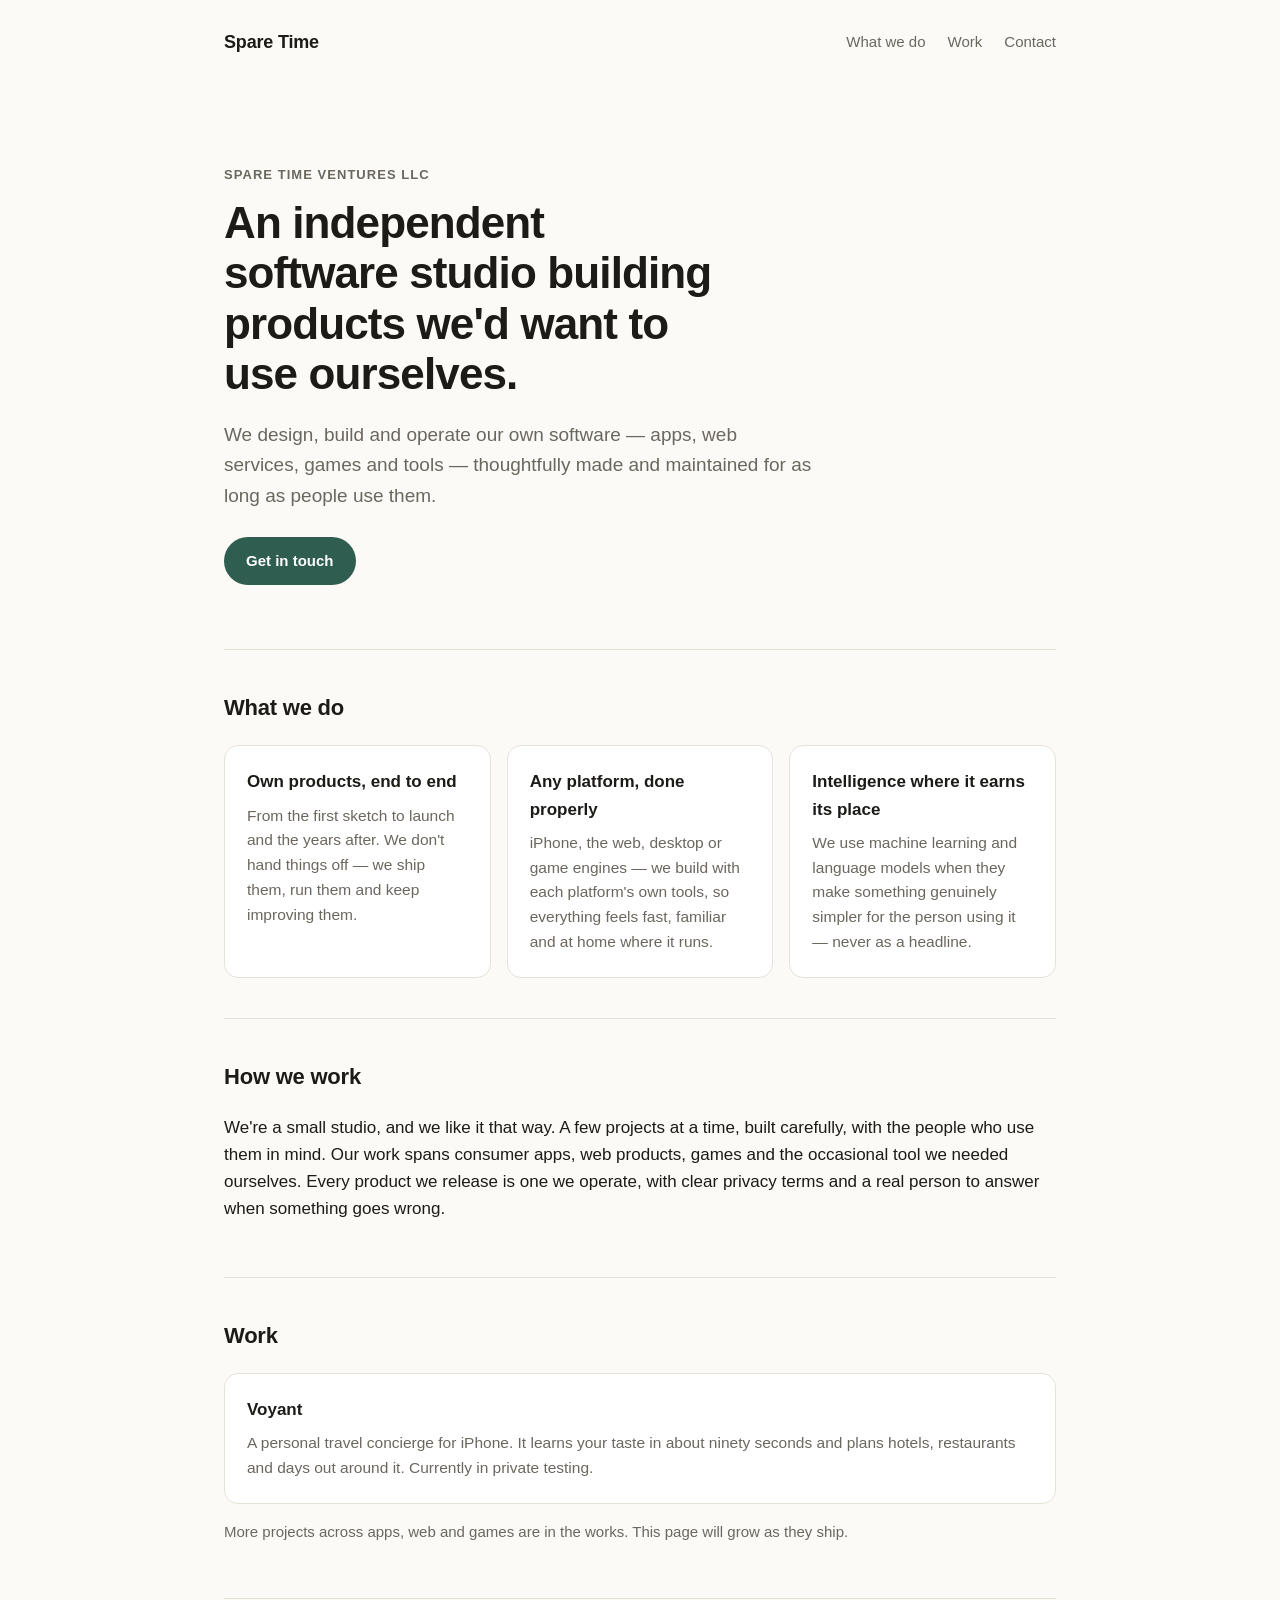
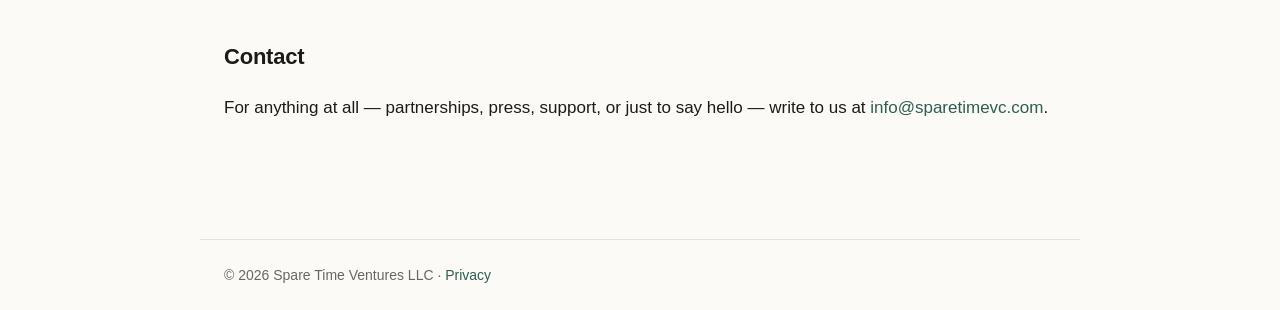
<file: index.html>
<!doctype html>
<html lang="en">
<head>
  <meta charset="utf-8">
  <meta name="viewport" content="width=device-width, initial-scale=1">
  <title>Spare Time — an independent software studio</title>
  <meta name="description" content="Spare Time Ventures LLC is an independent software studio. We design, build and operate our own products — apps, web services, games and tools — made with care.">
  <link rel="icon" href="favicon.svg" type="image/svg+xml">
  <link rel="canonical" href="https://sparetimevc.com/">
  <meta property="og:title" content="Spare Time — an independent software studio">
  <meta property="og:description" content="We design, build and operate our own products — apps, web services, games and tools — made with care.">
  <meta property="og:url" content="https://sparetimevc.com/">
  <meta property="og:type" content="website">
  <link rel="stylesheet" href="style.css">
</head>
<body>
  <header class="top">
    <a class="wordmark" href="./">Spare Time</a>
    <nav>
      <a href="#what">What we do</a>
      <a href="#work">Work</a>
      <a href="#contact">Contact</a>
    </nav>
  </header>

  <main>
    <section class="hero">
      <p class="eyebrow">Spare Time Ventures LLC</p>
      <h1>An independent software studio building products we'd want to use ourselves.</h1>
      <p class="lede">We design, build and operate our own software — apps, web services, games and tools — thoughtfully made and maintained for as long as people use them.</p>
      <a class="button" href="#contact">Get in touch</a>
    </section>

    <section id="what">
      <h2>What we do</h2>
      <div class="grid">
        <article>
          <h3>Own products, end to end</h3>
          <p>From the first sketch to launch and the years after. We don't hand things off — we ship them, run them and keep improving them.</p>
        </article>
        <article>
          <h3>Any platform, done properly</h3>
          <p>iPhone, the web, desktop or game engines — we build with each platform's own tools, so everything feels fast, familiar and at home where it runs.</p>
        </article>
        <article>
          <h3>Intelligence where it earns its place</h3>
          <p>We use machine learning and language models when they make something genuinely simpler for the person using it — never as a headline.</p>
        </article>
      </div>
    </section>

    <section id="how">
      <h2>How we work</h2>
      <p>We're a small studio, and we like it that way. A few projects at a time, built carefully, with the people who use them in mind. Our work spans consumer apps, web products, games and the occasional tool we needed ourselves. Every product we release is one we operate, with clear privacy terms and a real person to answer when something goes wrong.</p>
    </section>

    <section id="work">
      <h2>Work</h2>
      <article class="project">
        <h3>Voyant</h3>
        <p>A personal travel concierge for iPhone. It learns your taste in about ninety seconds and plans hotels, restaurants and days out around it. Currently in private testing.</p>
      </article>
      <p class="muted">More projects across apps, web and games are in the works. This page will grow as they ship.</p>
    </section>

    <section id="contact">
      <h2>Contact</h2>
      <p>For anything at all — partnerships, press, support, or just to say hello — write to us at <a href="mailto:info@sparetimevc.com">info@sparetimevc.com</a>.</p>
    </section>
  </main>

  <footer>
    <p>© 2026 Spare Time Ventures LLC · <a href="privacy.html">Privacy</a></p>
  </footer>
</body>
</html>
</file>
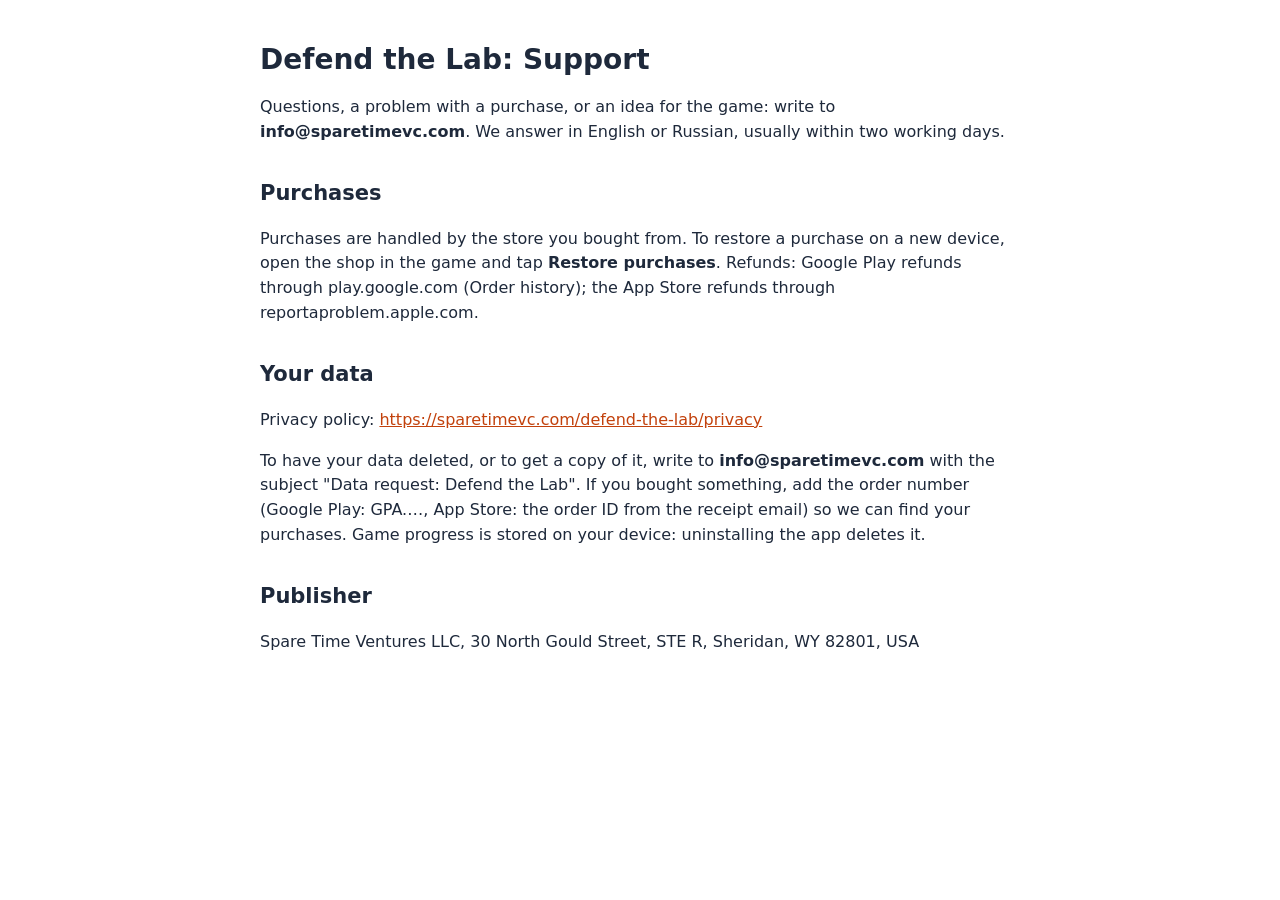
<file: defend-the-lab/index.html>
<!doctype html>
<html lang="en">
<head>
<meta charset="utf-8">
<meta name="viewport" content="width=device-width, initial-scale=1">
<title>Defend the Lab Support</title>
<style>
  body { margin: 0 auto; max-width: 760px; padding: 24px 16px 64px; font: 16px/1.55 -apple-system, system-ui, sans-serif; color: #1e293b; background: #fff; }
  h1 { font-size: 28px; line-height: 1.2; } h2 { font-size: 21px; margin-top: 32px; } h3 { font-size: 17px; }
  a { color: #c2410c; word-break: break-word; }
  table { border-collapse: collapse; width: 100%; display: block; overflow-x: auto; font-size: 14px; }
  th, td { border: 1px solid #e2e8f0; padding: 6px 8px; text-align: left; vertical-align: top; }
  th { background: #f8fafc; }
  @media (prefers-color-scheme: dark) { body { background: #0f172a; color: #e2e8f0; } a { color: #fb923c; } th { background: #1e293b; } th, td { border-color: #334155; } }
</style>
</head>
<body>
<h1>Defend the Lab: Support</h1>
<p>Questions, a problem with a purchase, or an idea for the game: write to <strong>info@sparetimevc.com</strong>. We answer in English or Russian, usually within two working days.</p>
<h2>Purchases</h2>
<p>Purchases are handled by the store you bought from. To restore a purchase on a new device, open the shop in the game and tap <strong>Restore purchases</strong>. Refunds: Google Play refunds through play.google.com (Order history); the App Store refunds through reportaproblem.apple.com.</p>
<h2>Your data</h2>
<p>Privacy policy: <a href="https://sparetimevc.com/defend-the-lab/privacy">https://sparetimevc.com/defend-the-lab/privacy</a></p>
<p>To have your data deleted, or to get a copy of it, write to <strong>info@sparetimevc.com</strong> with the subject "Data request: Defend the Lab". If you bought something, add the order number (Google Play: GPA.…, App Store: the order ID from the receipt email) so we can find your purchases. Game progress is stored on your device: uninstalling the app deletes it.</p>
<h2>Publisher</h2>
<p>Spare Time Ventures LLC, 30 North Gould Street, STE R, Sheridan, WY 82801, USA</p>
</body>
</html>
</file>
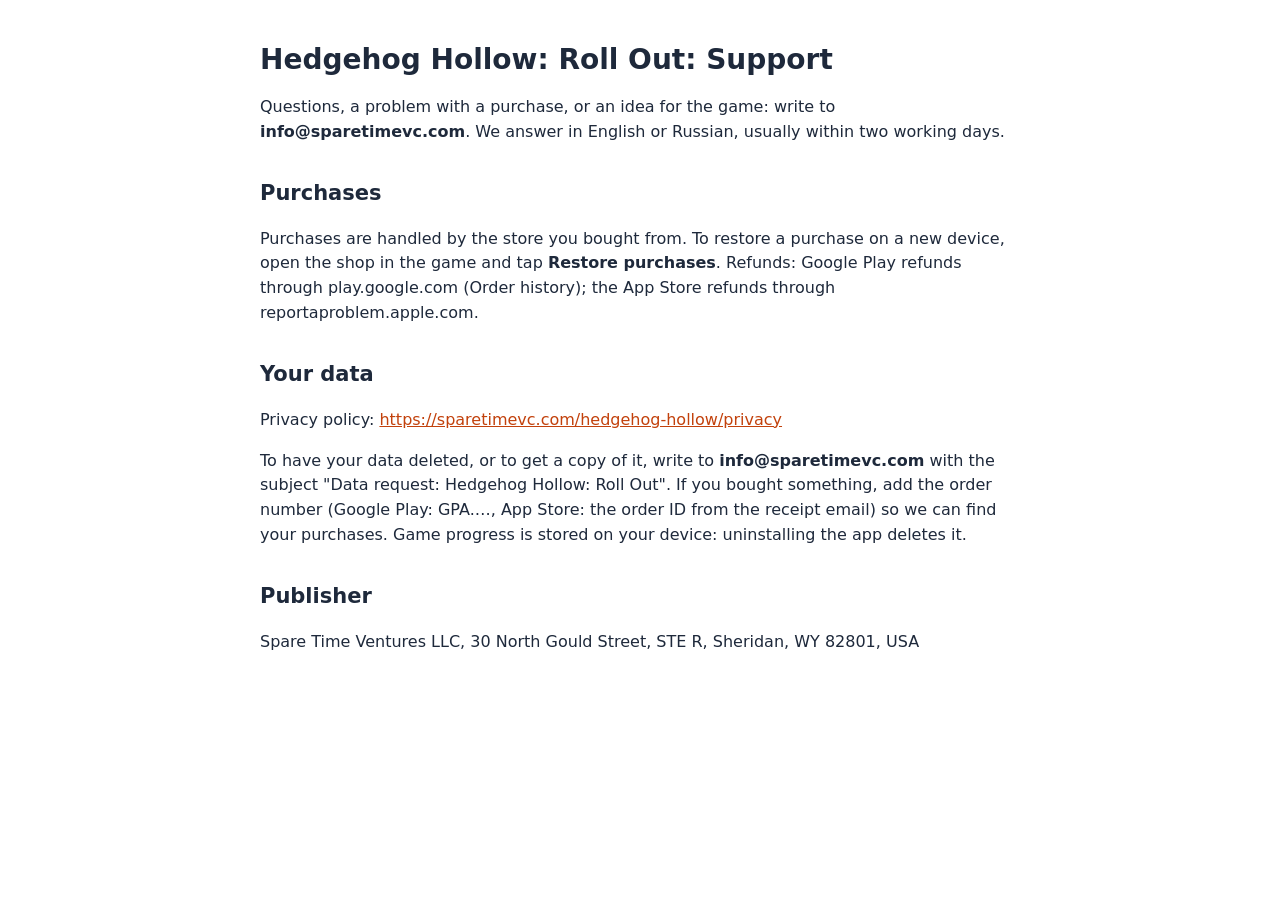
<file: hedgehog-hollow/index.html>
<!doctype html>
<html lang="en">
<head>
<meta charset="utf-8">
<meta name="viewport" content="width=device-width, initial-scale=1">
<title>Hedgehog Hollow: Roll Out Support</title>
<style>
  body { margin: 0 auto; max-width: 760px; padding: 24px 16px 64px; font: 16px/1.55 -apple-system, system-ui, sans-serif; color: #1e293b; background: #fff; }
  h1 { font-size: 28px; line-height: 1.2; } h2 { font-size: 21px; margin-top: 32px; } h3 { font-size: 17px; }
  a { color: #c2410c; word-break: break-word; }
  table { border-collapse: collapse; width: 100%; display: block; overflow-x: auto; font-size: 14px; }
  th, td { border: 1px solid #e2e8f0; padding: 6px 8px; text-align: left; vertical-align: top; }
  th { background: #f8fafc; }
  @media (prefers-color-scheme: dark) { body { background: #0f172a; color: #e2e8f0; } a { color: #fb923c; } th { background: #1e293b; } th, td { border-color: #334155; } }
</style>
</head>
<body>
<h1>Hedgehog Hollow: Roll Out: Support</h1>
<p>Questions, a problem with a purchase, or an idea for the game: write to <strong>info@sparetimevc.com</strong>. We answer in English or Russian, usually within two working days.</p>
<h2>Purchases</h2>
<p>Purchases are handled by the store you bought from. To restore a purchase on a new device, open the shop in the game and tap <strong>Restore purchases</strong>. Refunds: Google Play refunds through play.google.com (Order history); the App Store refunds through reportaproblem.apple.com.</p>
<h2>Your data</h2>
<p>Privacy policy: <a href="https://sparetimevc.com/hedgehog-hollow/privacy">https://sparetimevc.com/hedgehog-hollow/privacy</a></p>
<p>To have your data deleted, or to get a copy of it, write to <strong>info@sparetimevc.com</strong> with the subject "Data request: Hedgehog Hollow: Roll Out". If you bought something, add the order number (Google Play: GPA.…, App Store: the order ID from the receipt email) so we can find your purchases. Game progress is stored on your device: uninstalling the app deletes it.</p>
<h2>Publisher</h2>
<p>Spare Time Ventures LLC, 30 North Gould Street, STE R, Sheridan, WY 82801, USA</p>
</body>
</html>
</file>
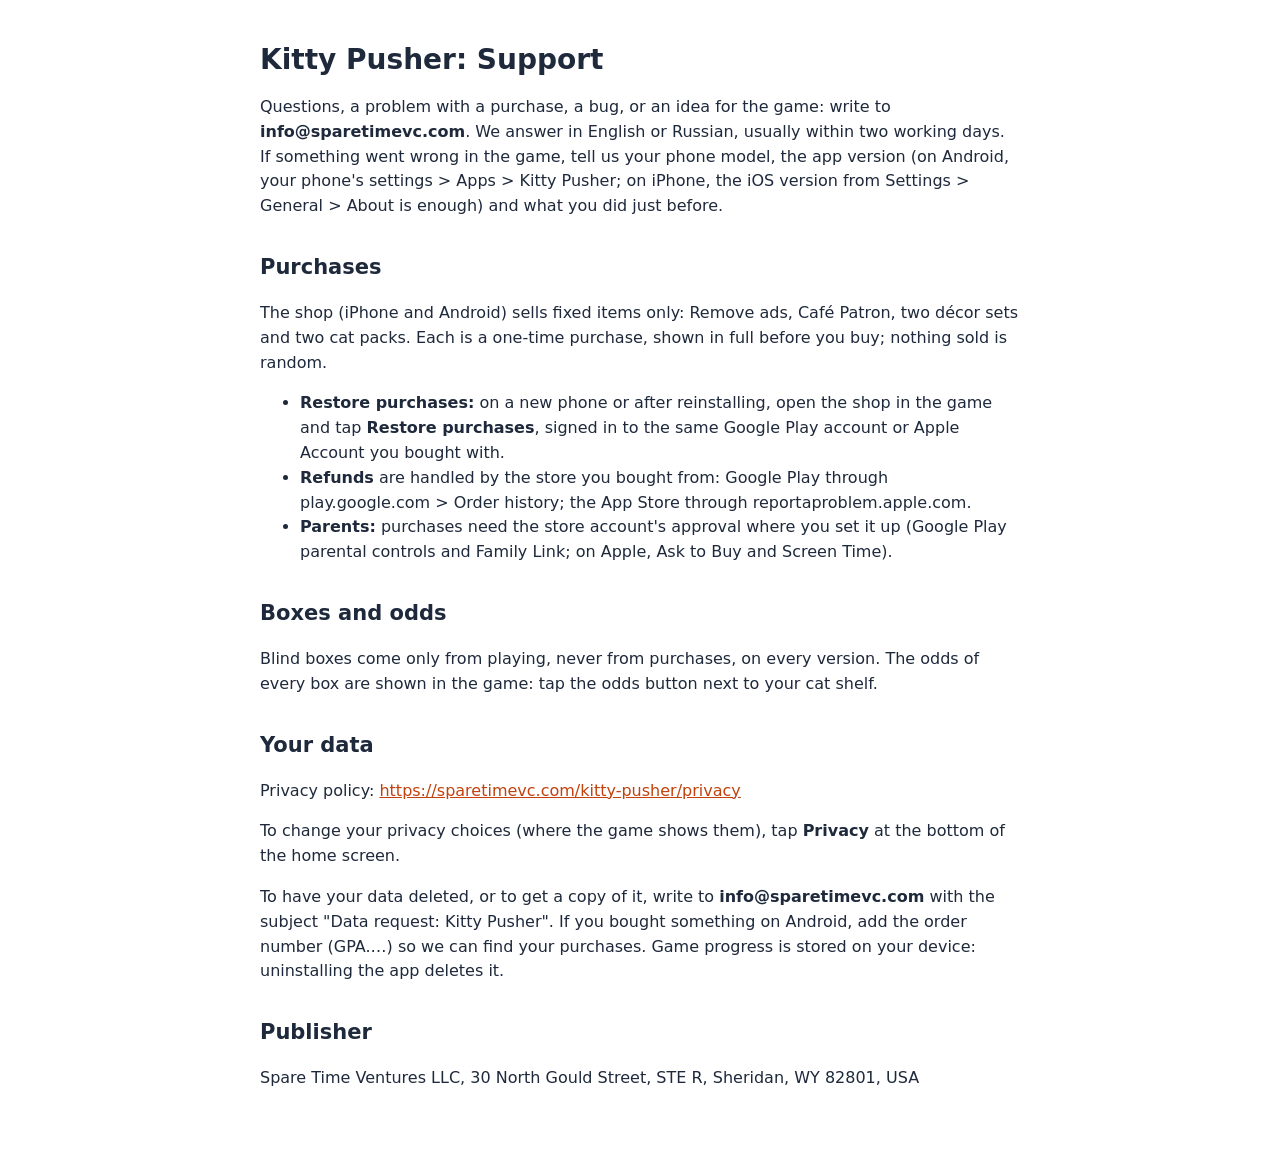
<file: kitty-pusher/index.html>
<!doctype html>
<html lang="en">
<head>
<meta charset="utf-8">
<meta name="viewport" content="width=device-width, initial-scale=1">
<title>Kitty Pusher Support</title>
<style>
  body { margin: 0 auto; max-width: 760px; padding: 24px 16px 64px; font: 16px/1.55 -apple-system, system-ui, sans-serif; color: #1e293b; background: #fff; }
  h1 { font-size: 28px; line-height: 1.2; } h2 { font-size: 21px; margin-top: 32px; } h3 { font-size: 17px; }
  a { color: #c2410c; word-break: break-word; }
  table { border-collapse: collapse; width: 100%; display: block; overflow-x: auto; font-size: 14px; }
  th, td { border: 1px solid #e2e8f0; padding: 6px 8px; text-align: left; vertical-align: top; }
  th { background: #f8fafc; }
  @media (prefers-color-scheme: dark) { body { background: #0f172a; color: #e2e8f0; } a { color: #fb923c; } th { background: #1e293b; } th, td { border-color: #334155; } }
</style>
</head>
<body>
<h1>Kitty Pusher: Support</h1>
<p>Questions, a problem with a purchase, a bug, or an idea for the game: write to <strong>info@sparetimevc.com</strong>. We answer in English or Russian, usually within two working days. If something went wrong in the game, tell us your phone model, the app version (on Android, your phone's settings &gt; Apps &gt; Kitty Pusher; on iPhone, the iOS version from Settings &gt; General &gt; About is enough) and what you did just before.</p>
<h2>Purchases</h2>
<p>The shop (iPhone and Android) sells fixed items only: Remove ads, Café Patron, two décor sets and two cat packs. Each is a one-time purchase, shown in full before you buy; nothing sold is random.</p>
<ul><li><strong>Restore purchases:</strong> on a new phone or after reinstalling, open the shop in the game and tap <strong>Restore purchases</strong>, signed in to the same Google Play account or Apple Account you bought with.</li><li><strong>Refunds</strong> are handled by the store you bought from: Google Play through play.google.com &gt; Order history; the App Store through reportaproblem.apple.com.</li><li><strong>Parents:</strong> purchases need the store account's approval where you set it up (Google Play parental controls and Family Link; on Apple, Ask to Buy and Screen Time).</li></ul>
<h2>Boxes and odds</h2>
<p>Blind boxes come only from playing, never from purchases, on every version. The odds of every box are shown in the game: tap the odds button next to your cat shelf.</p>
<h2>Your data</h2>
<p>Privacy policy: <a href="https://sparetimevc.com/kitty-pusher/privacy">https://sparetimevc.com/kitty-pusher/privacy</a></p>
<p>To change your privacy choices (where the game shows them), tap <strong>Privacy</strong> at the bottom of the home screen.</p>
<p>To have your data deleted, or to get a copy of it, write to <strong>info@sparetimevc.com</strong> with the subject "Data request: Kitty Pusher". If you bought something on Android, add the order number (GPA.…) so we can find your purchases. Game progress is stored on your device: uninstalling the app deletes it.</p>
<h2>Publisher</h2>
<p>Spare Time Ventures LLC, 30 North Gould Street, STE R, Sheridan, WY 82801, USA</p>
</body>
</html>
</file>
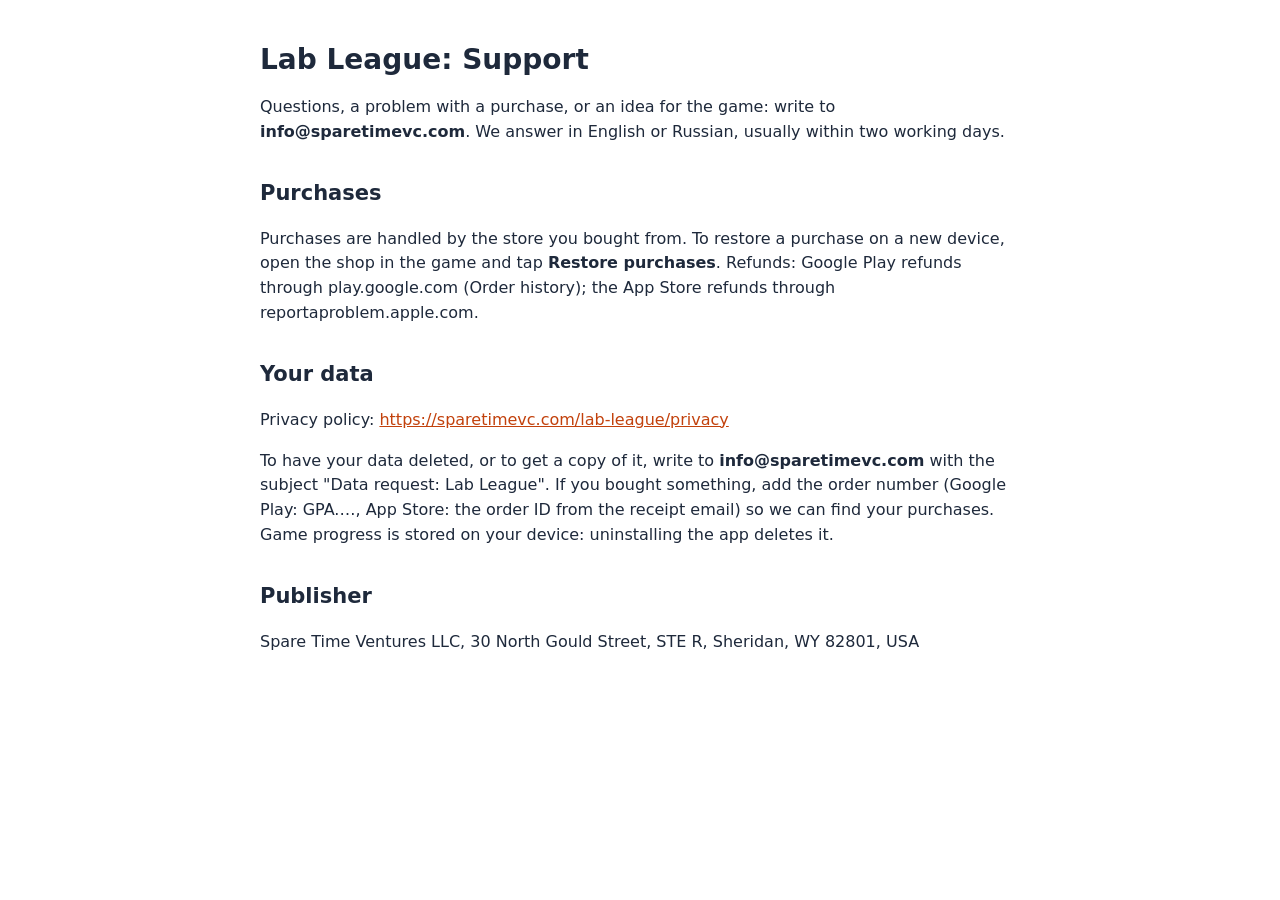
<file: lab-league/index.html>
<!doctype html>
<html lang="en">
<head>
<meta charset="utf-8">
<meta name="viewport" content="width=device-width, initial-scale=1">
<title>Lab League Support</title>
<style>
  body { margin: 0 auto; max-width: 760px; padding: 24px 16px 64px; font: 16px/1.55 -apple-system, system-ui, sans-serif; color: #1e293b; background: #fff; }
  h1 { font-size: 28px; line-height: 1.2; } h2 { font-size: 21px; margin-top: 32px; } h3 { font-size: 17px; }
  a { color: #c2410c; word-break: break-word; }
  table { border-collapse: collapse; width: 100%; display: block; overflow-x: auto; font-size: 14px; }
  th, td { border: 1px solid #e2e8f0; padding: 6px 8px; text-align: left; vertical-align: top; }
  th { background: #f8fafc; }
  @media (prefers-color-scheme: dark) { body { background: #0f172a; color: #e2e8f0; } a { color: #fb923c; } th { background: #1e293b; } th, td { border-color: #334155; } }
</style>
</head>
<body>
<h1>Lab League: Support</h1>
<p>Questions, a problem with a purchase, or an idea for the game: write to <strong>info@sparetimevc.com</strong>. We answer in English or Russian, usually within two working days.</p>
<h2>Purchases</h2>
<p>Purchases are handled by the store you bought from. To restore a purchase on a new device, open the shop in the game and tap <strong>Restore purchases</strong>. Refunds: Google Play refunds through play.google.com (Order history); the App Store refunds through reportaproblem.apple.com.</p>
<h2>Your data</h2>
<p>Privacy policy: <a href="https://sparetimevc.com/lab-league/privacy">https://sparetimevc.com/lab-league/privacy</a></p>
<p>To have your data deleted, or to get a copy of it, write to <strong>info@sparetimevc.com</strong> with the subject "Data request: Lab League". If you bought something, add the order number (Google Play: GPA.…, App Store: the order ID from the receipt email) so we can find your purchases. Game progress is stored on your device: uninstalling the app deletes it.</p>
<h2>Publisher</h2>
<p>Spare Time Ventures LLC, 30 North Gould Street, STE R, Sheridan, WY 82801, USA</p>
</body>
</html>
</file>
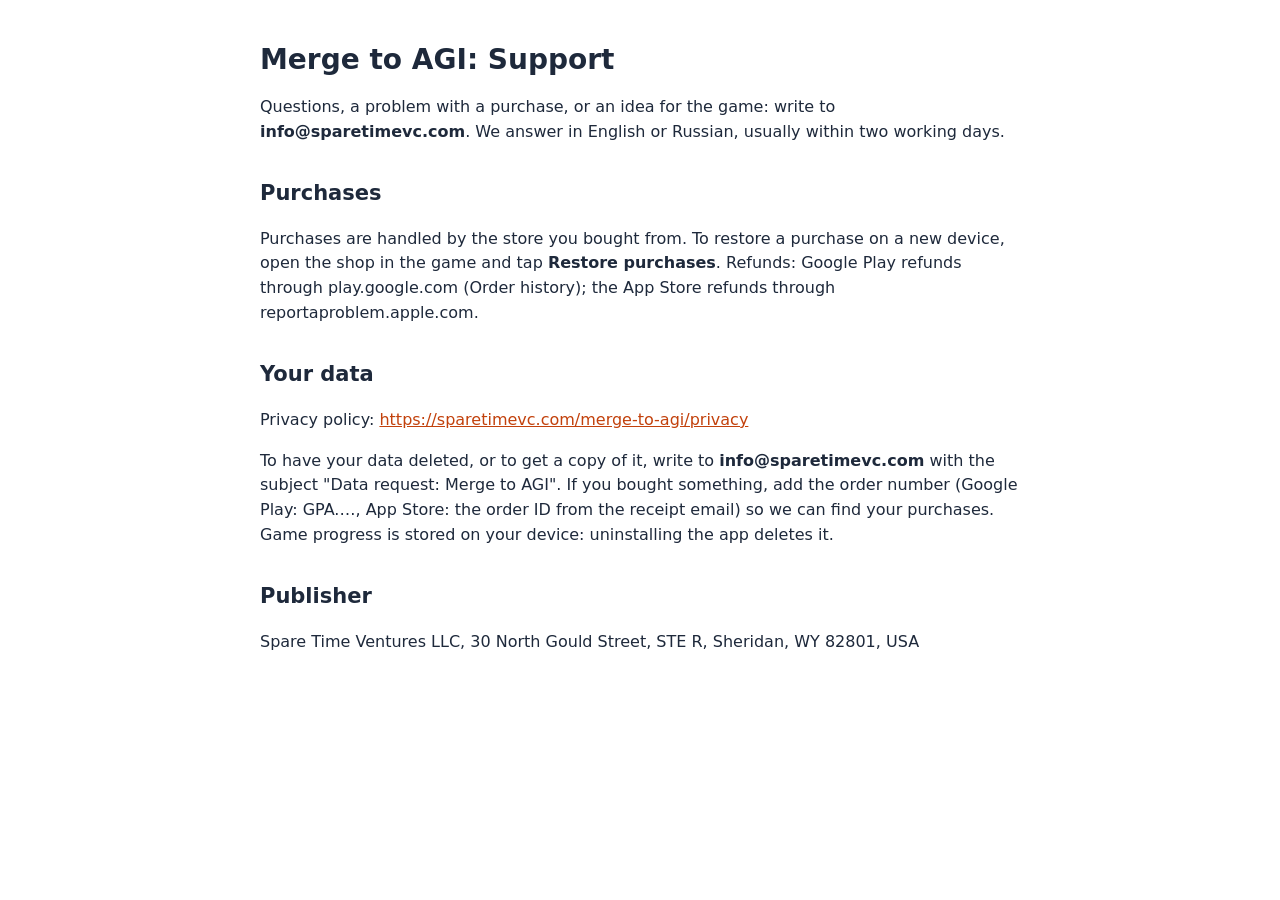
<file: merge-to-agi/index.html>
<!doctype html>
<html lang="en">
<head>
<meta charset="utf-8">
<meta name="viewport" content="width=device-width, initial-scale=1">
<title>Merge to AGI Support</title>
<style>
  body { margin: 0 auto; max-width: 760px; padding: 24px 16px 64px; font: 16px/1.55 -apple-system, system-ui, sans-serif; color: #1e293b; background: #fff; }
  h1 { font-size: 28px; line-height: 1.2; } h2 { font-size: 21px; margin-top: 32px; } h3 { font-size: 17px; }
  a { color: #c2410c; word-break: break-word; }
  table { border-collapse: collapse; width: 100%; display: block; overflow-x: auto; font-size: 14px; }
  th, td { border: 1px solid #e2e8f0; padding: 6px 8px; text-align: left; vertical-align: top; }
  th { background: #f8fafc; }
  @media (prefers-color-scheme: dark) { body { background: #0f172a; color: #e2e8f0; } a { color: #fb923c; } th { background: #1e293b; } th, td { border-color: #334155; } }
</style>
</head>
<body>
<h1>Merge to AGI: Support</h1>
<p>Questions, a problem with a purchase, or an idea for the game: write to <strong>info@sparetimevc.com</strong>. We answer in English or Russian, usually within two working days.</p>
<h2>Purchases</h2>
<p>Purchases are handled by the store you bought from. To restore a purchase on a new device, open the shop in the game and tap <strong>Restore purchases</strong>. Refunds: Google Play refunds through play.google.com (Order history); the App Store refunds through reportaproblem.apple.com.</p>
<h2>Your data</h2>
<p>Privacy policy: <a href="https://sparetimevc.com/merge-to-agi/privacy">https://sparetimevc.com/merge-to-agi/privacy</a></p>
<p>To have your data deleted, or to get a copy of it, write to <strong>info@sparetimevc.com</strong> with the subject "Data request: Merge to AGI". If you bought something, add the order number (Google Play: GPA.…, App Store: the order ID from the receipt email) so we can find your purchases. Game progress is stored on your device: uninstalling the app deletes it.</p>
<h2>Publisher</h2>
<p>Spare Time Ventures LLC, 30 North Gould Street, STE R, Sheridan, WY 82801, USA</p>
</body>
</html>
</file>
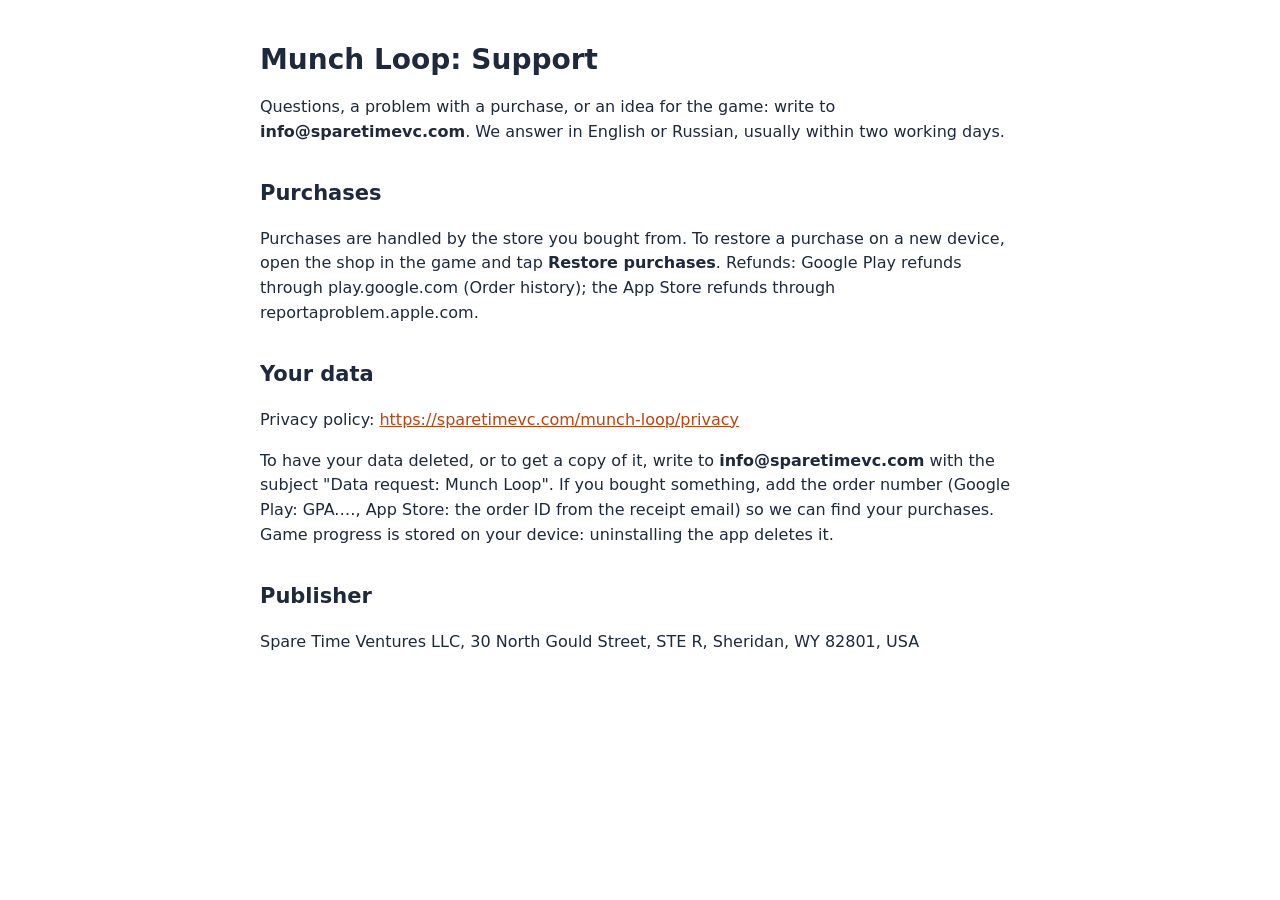
<file: munch-loop/index.html>
<!doctype html>
<html lang="en">
<head>
<meta charset="utf-8">
<meta name="viewport" content="width=device-width, initial-scale=1">
<title>Munch Loop Support</title>
<style>
  body { margin: 0 auto; max-width: 760px; padding: 24px 16px 64px; font: 16px/1.55 -apple-system, system-ui, sans-serif; color: #1e293b; background: #fff; }
  h1 { font-size: 28px; line-height: 1.2; } h2 { font-size: 21px; margin-top: 32px; } h3 { font-size: 17px; }
  a { color: #c2410c; word-break: break-word; }
  table { border-collapse: collapse; width: 100%; display: block; overflow-x: auto; font-size: 14px; }
  th, td { border: 1px solid #e2e8f0; padding: 6px 8px; text-align: left; vertical-align: top; }
  th { background: #f8fafc; }
  @media (prefers-color-scheme: dark) { body { background: #0f172a; color: #e2e8f0; } a { color: #fb923c; } th { background: #1e293b; } th, td { border-color: #334155; } }
</style>
</head>
<body>
<h1>Munch Loop: Support</h1>
<p>Questions, a problem with a purchase, or an idea for the game: write to <strong>info@sparetimevc.com</strong>. We answer in English or Russian, usually within two working days.</p>
<h2>Purchases</h2>
<p>Purchases are handled by the store you bought from. To restore a purchase on a new device, open the shop in the game and tap <strong>Restore purchases</strong>. Refunds: Google Play refunds through play.google.com (Order history); the App Store refunds through reportaproblem.apple.com.</p>
<h2>Your data</h2>
<p>Privacy policy: <a href="https://sparetimevc.com/munch-loop/privacy">https://sparetimevc.com/munch-loop/privacy</a></p>
<p>To have your data deleted, or to get a copy of it, write to <strong>info@sparetimevc.com</strong> with the subject "Data request: Munch Loop". If you bought something, add the order number (Google Play: GPA.…, App Store: the order ID from the receipt email) so we can find your purchases. Game progress is stored on your device: uninstalling the app deletes it.</p>
<h2>Publisher</h2>
<p>Spare Time Ventures LLC, 30 North Gould Street, STE R, Sheridan, WY 82801, USA</p>
</body>
</html>
</file>
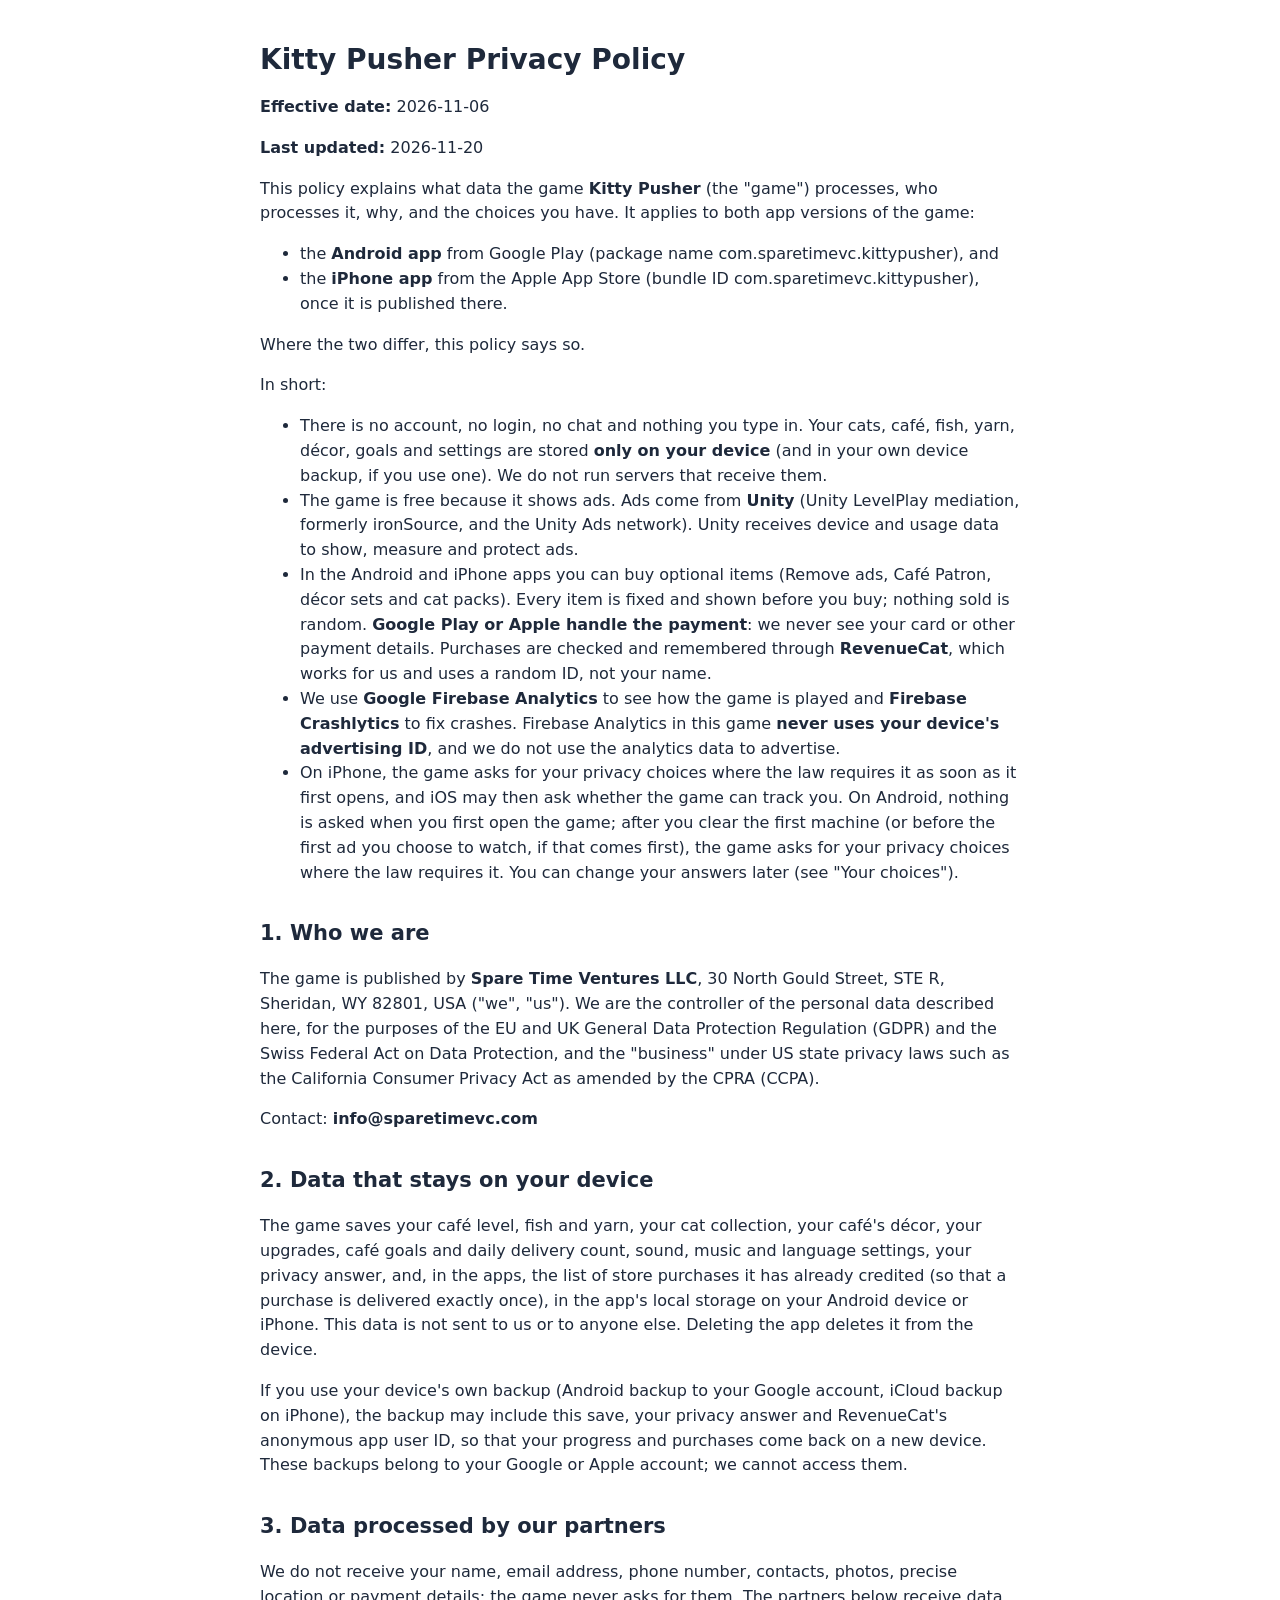
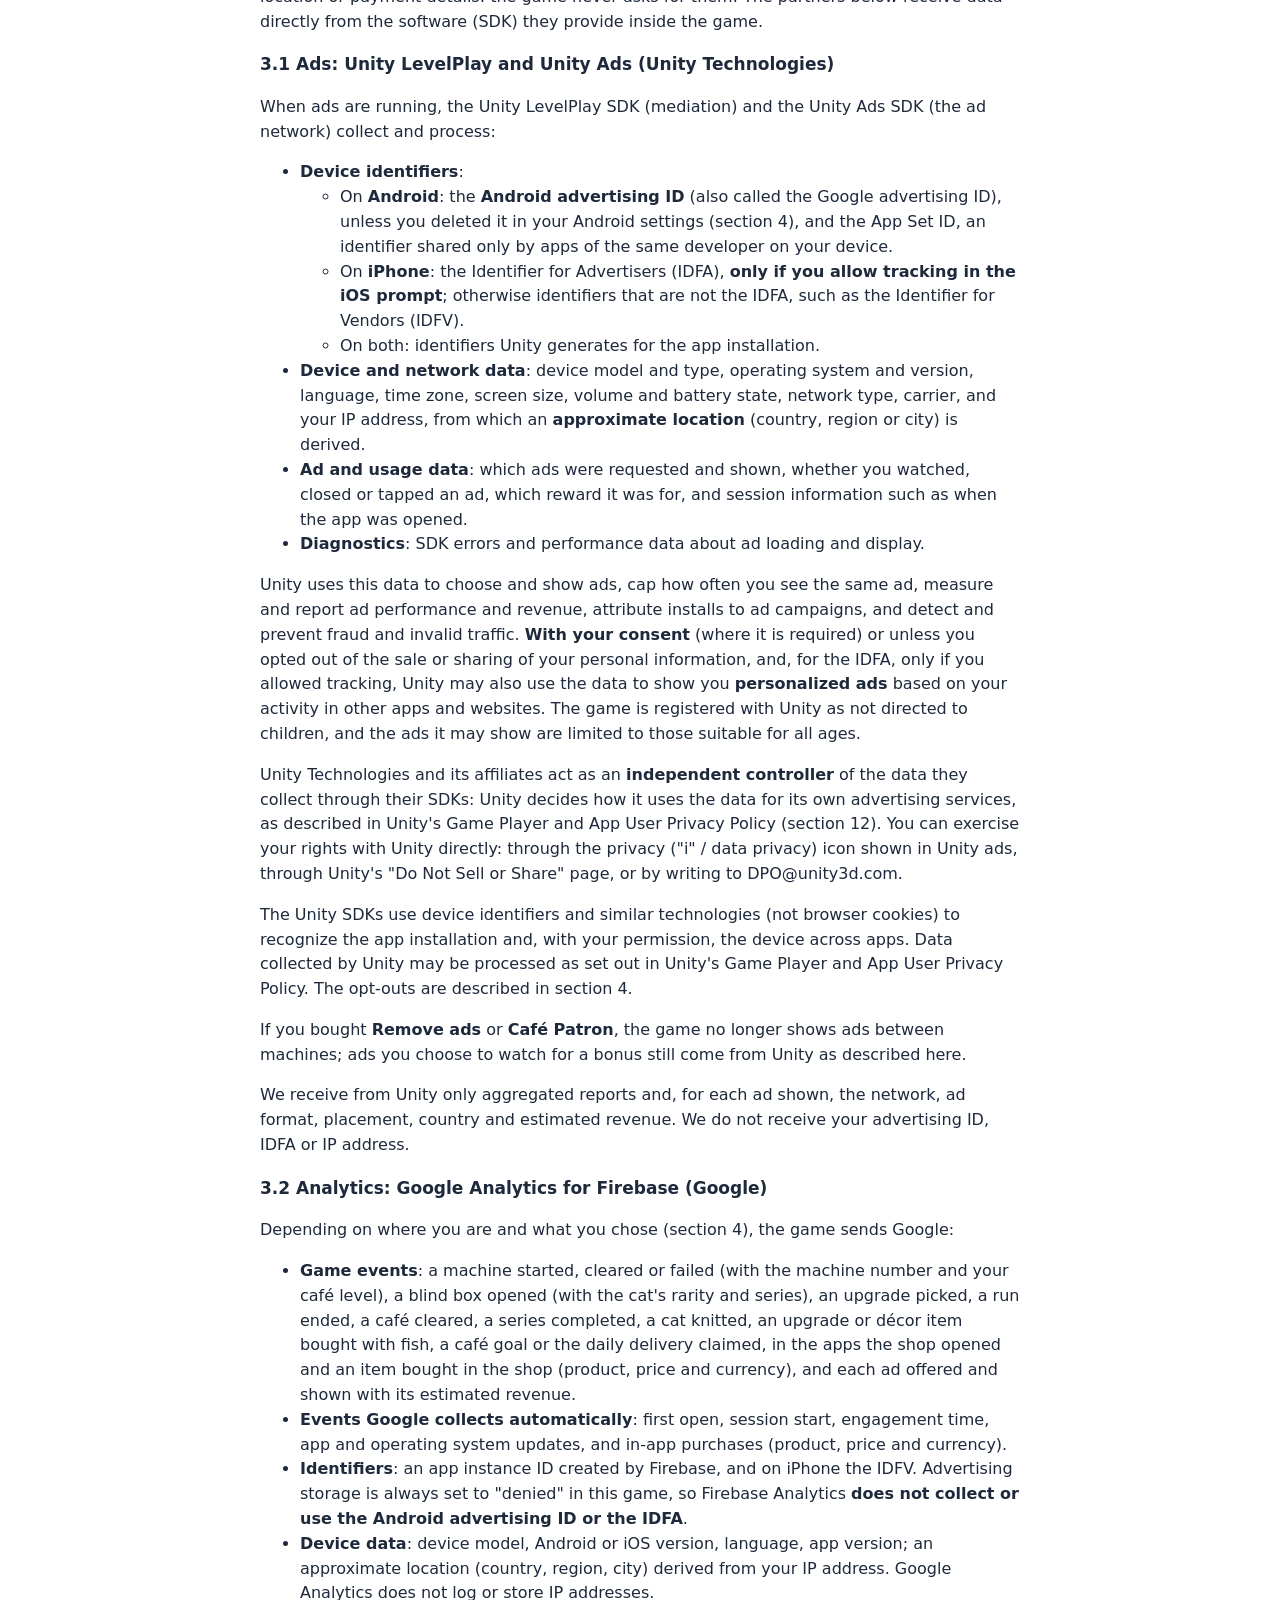
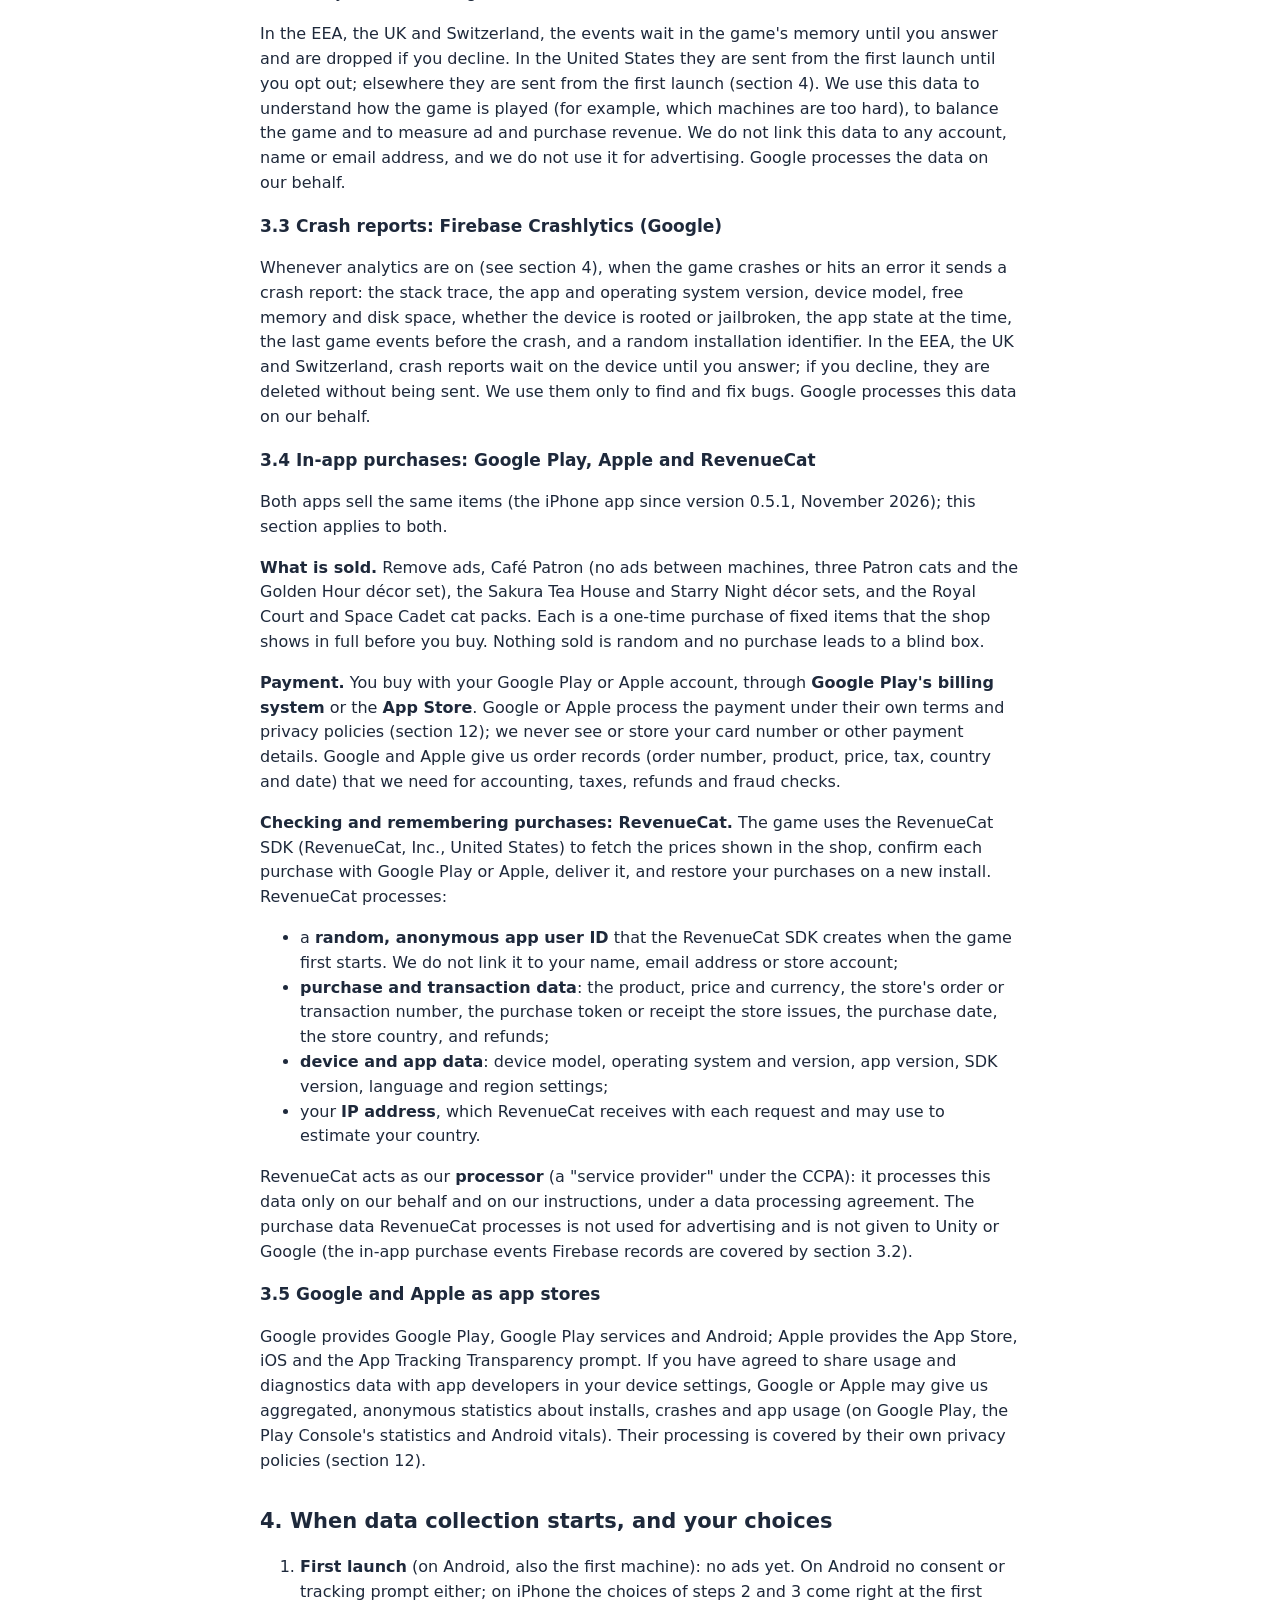
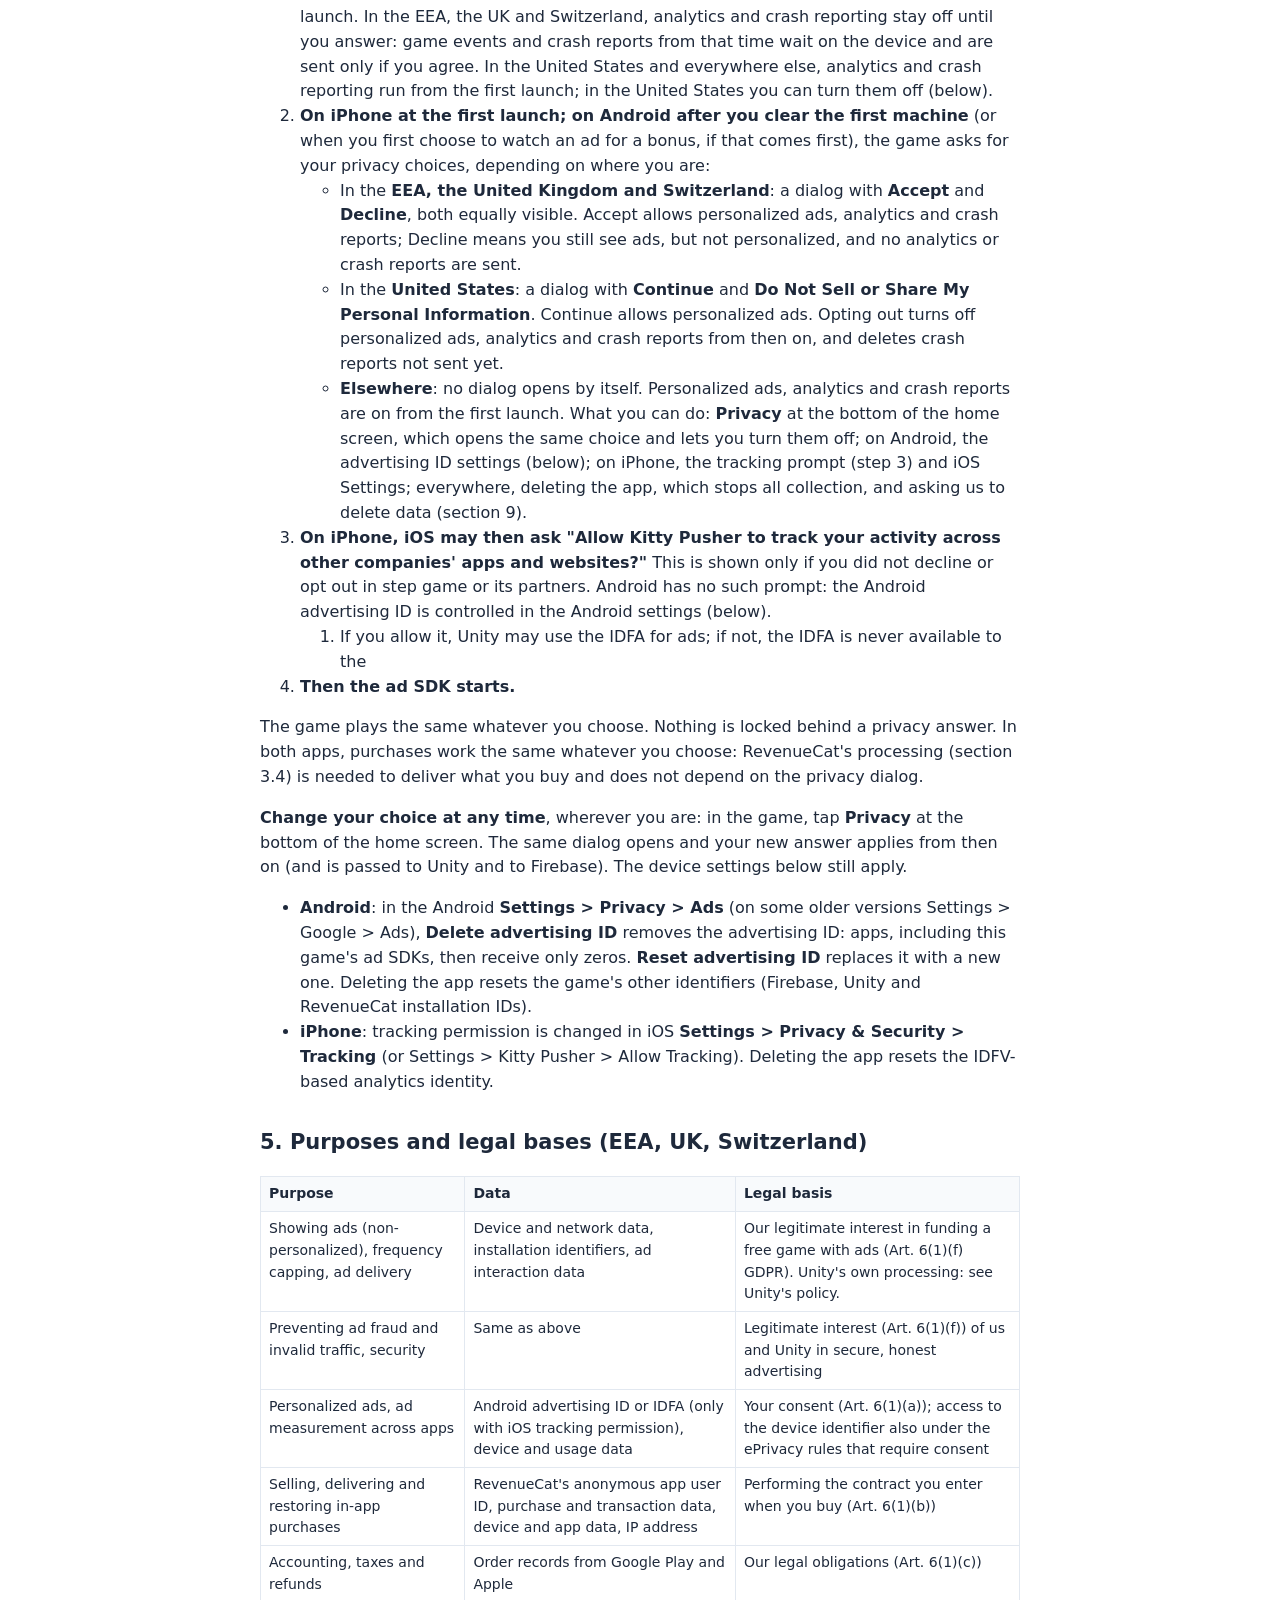
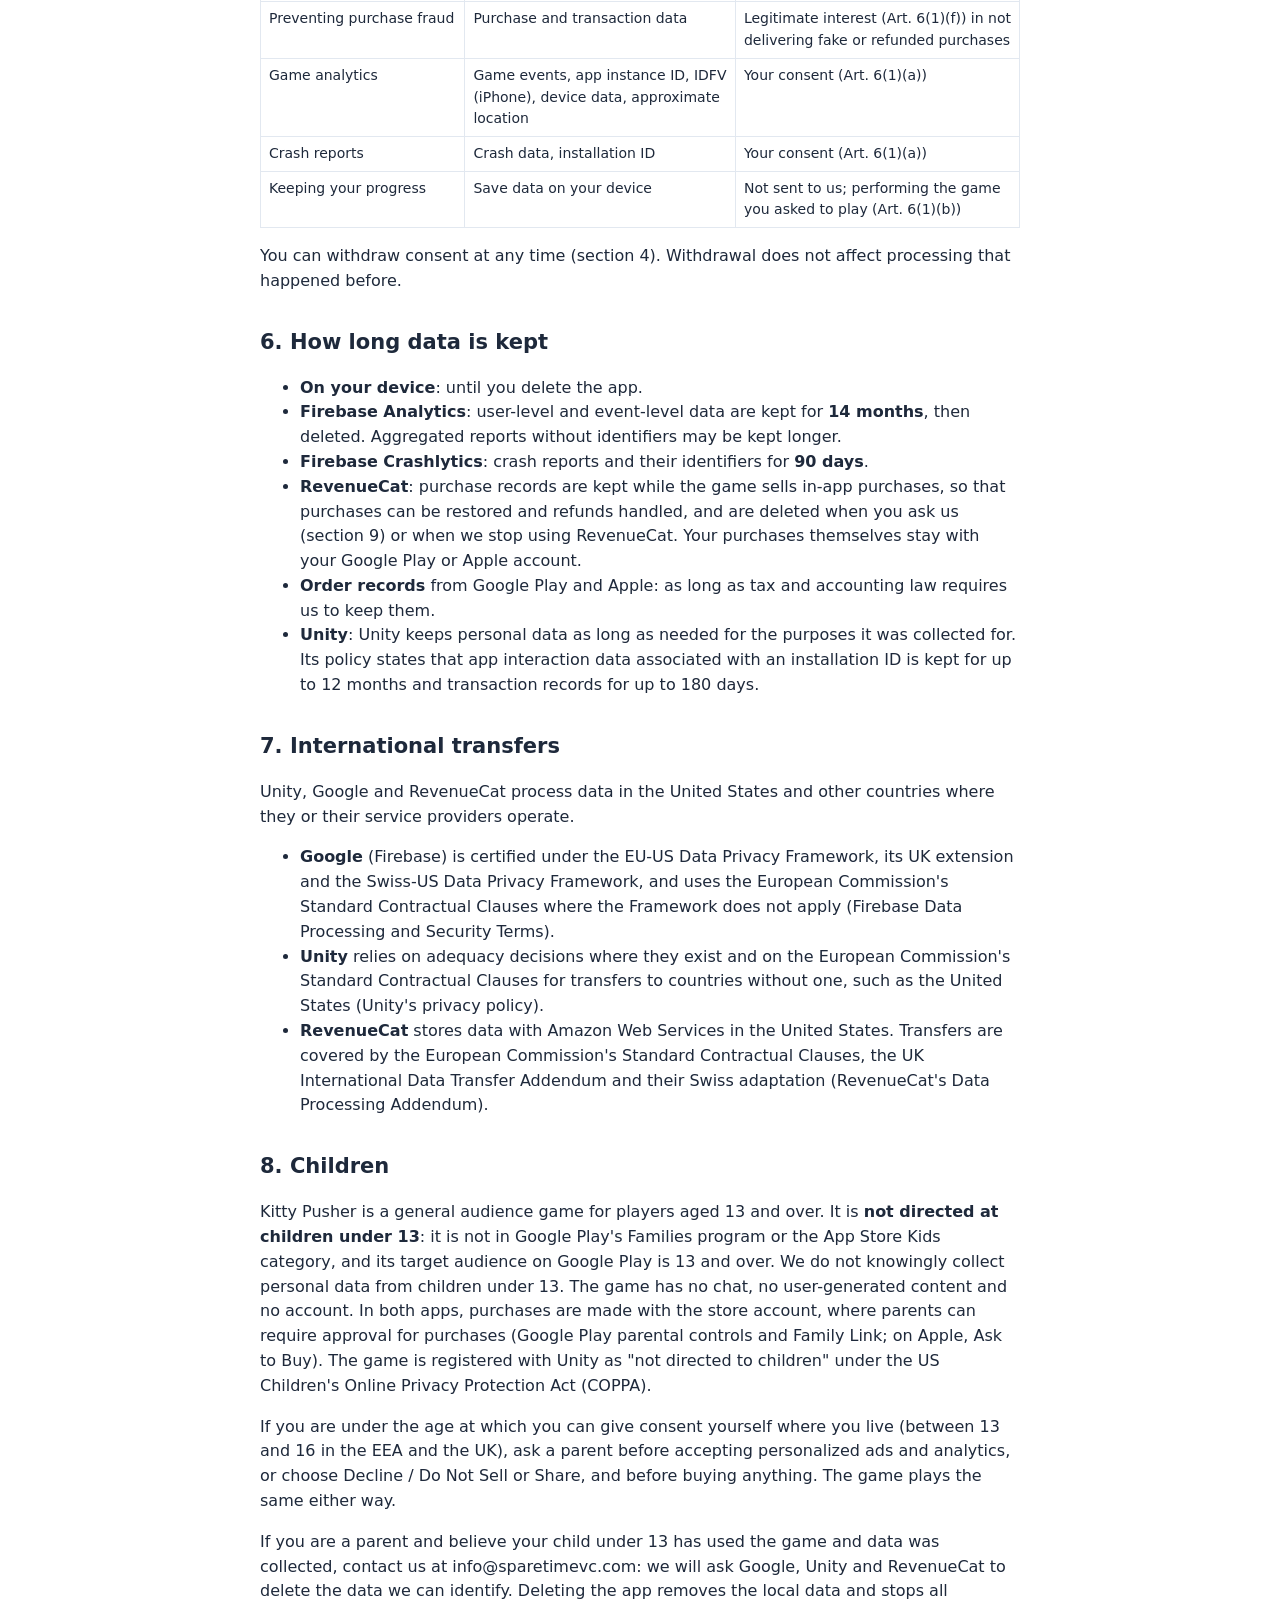
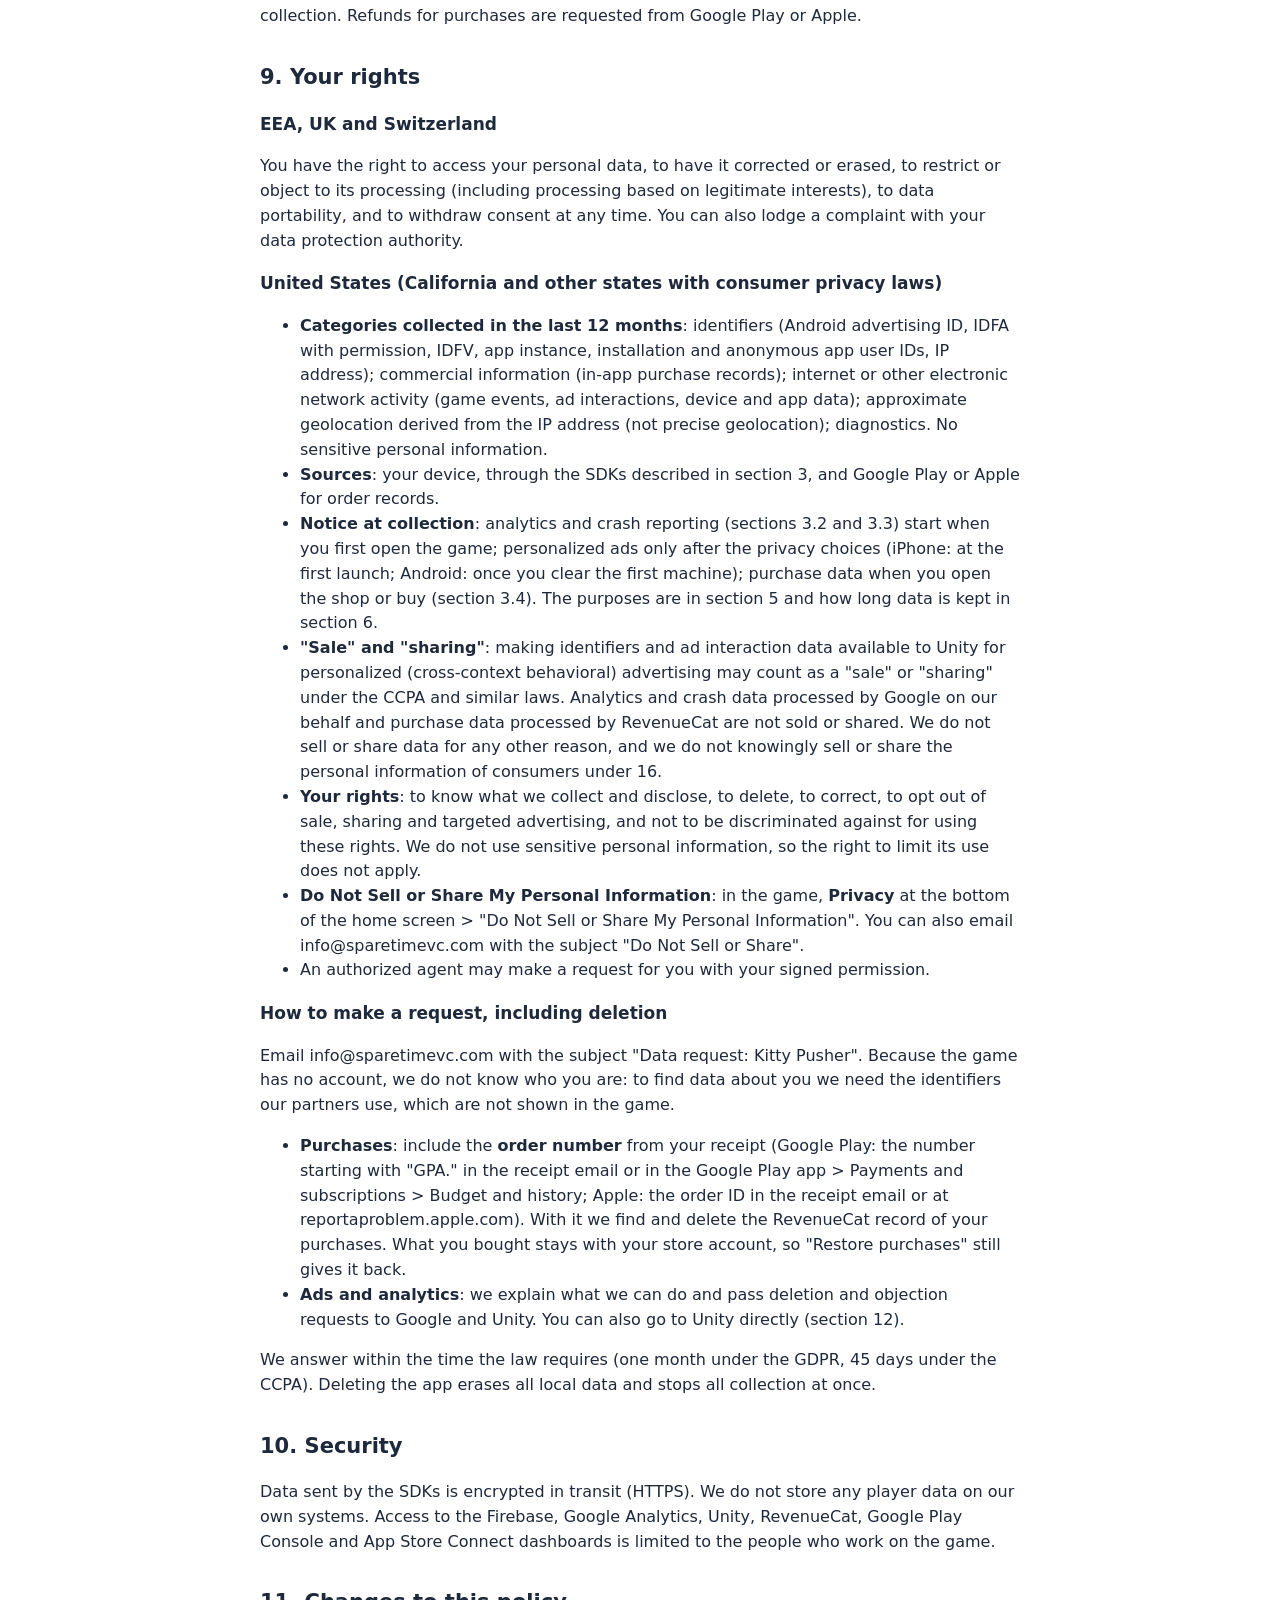
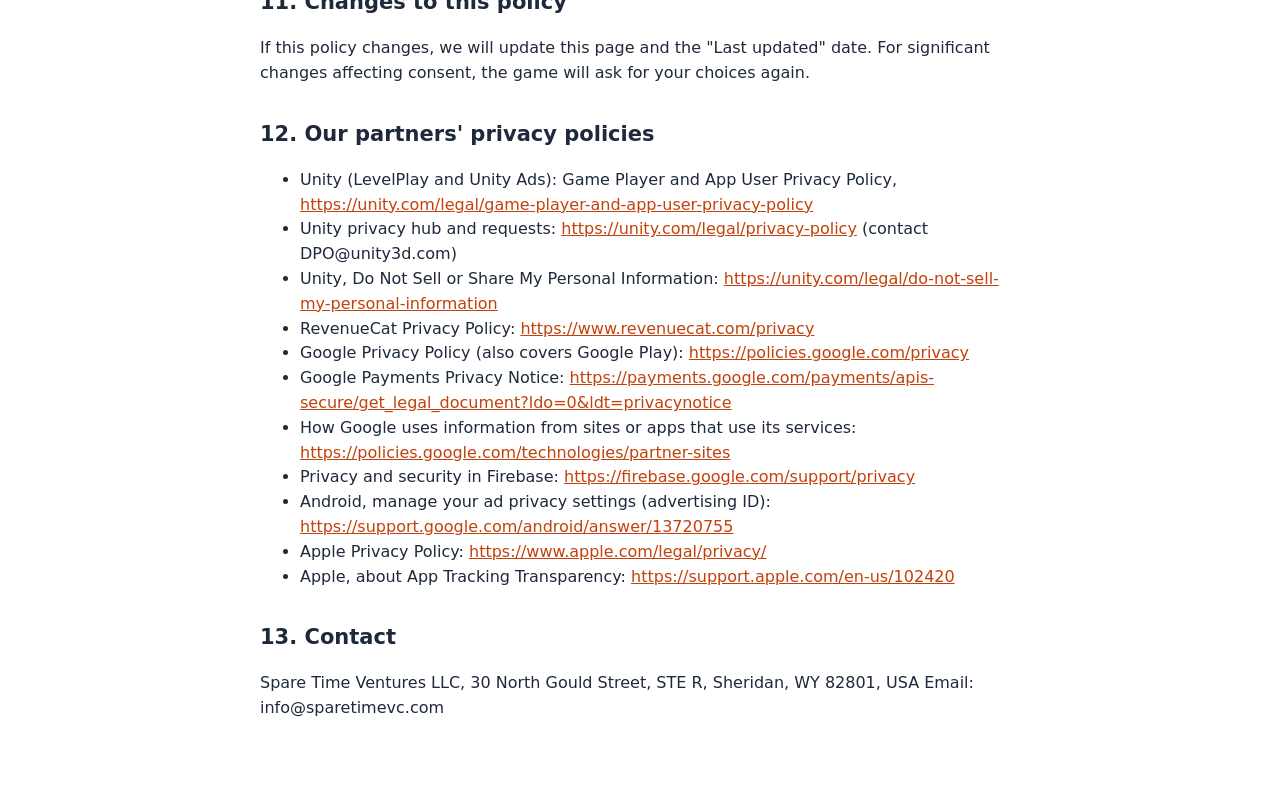
<file: kitty-pusher/privacy/index.html>
<!doctype html>
<html lang="en">
<head>
<meta charset="utf-8">
<meta name="viewport" content="width=device-width, initial-scale=1">
<title>Kitty Pusher Privacy Policy</title>
<style>
  body { margin: 0 auto; max-width: 760px; padding: 24px 16px 64px; font: 16px/1.55 -apple-system, system-ui, sans-serif; color: #1e293b; background: #fff; }
  h1 { font-size: 28px; line-height: 1.2; } h2 { font-size: 21px; margin-top: 32px; } h3 { font-size: 17px; }
  a { color: #c2410c; word-break: break-word; }
  table { border-collapse: collapse; width: 100%; display: block; overflow-x: auto; font-size: 14px; }
  th, td { border: 1px solid #e2e8f0; padding: 6px 8px; text-align: left; vertical-align: top; }
  th { background: #f8fafc; }
  @media (prefers-color-scheme: dark) { body { background: #0f172a; color: #e2e8f0; } a { color: #fb923c; } th { background: #1e293b; } th, td { border-color: #334155; } }
</style>
</head>
<body>
<h1>Kitty Pusher Privacy Policy</h1>
<p><strong>Effective date:</strong> 2026-11-06</p>
<p><strong>Last updated:</strong> 2026-11-20</p>
<p>This policy explains what data the game <strong>Kitty Pusher</strong> (the "game") processes, who processes it, why, and the choices you have. It applies to both app versions of the game:</p>
<ul><li>the <strong>Android app</strong> from Google Play (package name com.sparetimevc.kittypusher), and</li><li>the <strong>iPhone app</strong> from the Apple App Store (bundle ID com.sparetimevc.kittypusher), once it is published there.</li></ul>
<p>Where the two differ, this policy says so.</p>
<p>In short:</p>
<ul><li>There is no account, no login, no chat and nothing you type in. Your cats, café, fish, yarn, décor, goals and settings are stored <strong>only on your device</strong> (and in your own device backup, if you use one). We do not run servers that receive them.</li><li>The game is free because it shows ads. Ads come from <strong>Unity</strong> (Unity LevelPlay mediation, formerly ironSource, and the Unity Ads network). Unity receives device and usage data to show, measure and protect ads.</li><li>In the Android and iPhone apps you can buy optional items (Remove ads, Café Patron, décor sets and cat packs). Every item is fixed and shown before you buy; nothing sold is random. <strong>Google Play or Apple handle the payment</strong>: we never see your card or other payment details. Purchases are checked and remembered through <strong>RevenueCat</strong>, which works for us and uses a random ID, not your name.</li><li>We use <strong>Google Firebase Analytics</strong> to see how the game is played and <strong>Firebase Crashlytics</strong> to fix crashes. Firebase Analytics in this game <strong>never uses your device's advertising ID</strong>, and we do not use the analytics data to advertise.</li><li>On iPhone, the game asks for your privacy choices where the law requires it as soon as it first opens, and iOS may then ask whether the game can track you. On Android, nothing is asked when you first open the game; after you clear the first machine (or before the first ad you choose to watch, if that comes first), the game asks for your privacy choices where the law requires it. You can change your answers later (see "Your choices").</li></ul>
<h2>1. Who we are</h2>
<p>The game is published by <strong>Spare Time Ventures LLC</strong>, 30 North Gould Street, STE R, Sheridan, WY 82801, USA ("we", "us"). We are the controller of the personal data described here, for the purposes of the EU and UK General Data Protection Regulation (GDPR) and the Swiss Federal Act on Data Protection, and the "business" under US state privacy laws such as the California Consumer Privacy Act as amended by the CPRA (CCPA).</p>
<p>Contact: <strong>info@sparetimevc.com</strong></p>
<h2>2. Data that stays on your device</h2>
<p>The game saves your café level, fish and yarn, your cat collection, your café's décor, your upgrades, café goals and daily delivery count, sound, music and language settings, your privacy answer, and, in the apps, the list of store purchases it has already credited (so that a purchase is delivered exactly once), in the app's local storage on your Android device or iPhone. This data is not sent to us or to anyone else. Deleting the app deletes it from the device.</p>
<p>If you use your device's own backup (Android backup to your Google account, iCloud backup on iPhone), the backup may include this save, your privacy answer and RevenueCat's anonymous app user ID, so that your progress and purchases come back on a new device. These backups belong to your Google or Apple account; we cannot access them.</p>
<h2>3. Data processed by our partners</h2>
<p>We do not receive your name, email address, phone number, contacts, photos, precise location or payment details: the game never asks for them. The partners below receive data directly from the software (SDK) they provide inside the game.</p>
<h3>3.1 Ads: Unity LevelPlay and Unity Ads (Unity Technologies)</h3>
<p>When ads are running, the Unity LevelPlay SDK (mediation) and the Unity Ads SDK (the ad network) collect and process:</p>
<ul><li><strong>Device identifiers</strong>:<ul><li>On <strong>Android</strong>: the <strong>Android advertising ID</strong> (also called the Google advertising ID), unless you deleted it in your Android settings (section 4), and the App Set ID, an identifier shared only by apps of the same developer on your device.</li><li>On <strong>iPhone</strong>: the Identifier for Advertisers (IDFA), <strong>only if you allow tracking in the iOS prompt</strong>; otherwise identifiers that are not the IDFA, such as the Identifier for Vendors (IDFV).</li><li>On both: identifiers Unity generates for the app installation.</li></ul></li><li><strong>Device and network data</strong>: device model and type, operating system and version, language, time zone, screen size, volume and battery state, network type, carrier, and your IP address, from which an <strong>approximate location</strong> (country, region or city) is derived.</li><li><strong>Ad and usage data</strong>: which ads were requested and shown, whether you watched, closed or tapped an ad, which reward it was for, and session information such as when the app was opened.</li><li><strong>Diagnostics</strong>: SDK errors and performance data about ad loading and display.</li></ul>
<p>Unity uses this data to choose and show ads, cap how often you see the same ad, measure and report ad performance and revenue, attribute installs to ad campaigns, and detect and prevent fraud and invalid traffic. <strong>With your consent</strong> (where it is required) or unless you opted out of the sale or sharing of your personal information, and, for the IDFA, only if you allowed tracking, Unity may also use the data to show you <strong>personalized ads</strong> based on your activity in other apps and websites. The game is registered with Unity as not directed to children, and the ads it may show are limited to those suitable for all ages.</p>
<p>Unity Technologies and its affiliates act as an <strong>independent controller</strong> of the data they collect through their SDKs: Unity decides how it uses the data for its own advertising services, as described in Unity's Game Player and App User Privacy Policy (section 12). You can exercise your rights with Unity directly: through the privacy ("i" / data privacy) icon shown in Unity ads, through Unity's "Do Not Sell or Share" page, or by writing to DPO@unity3d.com.</p>
<p>The Unity SDKs use device identifiers and similar technologies (not browser cookies) to recognize the app installation and, with your permission, the device across apps. Data collected by Unity may be processed as set out in Unity's Game Player and App User Privacy Policy. The opt-outs are described in section 4.</p>
<p>If you bought <strong>Remove ads</strong> or <strong>Café Patron</strong>, the game no longer shows ads between machines; ads you choose to watch for a bonus still come from Unity as described here.</p>
<p>We receive from Unity only aggregated reports and, for each ad shown, the network, ad format, placement, country and estimated revenue. We do not receive your advertising ID, IDFA or IP address.</p>
<h3>3.2 Analytics: Google Analytics for Firebase (Google)</h3>
<p>Depending on where you are and what you chose (section 4), the game sends Google:</p>
<ul><li><strong>Game events</strong>: a machine started, cleared or failed (with the machine number and your café level), a blind box opened (with the cat's rarity and series), an upgrade picked, a run ended, a café cleared, a series completed, a cat knitted, an upgrade or décor item bought with fish, a café goal or the daily delivery claimed, in the apps the shop opened and an item bought in the shop (product, price and currency), and each ad offered and shown with its estimated revenue.</li><li><strong>Events Google collects automatically</strong>: first open, session start, engagement time, app and operating system updates, and in-app purchases (product, price and currency).</li><li><strong>Identifiers</strong>: an app instance ID created by Firebase, and on iPhone the IDFV. Advertising storage is always set to "denied" in this game, so Firebase Analytics <strong>does not collect or use the Android advertising ID or the IDFA</strong>.</li><li><strong>Device data</strong>: device model, Android or iOS version, language, app version; an approximate location (country, region, city) derived from your IP address. Google Analytics does not log or store IP addresses.</li></ul>
<p>In the EEA, the UK and Switzerland, the events wait in the game's memory until you answer and are dropped if you decline. In the United States they are sent from the first launch until you opt out; elsewhere they are sent from the first launch (section 4). We use this data to understand how the game is played (for example, which machines are too hard), to balance the game and to measure ad and purchase revenue. We do not link this data to any account, name or email address, and we do not use it for advertising. Google processes the data on our behalf.</p>
<h3>3.3 Crash reports: Firebase Crashlytics (Google)</h3>
<p>Whenever analytics are on (see section 4), when the game crashes or hits an error it sends a crash report: the stack trace, the app and operating system version, device model, free memory and disk space, whether the device is rooted or jailbroken, the app state at the time, the last game events before the crash, and a random installation identifier. In the EEA, the UK and Switzerland, crash reports wait on the device until you answer; if you decline, they are deleted without being sent. We use them only to find and fix bugs. Google processes this data on our behalf.</p>
<h3>3.4 In-app purchases: Google Play, Apple and RevenueCat</h3>
<p>Both apps sell the same items (the iPhone app since version 0.5.1, November 2026); this section applies to both.</p>
<p><strong>What is sold.</strong> Remove ads, Café Patron (no ads between machines, three Patron cats and the Golden Hour décor set), the Sakura Tea House and Starry Night décor sets, and the Royal Court and Space Cadet cat packs. Each is a one-time purchase of fixed items that the shop shows in full before you buy. Nothing sold is random and no purchase leads to a blind box.</p>
<p><strong>Payment.</strong> You buy with your Google Play or Apple account, through <strong>Google Play's billing system</strong> or the <strong>App Store</strong>. Google or Apple process the payment under their own terms and privacy policies (section 12); we never see or store your card number or other payment details. Google and Apple give us order records (order number, product, price, tax, country and date) that we need for accounting, taxes, refunds and fraud checks.</p>
<p><strong>Checking and remembering purchases: RevenueCat.</strong> The game uses the RevenueCat SDK (RevenueCat, Inc., United States) to fetch the prices shown in the shop, confirm each purchase with Google Play or Apple, deliver it, and restore your purchases on a new install. RevenueCat processes:</p>
<ul><li>a <strong>random, anonymous app user ID</strong> that the RevenueCat SDK creates when the game first starts. We do not link it to your name, email address or store account;</li><li><strong>purchase and transaction data</strong>: the product, price and currency, the store's order or transaction number, the purchase token or receipt the store issues, the purchase date, the store country, and refunds;</li><li><strong>device and app data</strong>: device model, operating system and version, app version, SDK version, language and region settings;</li><li>your <strong>IP address</strong>, which RevenueCat receives with each request and may use to estimate your country.</li></ul>
<p>RevenueCat acts as our <strong>processor</strong> (a "service provider" under the CCPA): it processes this data only on our behalf and on our instructions, under a data processing agreement. The purchase data RevenueCat processes is not used for advertising and is not given to Unity or Google (the in-app purchase events Firebase records are covered by section 3.2).</p>
<h3>3.5 Google and Apple as app stores</h3>
<p>Google provides Google Play, Google Play services and Android; Apple provides the App Store, iOS and the App Tracking Transparency prompt. If you have agreed to share usage and diagnostics data with app developers in your device settings, Google or Apple may give us aggregated, anonymous statistics about installs, crashes and app usage (on Google Play, the Play Console's statistics and Android vitals). Their processing is covered by their own privacy policies (section 12).</p>
<h2>4. When data collection starts, and your choices</h2>
<ol><li><strong>First launch</strong> (on Android, also the first machine): no ads yet. On Android no consent or tracking prompt either; on iPhone the choices of steps 2 and 3 come right at the first launch. In the EEA, the UK and Switzerland, analytics and crash reporting stay off until you answer: game events and crash reports from that time wait on the device and are sent only if you agree. In the United States and everywhere else, analytics and crash reporting run from the first launch; in the United States you can turn them off (below).</li><li><strong>On iPhone at the first launch; on Android after you clear the first machine</strong> (or when you first choose to watch an ad for a bonus, if that comes first), the game asks for your privacy choices, depending on where you are:<ul><li>In the <strong>EEA, the United Kingdom and Switzerland</strong>: a dialog with <strong>Accept</strong> and <strong>Decline</strong>, both equally visible. Accept allows personalized ads, analytics and crash reports; Decline means you still see ads, but not personalized, and no analytics or crash reports are sent.</li><li>In the <strong>United States</strong>: a dialog with <strong>Continue</strong> and <strong>Do Not Sell or Share My Personal Information</strong>. Continue allows personalized ads. Opting out turns off personalized ads, analytics and crash reports from then on, and deletes crash reports not sent yet.</li><li><strong>Elsewhere</strong>: no dialog opens by itself. Personalized ads, analytics and crash reports are on from the first launch. What you can do: <strong>Privacy</strong> at the bottom of the home screen, which opens the same choice and lets you turn them off; on Android, the advertising ID settings (below); on iPhone, the tracking prompt (step 3) and iOS Settings; everywhere, deleting the app, which stops all collection, and asking us to delete data (section 9).</li></ul></li><li><strong>On iPhone, iOS may then ask "Allow Kitty Pusher to track your activity across other companies' apps and websites?"</strong> This is shown only if you did not decline or opt out in step game or its partners. Android has no such prompt: the Android advertising ID is controlled in the Android settings (below).<ol><li>If you allow it, Unity may use the IDFA for ads; if not, the IDFA is never available to the</li></ol></li><li><strong>Then the ad SDK starts.</strong></li></ol>
<p>The game plays the same whatever you choose. Nothing is locked behind a privacy answer. In both apps, purchases work the same whatever you choose: RevenueCat's processing (section 3.4) is needed to deliver what you buy and does not depend on the privacy dialog.</p>
<p><strong>Change your choice at any time</strong>, wherever you are: in the game, tap <strong>Privacy</strong> at the bottom of the home screen. The same dialog opens and your new answer applies from then on (and is passed to Unity and to Firebase). The device settings below still apply.</p>
<ul><li><strong>Android</strong>: in the Android <strong>Settings &gt; Privacy &gt; Ads</strong> (on some older versions Settings &gt; Google &gt; Ads), <strong>Delete advertising ID</strong> removes the advertising ID: apps, including this game's ad SDKs, then receive only zeros. <strong>Reset advertising ID</strong> replaces it with a new one. Deleting the app resets the game's other identifiers (Firebase, Unity and RevenueCat installation IDs).</li><li><strong>iPhone</strong>: tracking permission is changed in iOS <strong>Settings &gt; Privacy &amp; Security &gt; Tracking</strong> (or Settings &gt; Kitty Pusher &gt; Allow Tracking). Deleting the app resets the IDFV-based analytics identity.</li></ul>
<h2>5. Purposes and legal bases (EEA, UK, Switzerland)</h2>
<table><thead><tr><th>Purpose</th><th>Data</th><th>Legal basis</th></tr></thead><tbody><tr><td>Showing ads (non-personalized), frequency capping, ad delivery</td><td>Device and network data, installation identifiers, ad interaction data</td><td>Our legitimate interest in funding a free game with ads (Art. 6(1)(f) GDPR). Unity's own processing: see Unity's policy.</td></tr><tr><td>Preventing ad fraud and invalid traffic, security</td><td>Same as above</td><td>Legitimate interest (Art. 6(1)(f)) of us and Unity in secure, honest advertising</td></tr><tr><td>Personalized ads, ad measurement across apps</td><td>Android advertising ID or IDFA (only with iOS tracking permission), device and usage data</td><td>Your consent (Art. 6(1)(a)); access to the device identifier also under the ePrivacy rules that require consent</td></tr><tr><td>Selling, delivering and restoring in-app purchases</td><td>RevenueCat's anonymous app user ID, purchase and transaction data, device and app data, IP address</td><td>Performing the contract you enter when you buy (Art. 6(1)(b))</td></tr><tr><td>Accounting, taxes and refunds</td><td>Order records from Google Play and Apple</td><td>Our legal obligations (Art. 6(1)(c))</td></tr><tr><td>Preventing purchase fraud</td><td>Purchase and transaction data</td><td>Legitimate interest (Art. 6(1)(f)) in not delivering fake or refunded purchases</td></tr><tr><td>Game analytics</td><td>Game events, app instance ID, IDFV (iPhone), device data, approximate location</td><td>Your consent (Art. 6(1)(a))</td></tr><tr><td>Crash reports</td><td>Crash data, installation ID</td><td>Your consent (Art. 6(1)(a))</td></tr><tr><td>Keeping your progress</td><td>Save data on your device</td><td>Not sent to us; performing the game you asked to play (Art. 6(1)(b))</td></tr></tbody></table>
<p>You can withdraw consent at any time (section 4). Withdrawal does not affect processing that happened before.</p>
<h2>6. How long data is kept</h2>
<ul><li><strong>On your device</strong>: until you delete the app.</li><li><strong>Firebase Analytics</strong>: user-level and event-level data are kept for <strong>14 months</strong>, then deleted. Aggregated reports without identifiers may be kept longer.</li><li><strong>Firebase Crashlytics</strong>: crash reports and their identifiers for <strong>90 days</strong>.</li><li><strong>RevenueCat</strong>: purchase records are kept while the game sells in-app purchases, so that purchases can be restored and refunds handled, and are deleted when you ask us (section 9) or when we stop using RevenueCat. Your purchases themselves stay with your Google Play or Apple account.</li><li><strong>Order records</strong> from Google Play and Apple: as long as tax and accounting law requires us to keep them.</li><li><strong>Unity</strong>: Unity keeps personal data as long as needed for the purposes it was collected for. Its policy states that app interaction data associated with an installation ID is kept for up to 12 months and transaction records for up to 180 days.</li></ul>
<h2>7. International transfers</h2>
<p>Unity, Google and RevenueCat process data in the United States and other countries where they or their service providers operate.</p>
<ul><li><strong>Google</strong> (Firebase) is certified under the EU-US Data Privacy Framework, its UK extension and the Swiss-US Data Privacy Framework, and uses the European Commission's Standard Contractual Clauses where the Framework does not apply (Firebase Data Processing and Security Terms).</li><li><strong>Unity</strong> relies on adequacy decisions where they exist and on the European Commission's Standard Contractual Clauses for transfers to countries without one, such as the United States (Unity's privacy policy).</li><li><strong>RevenueCat</strong> stores data with Amazon Web Services in the United States. Transfers are covered by the European Commission's Standard Contractual Clauses, the UK International Data Transfer Addendum and their Swiss adaptation (RevenueCat's Data Processing Addendum).</li></ul>
<h2>8. Children</h2>
<p>Kitty Pusher is a general audience game for players aged 13 and over. It is <strong>not directed at children under 13</strong>: it is not in Google Play's Families program or the App Store Kids category, and its target audience on Google Play is 13 and over. We do not knowingly collect personal data from children under 13. The game has no chat, no user-generated content and no account. In both apps, purchases are made with the store account, where parents can require approval for purchases (Google Play parental controls and Family Link; on Apple, Ask to Buy). The game is registered with Unity as "not directed to children" under the US Children's Online Privacy Protection Act (COPPA).</p>
<p>If you are under the age at which you can give consent yourself where you live (between 13 and 16 in the EEA and the UK), ask a parent before accepting personalized ads and analytics, or choose Decline / Do Not Sell or Share, and before buying anything. The game plays the same either way.</p>
<p>If you are a parent and believe your child under 13 has used the game and data was collected, contact us at info@sparetimevc.com: we will ask Google, Unity and RevenueCat to delete the data we can identify. Deleting the app removes the local data and stops all collection. Refunds for purchases are requested from Google Play or Apple.</p>
<h2>9. Your rights</h2>
<h3>EEA, UK and Switzerland</h3>
<p>You have the right to access your personal data, to have it corrected or erased, to restrict or object to its processing (including processing based on legitimate interests), to data portability, and to withdraw consent at any time. You can also lodge a complaint with your data protection authority.</p>
<h3>United States (California and other states with consumer privacy laws)</h3>
<ul><li><strong>Categories collected in the last 12 months</strong>: identifiers (Android advertising ID, IDFA with permission, IDFV, app instance, installation and anonymous app user IDs, IP address); commercial information (in-app purchase records); internet or other electronic network activity (game events, ad interactions, device and app data); approximate geolocation derived from the IP address (not precise geolocation); diagnostics. No sensitive personal information.</li><li><strong>Sources</strong>: your device, through the SDKs described in section 3, and Google Play or Apple for order records.</li><li><strong>Notice at collection</strong>: analytics and crash reporting (sections 3.2 and 3.3) start when you first open the game; personalized ads only after the privacy choices (iPhone: at the first launch; Android: once you clear the first machine); purchase data when you open the shop or buy (section 3.4). The purposes are in section 5 and how long data is kept in section 6.</li><li><strong>"Sale" and "sharing"</strong>: making identifiers and ad interaction data available to Unity for personalized (cross-context behavioral) advertising may count as a "sale" or "sharing" under the CCPA and similar laws. Analytics and crash data processed by Google on our behalf and purchase data processed by RevenueCat are not sold or shared. We do not sell or share data for any other reason, and we do not knowingly sell or share the personal information of consumers under 16.</li><li><strong>Your rights</strong>: to know what we collect and disclose, to delete, to correct, to opt out of sale, sharing and targeted advertising, and not to be discriminated against for using these rights. We do not use sensitive personal information, so the right to limit its use does not apply.</li><li><strong>Do Not Sell or Share My Personal Information</strong>: in the game, <strong>Privacy</strong> at the bottom of the home screen &gt; "Do Not Sell or Share My Personal Information". You can also email info@sparetimevc.com with the subject "Do Not Sell or Share".</li><li>An authorized agent may make a request for you with your signed permission.</li></ul>
<h3>How to make a request, including deletion</h3>
<p>Email info@sparetimevc.com with the subject "Data request: Kitty Pusher". Because the game has no account, we do not know who you are: to find data about you we need the identifiers our partners use, which are not shown in the game.</p>
<ul><li><strong>Purchases</strong>: include the <strong>order number</strong> from your receipt (Google Play: the number starting with "GPA." in the receipt email or in the Google Play app &gt; Payments and subscriptions &gt; Budget and history; Apple: the order ID in the receipt email or at reportaproblem.apple.com). With it we find and delete the RevenueCat record of your purchases. What you bought stays with your store account, so "Restore purchases" still gives it back.</li><li><strong>Ads and analytics</strong>: we explain what we can do and pass deletion and objection requests to Google and Unity. You can also go to Unity directly (section 12).</li></ul>
<p>We answer within the time the law requires (one month under the GDPR, 45 days under the CCPA). Deleting the app erases all local data and stops all collection at once.</p>
<h2>10. Security</h2>
<p>Data sent by the SDKs is encrypted in transit (HTTPS). We do not store any player data on our own systems. Access to the Firebase, Google Analytics, Unity, RevenueCat, Google Play Console and App Store Connect dashboards is limited to the people who work on the game.</p>
<h2>11. Changes to this policy</h2>
<p>If this policy changes, we will update this page and the "Last updated" date. For significant changes affecting consent, the game will ask for your choices again.</p>
<h2>12. Our partners' privacy policies</h2>
<ul><li>Unity (LevelPlay and Unity Ads): Game Player and App User Privacy Policy, <a href="https://unity.com/legal/game-player-and-app-user-privacy-policy">https://unity.com/legal/game-player-and-app-user-privacy-policy</a></li><li>Unity privacy hub and requests: <a href="https://unity.com/legal/privacy-policy">https://unity.com/legal/privacy-policy</a> (contact DPO@unity3d.com)</li><li>Unity, Do Not Sell or Share My Personal Information: <a href="https://unity.com/legal/do-not-sell-my-personal-information">https://unity.com/legal/do-not-sell-my-personal-information</a></li><li>RevenueCat Privacy Policy: <a href="https://www.revenuecat.com/privacy">https://www.revenuecat.com/privacy</a></li><li>Google Privacy Policy (also covers Google Play): <a href="https://policies.google.com/privacy">https://policies.google.com/privacy</a></li><li>Google Payments Privacy Notice: <a href="https://payments.google.com/payments/apis-secure/get_legal_document?ldo=0&amp;ldt=privacynotice">https://payments.google.com/payments/apis-secure/get_legal_document?ldo=0&amp;ldt=privacynotice</a></li><li>How Google uses information from sites or apps that use its services: <a href="https://policies.google.com/technologies/partner-sites">https://policies.google.com/technologies/partner-sites</a></li><li>Privacy and security in Firebase: <a href="https://firebase.google.com/support/privacy">https://firebase.google.com/support/privacy</a></li><li>Android, manage your ad privacy settings (advertising ID): <a href="https://support.google.com/android/answer/13720755">https://support.google.com/android/answer/13720755</a></li><li>Apple Privacy Policy: <a href="https://www.apple.com/legal/privacy/">https://www.apple.com/legal/privacy/</a></li><li>Apple, about App Tracking Transparency: <a href="https://support.apple.com/en-us/102420">https://support.apple.com/en-us/102420</a></li></ul>
<h2>13. Contact</h2>
<p>Spare Time Ventures LLC, 30 North Gould Street, STE R, Sheridan, WY 82801, USA Email: info@sparetimevc.com</p>
</body>
</html>
</file>
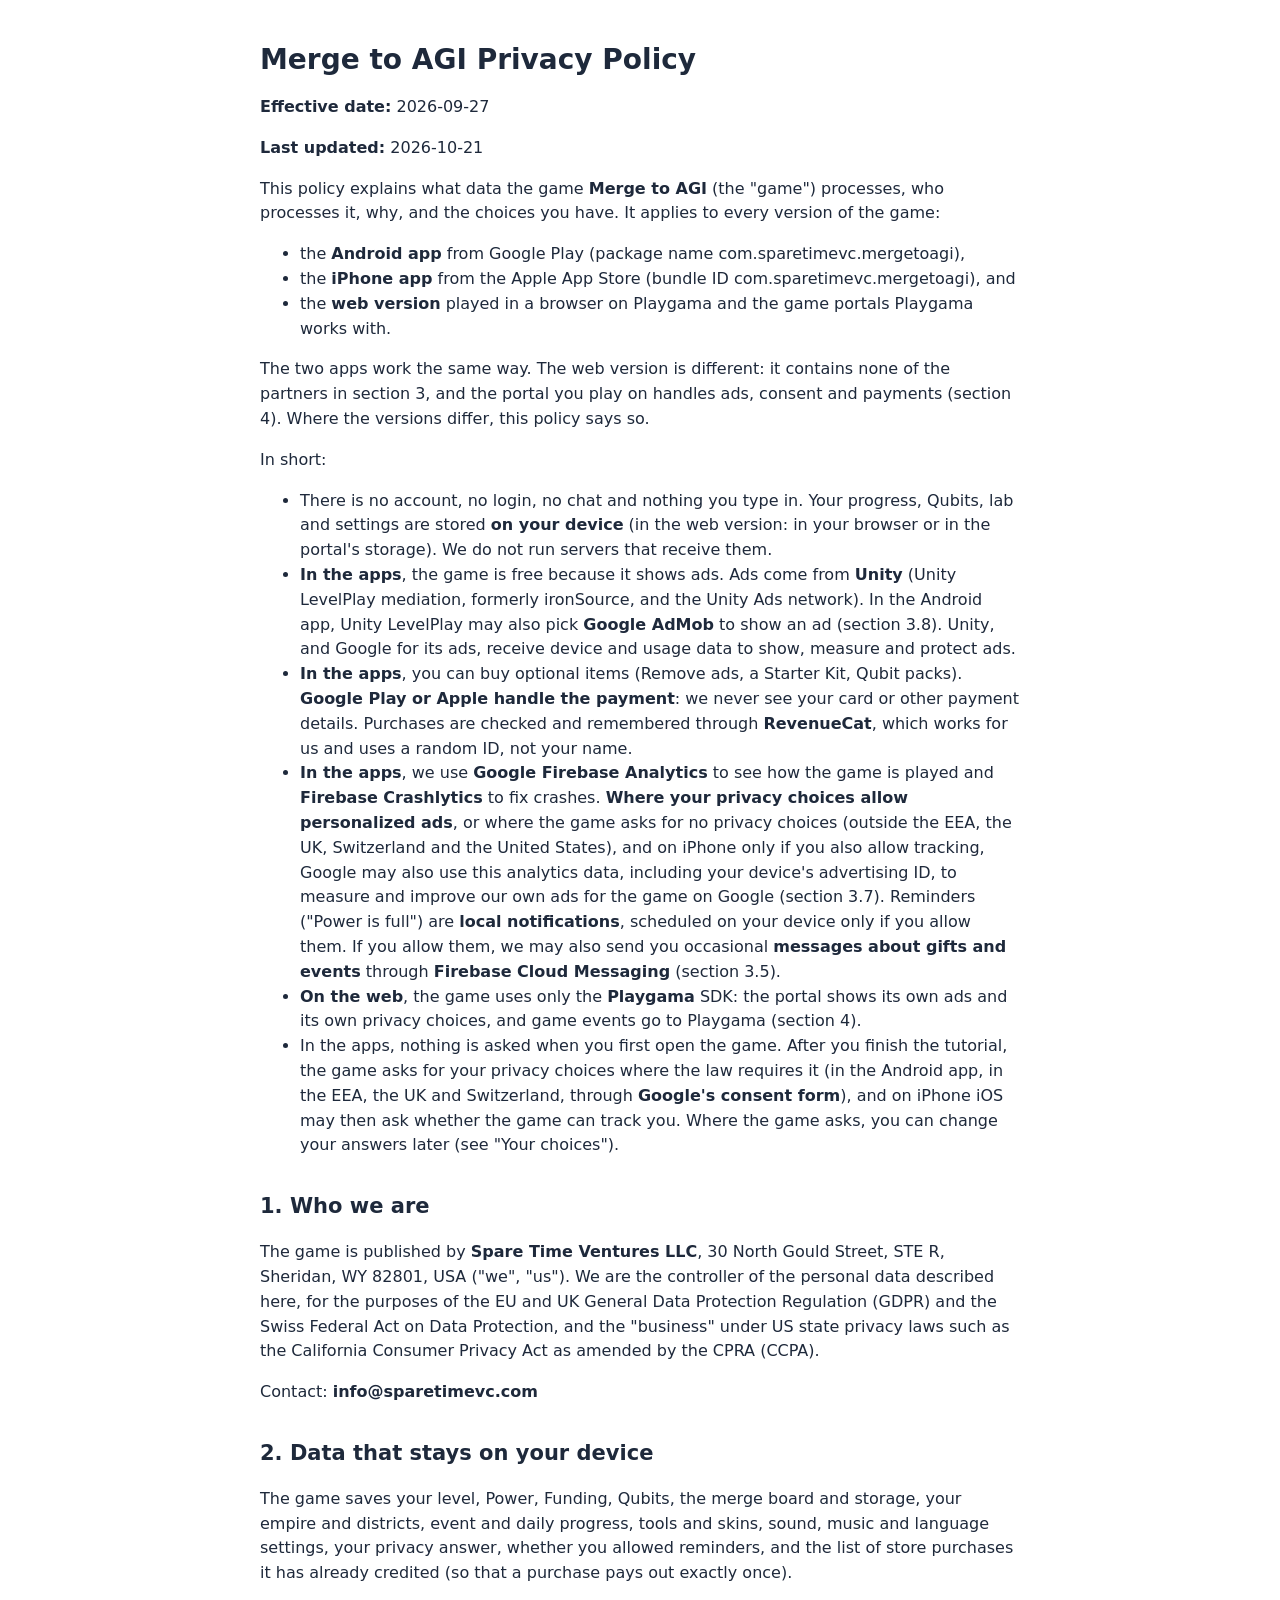
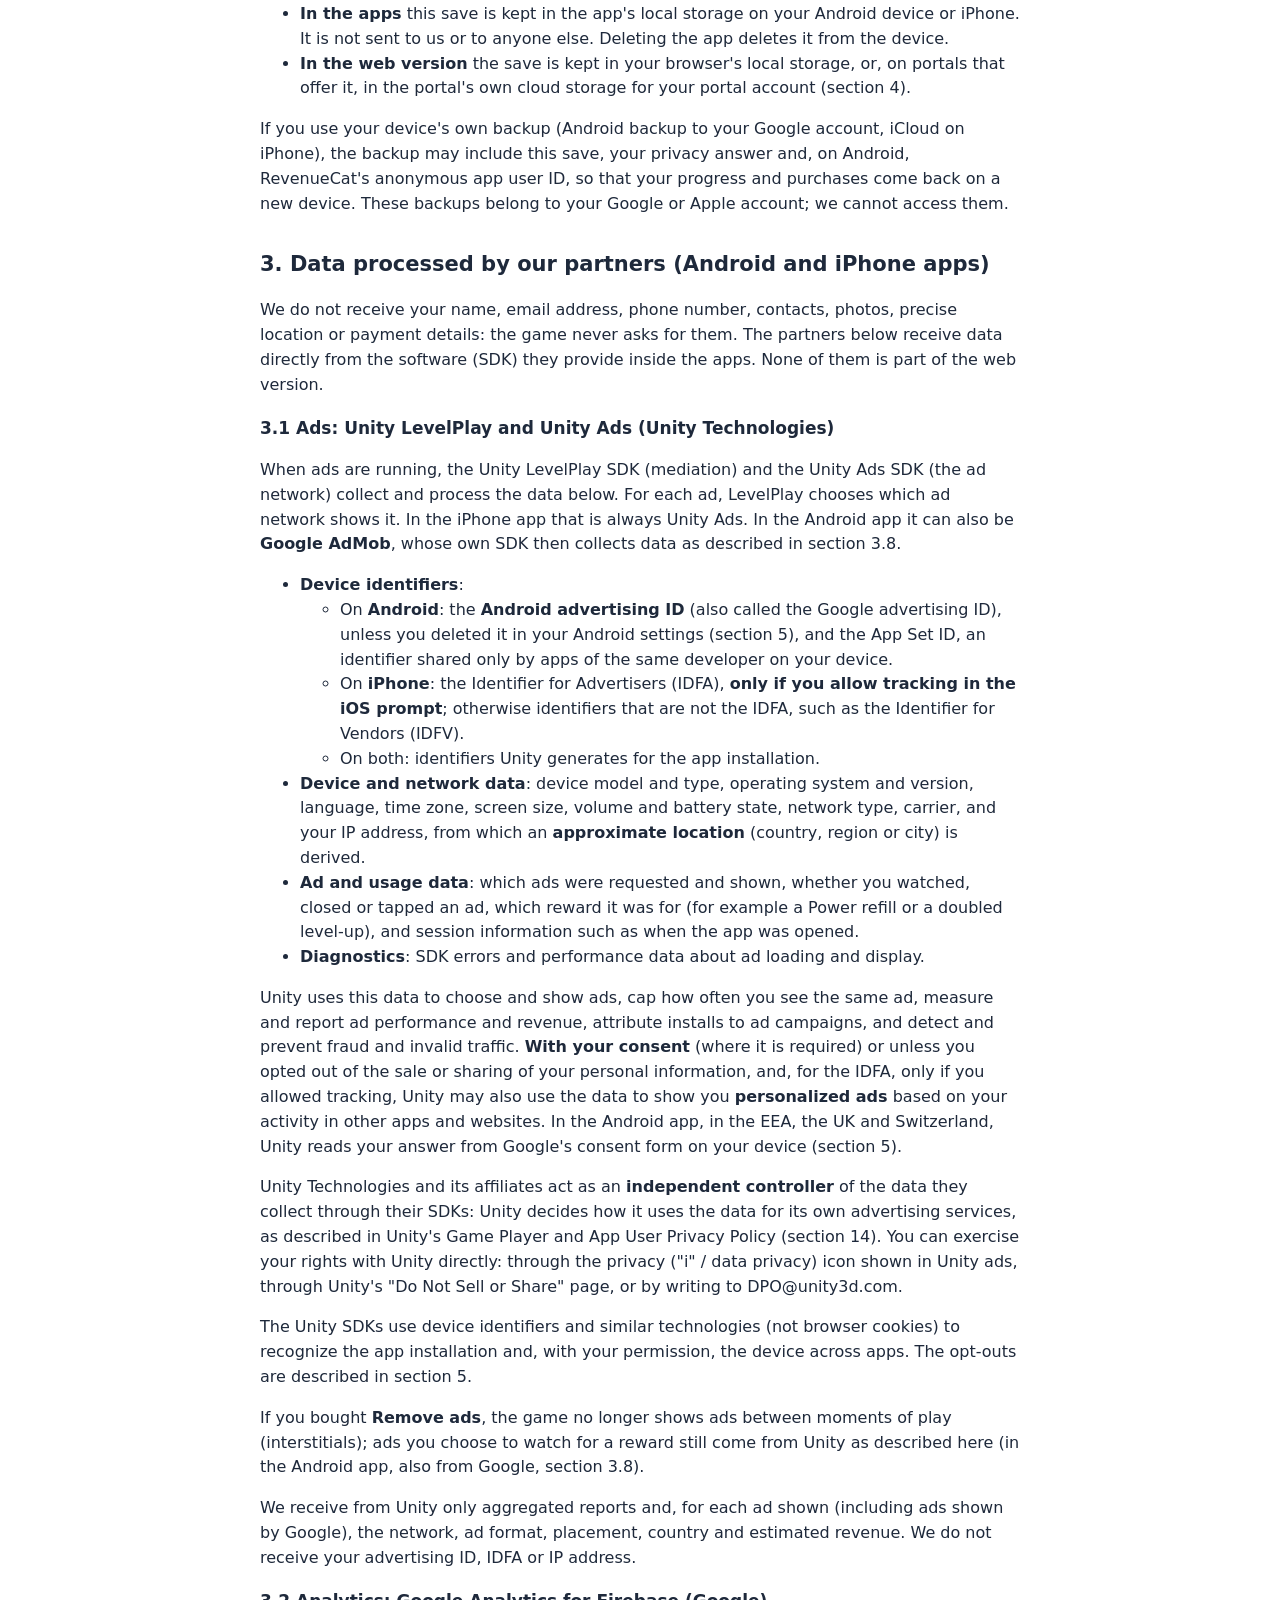
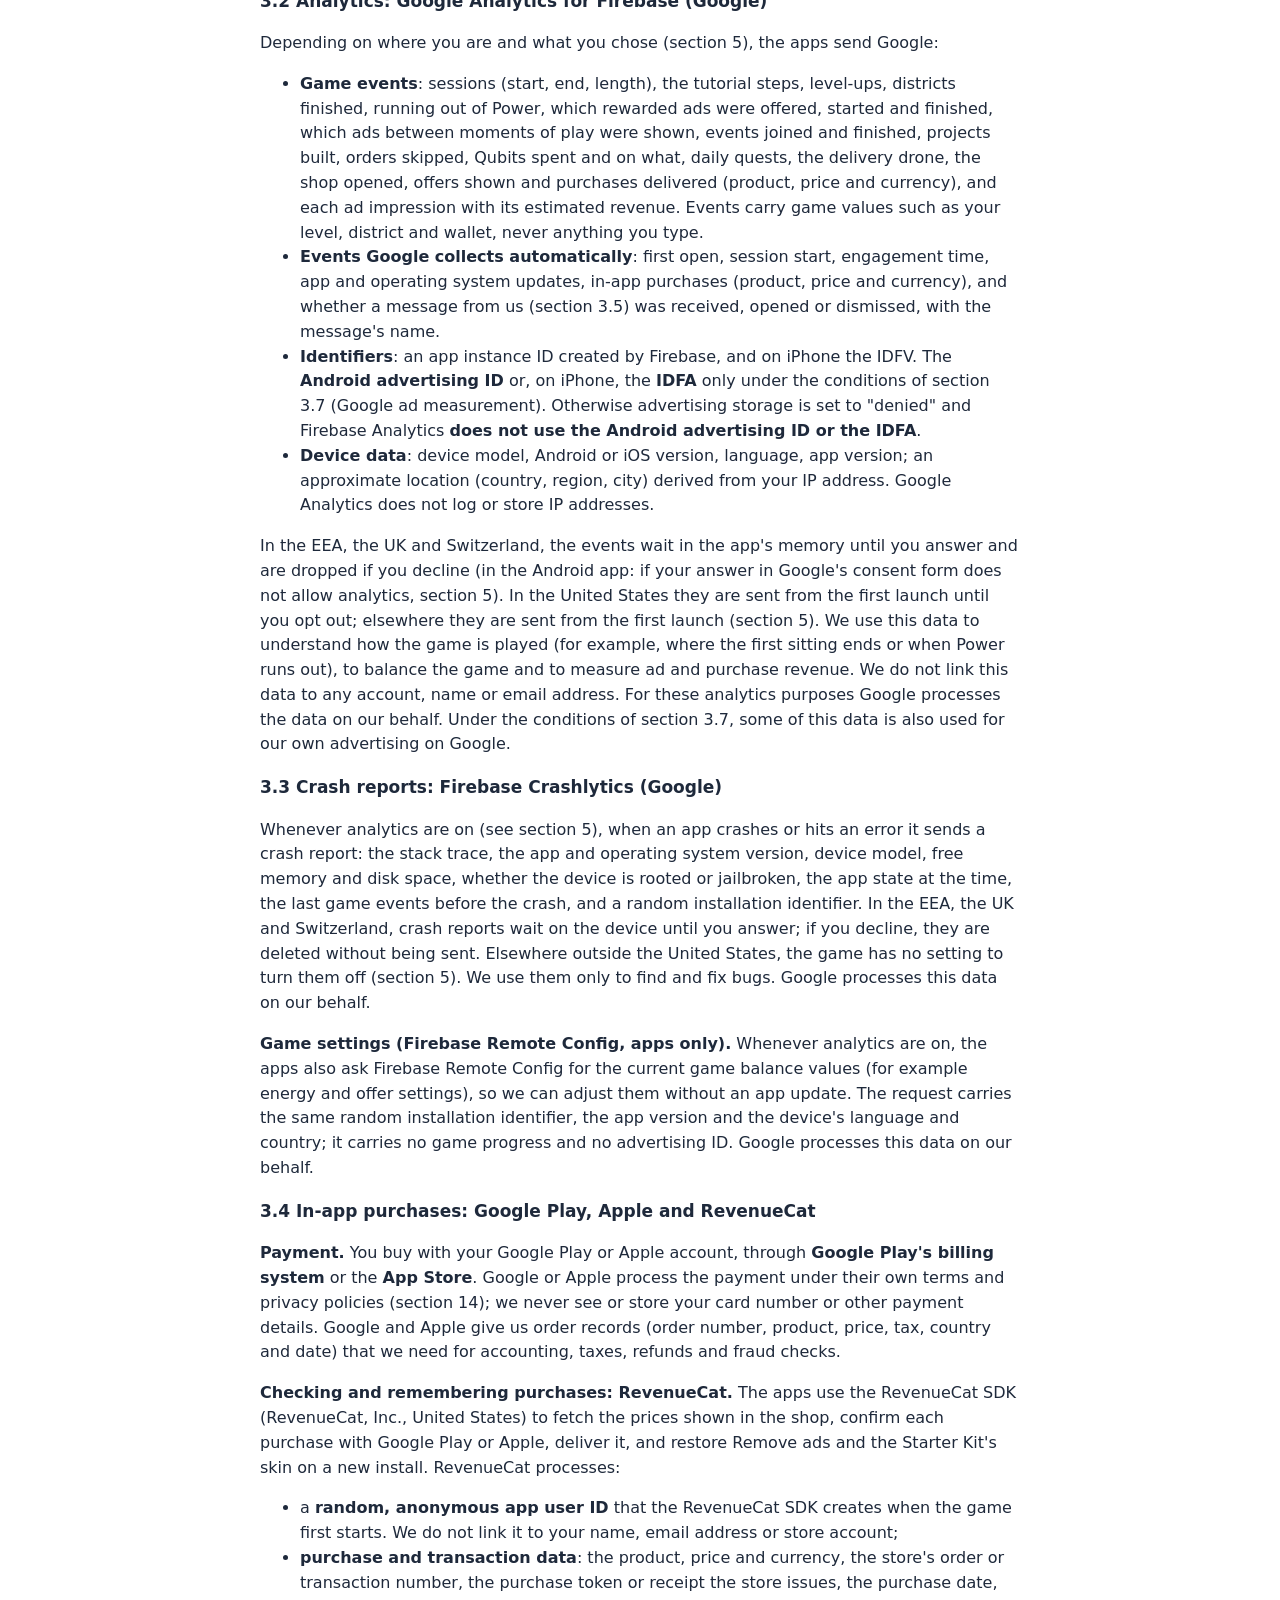
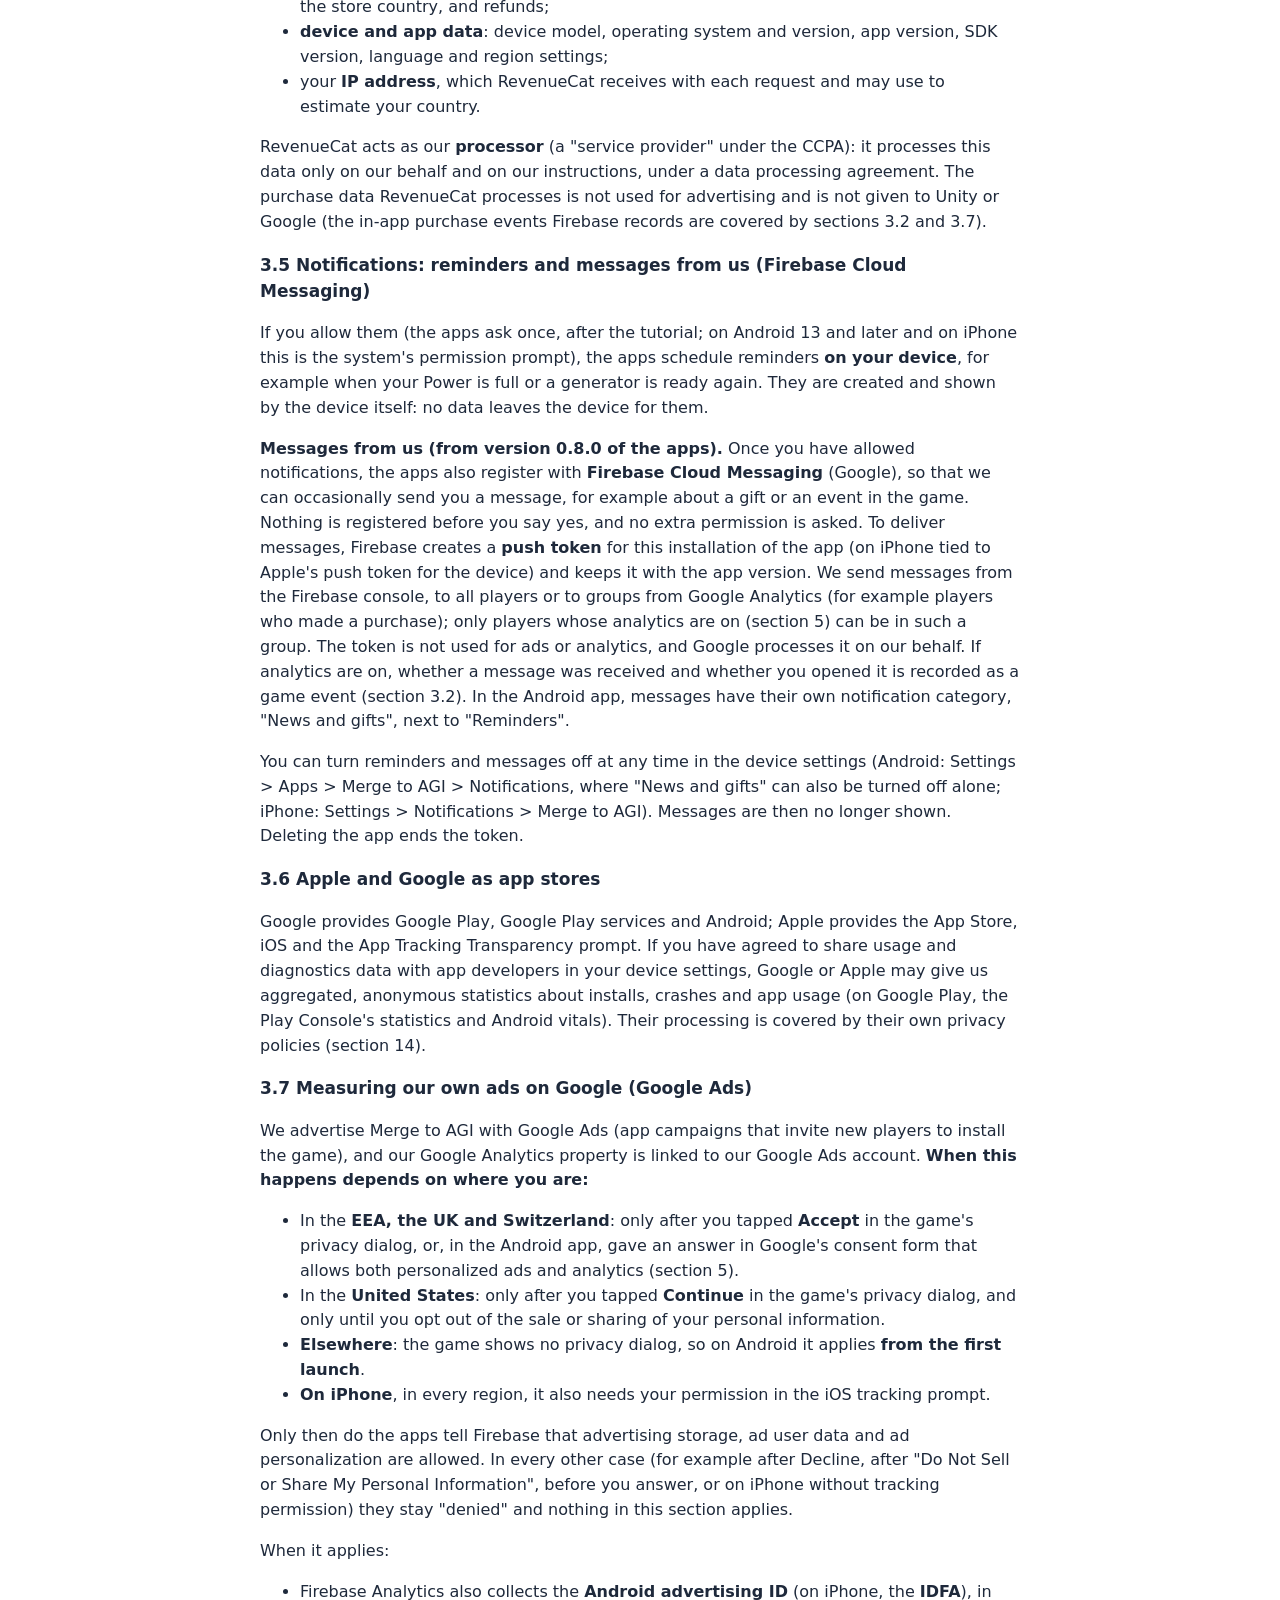
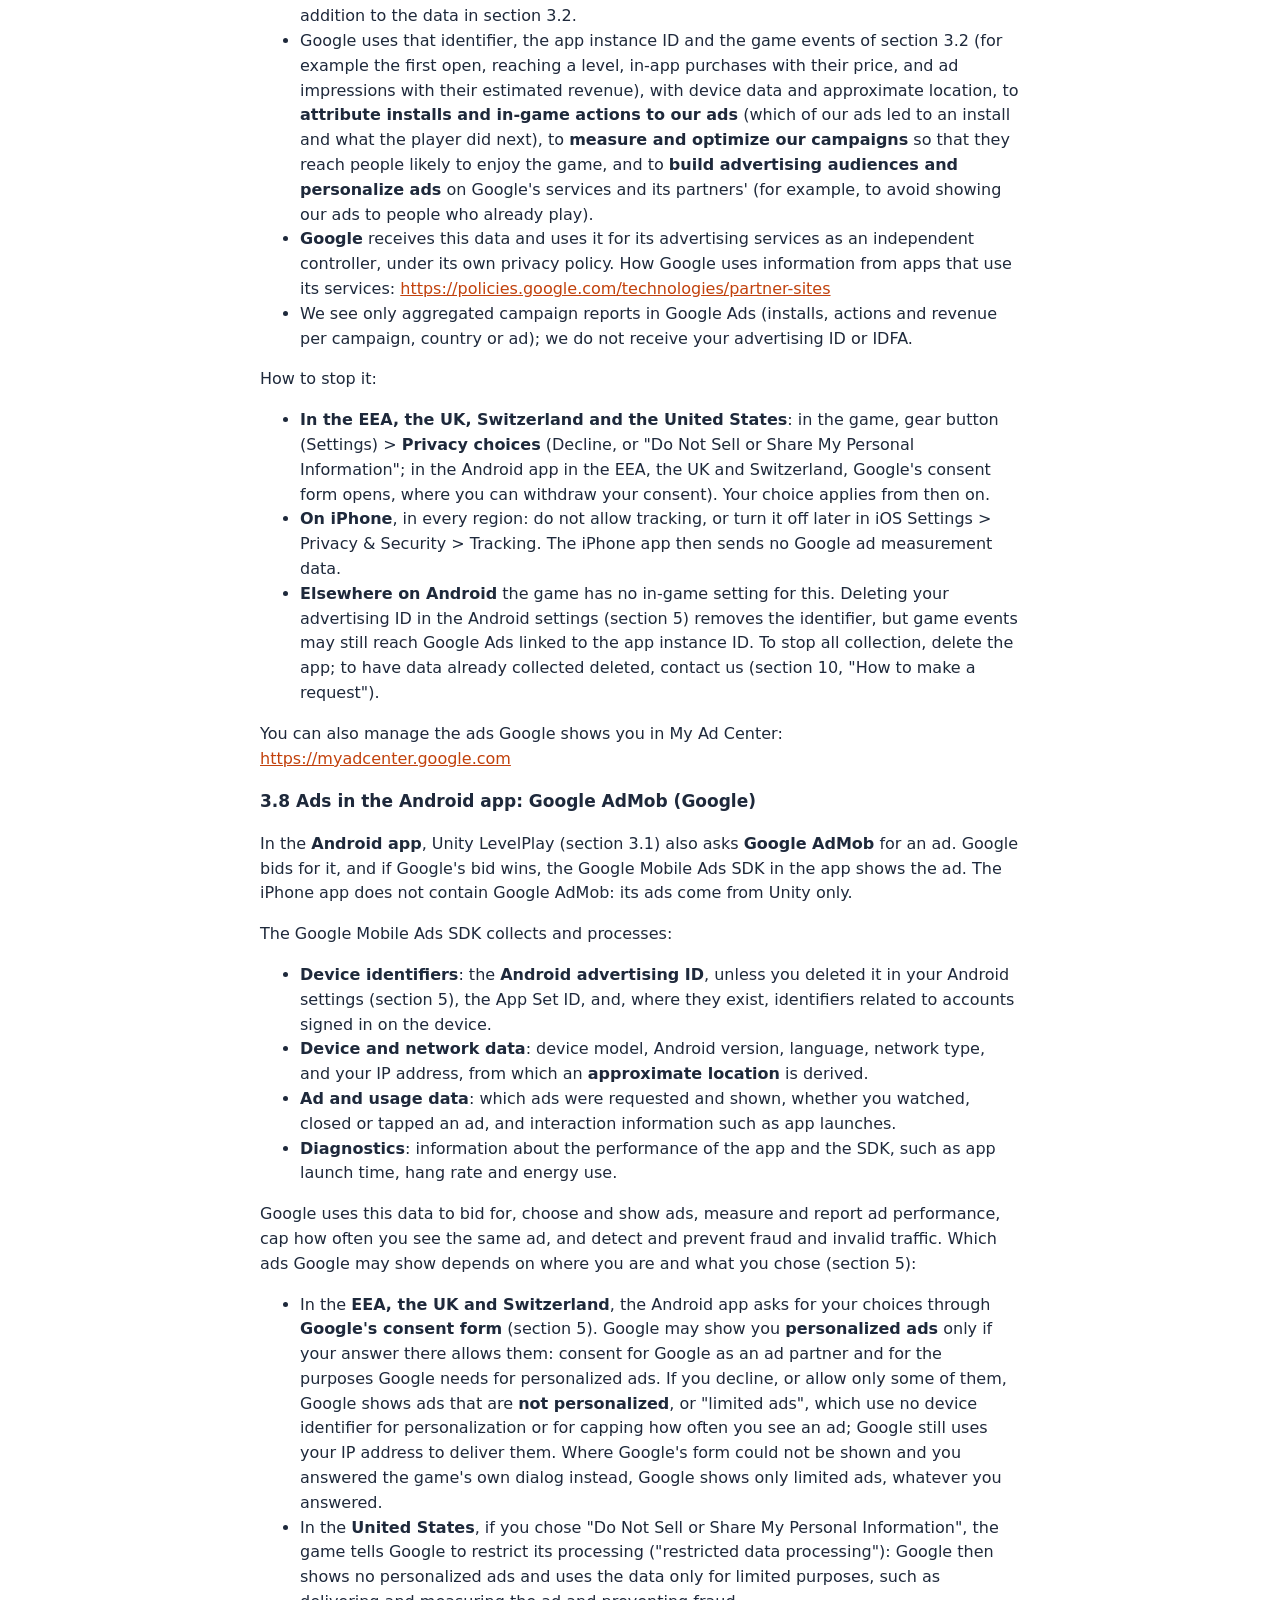
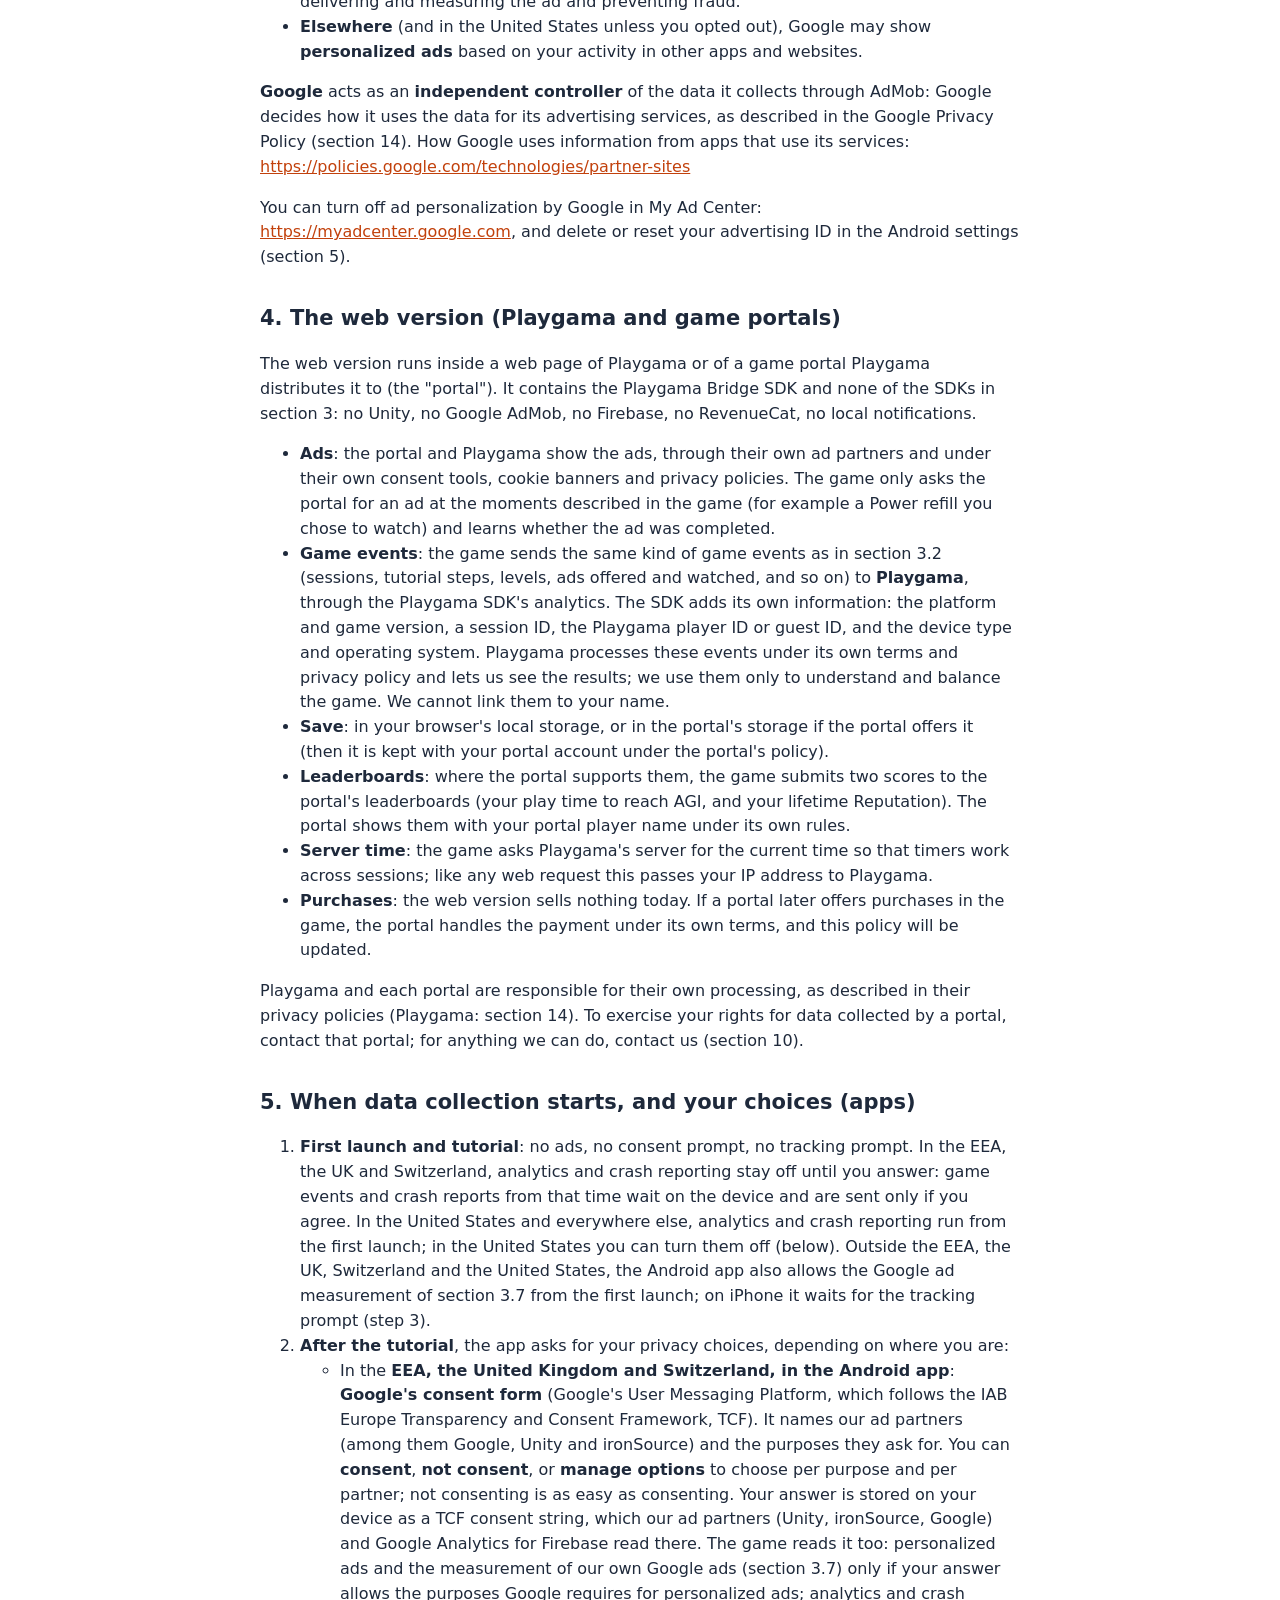
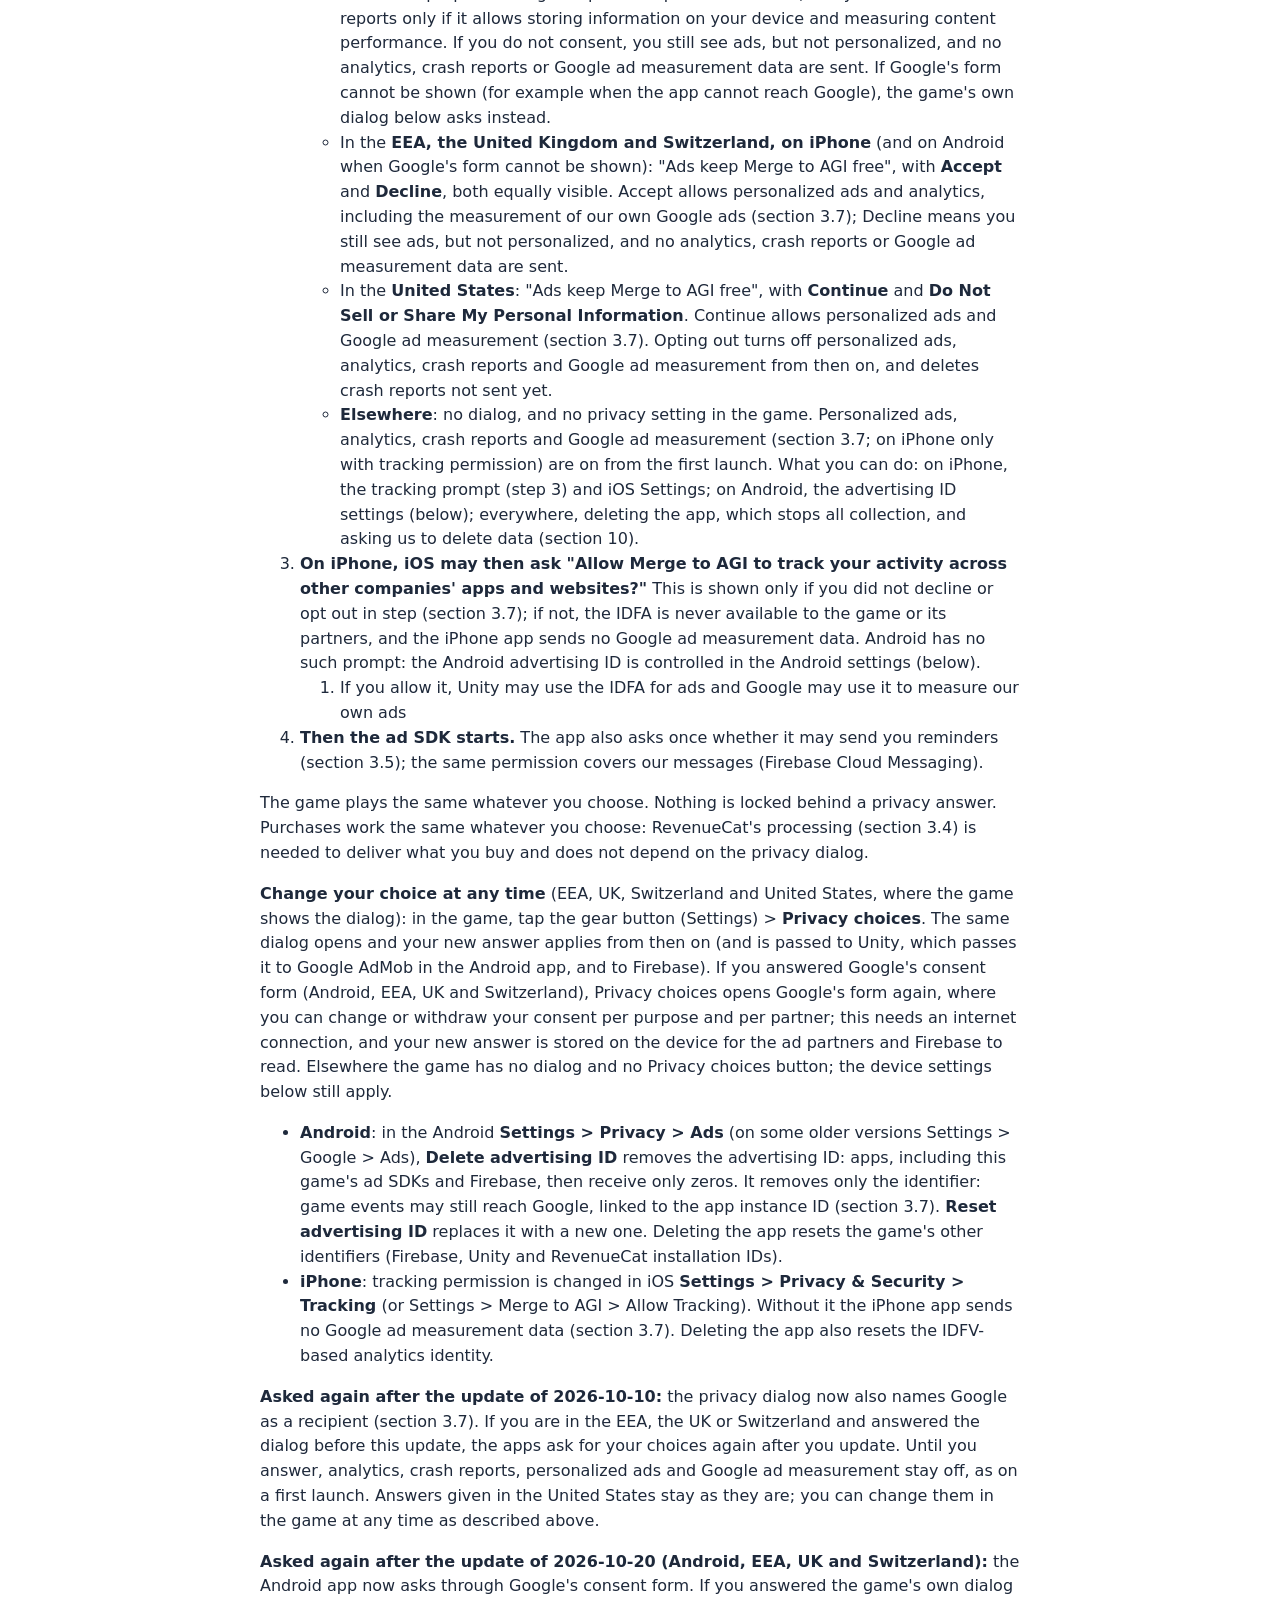
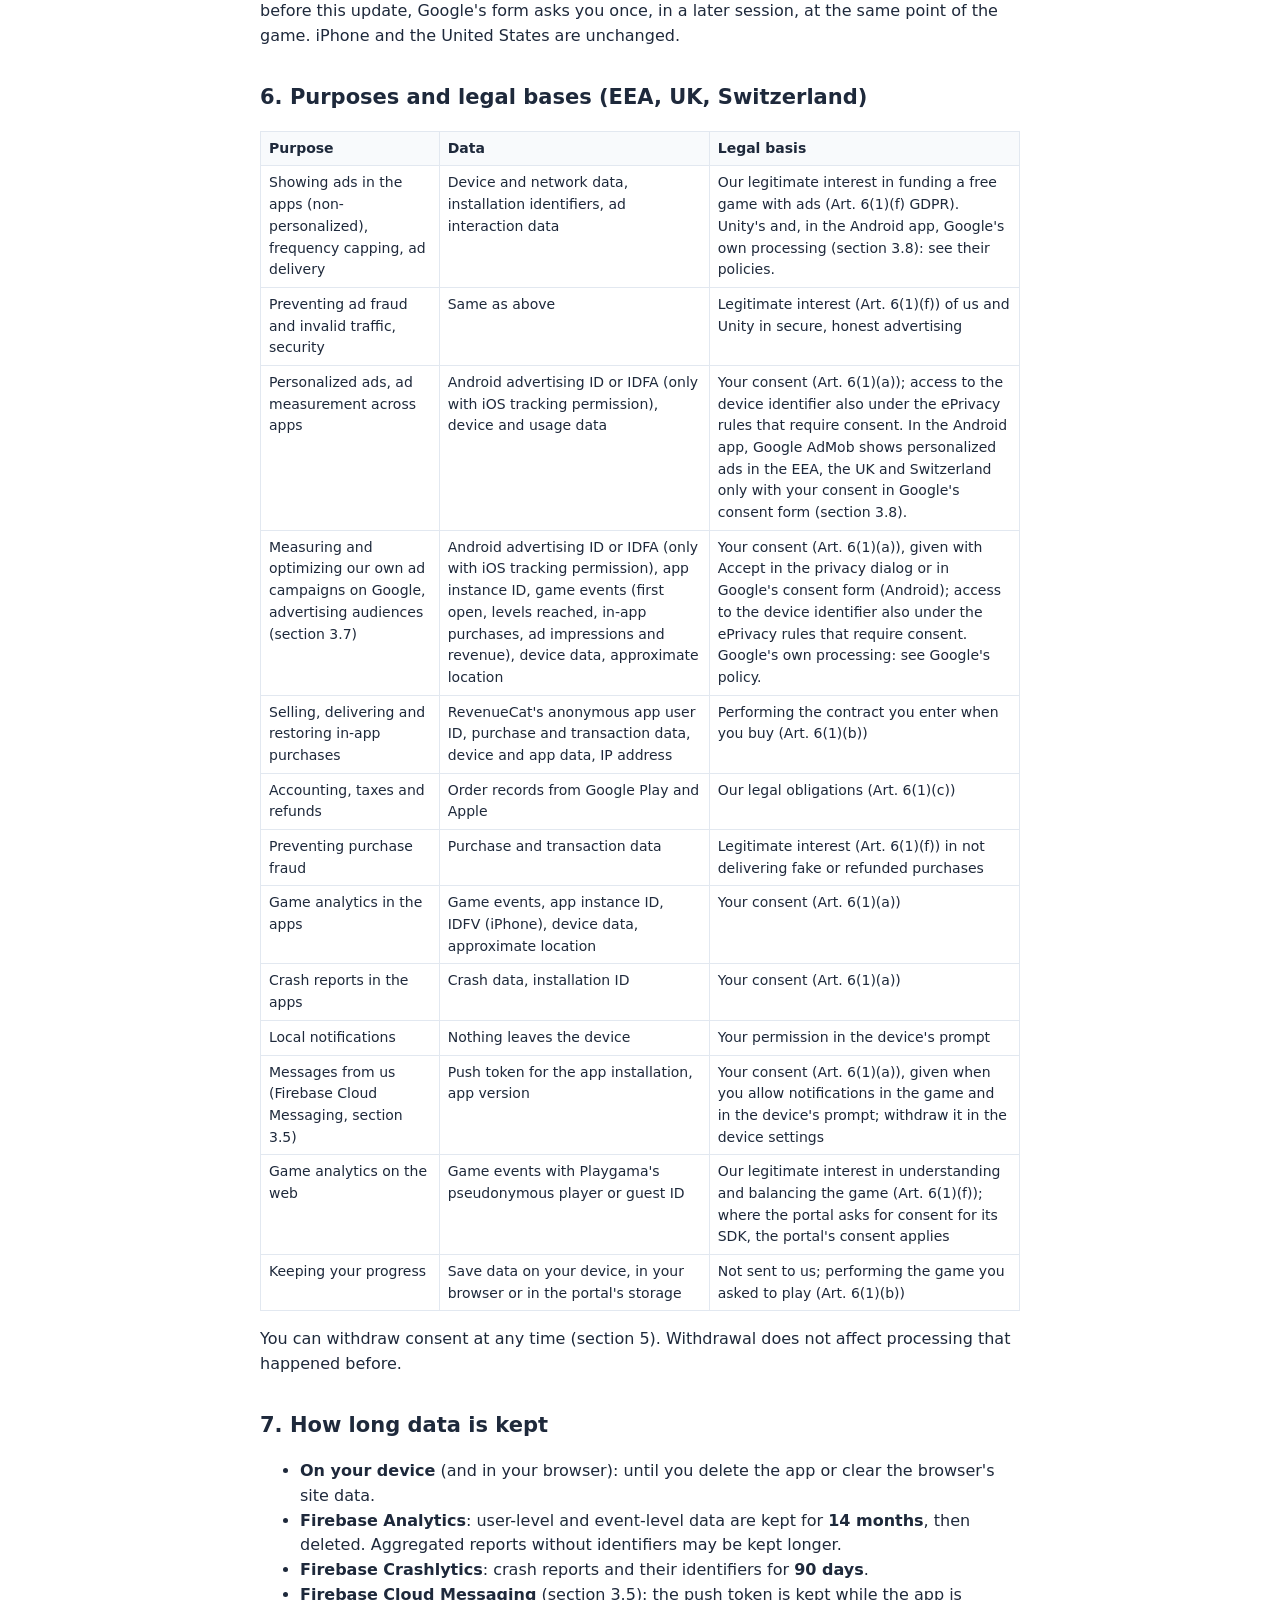
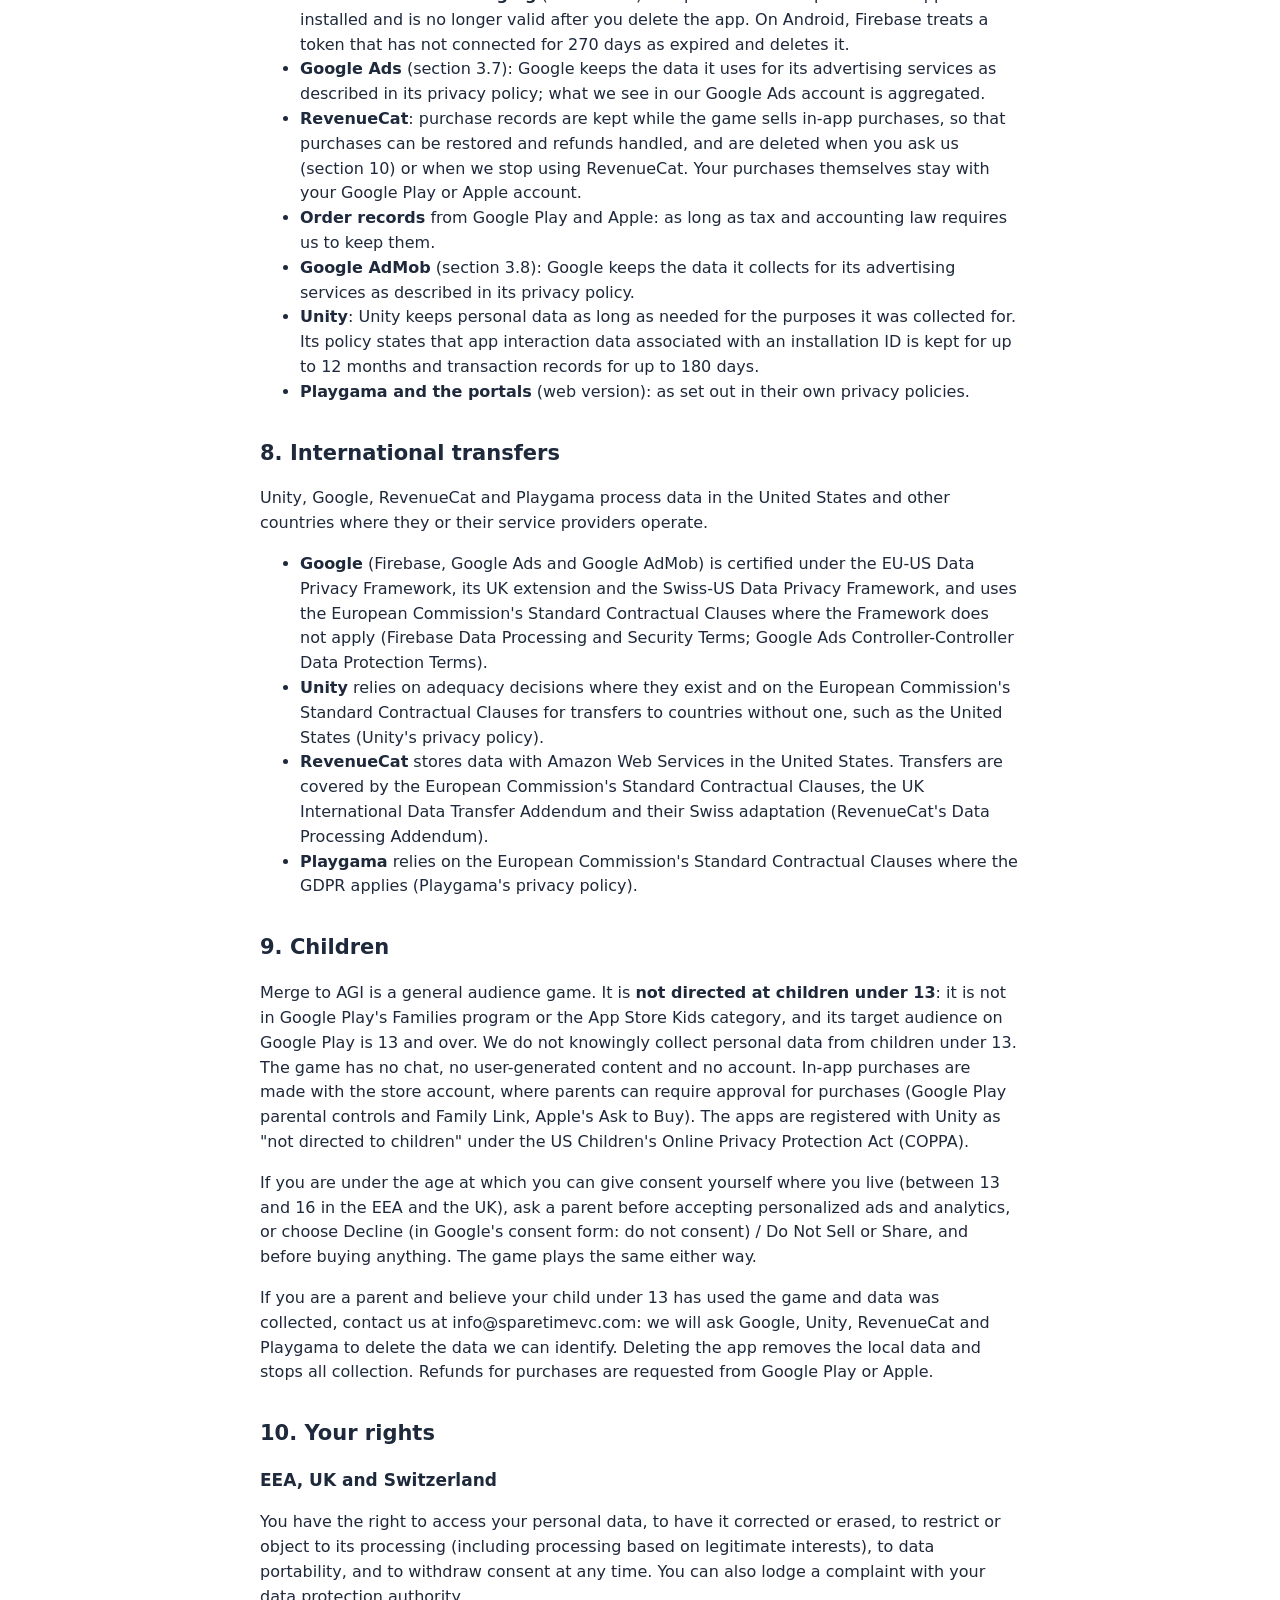
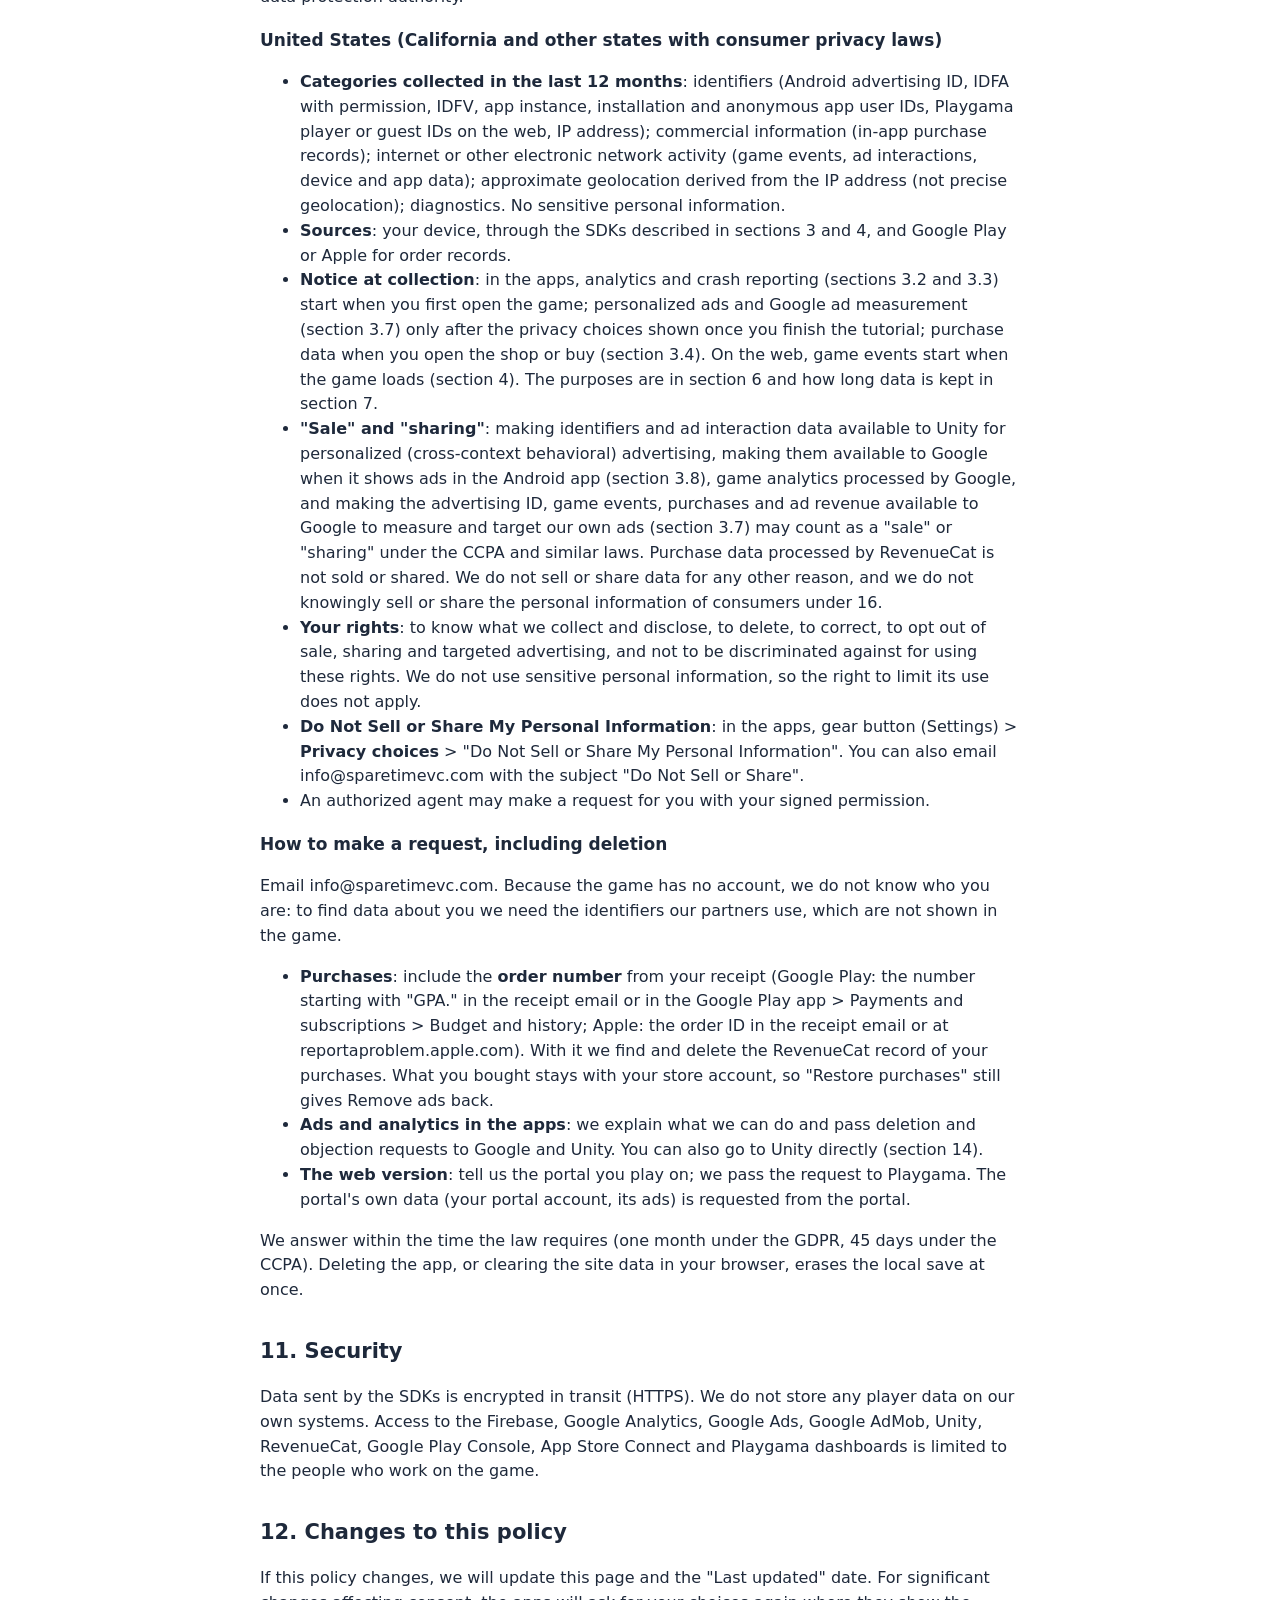
<file: merge-to-agi/privacy/index.html>
<!doctype html>
<html lang="en">
<head>
<meta charset="utf-8">
<meta name="viewport" content="width=device-width, initial-scale=1">
<title>Merge to AGI Privacy Policy</title>
<style>
  body { margin: 0 auto; max-width: 760px; padding: 24px 16px 64px; font: 16px/1.55 -apple-system, system-ui, sans-serif; color: #1e293b; background: #fff; }
  h1 { font-size: 28px; line-height: 1.2; } h2 { font-size: 21px; margin-top: 32px; } h3 { font-size: 17px; }
  a { color: #c2410c; word-break: break-word; }
  table { border-collapse: collapse; width: 100%; display: block; overflow-x: auto; font-size: 14px; }
  th, td { border: 1px solid #e2e8f0; padding: 6px 8px; text-align: left; vertical-align: top; }
  th { background: #f8fafc; }
  @media (prefers-color-scheme: dark) { body { background: #0f172a; color: #e2e8f0; } a { color: #fb923c; } th { background: #1e293b; } th, td { border-color: #334155; } }
</style>
</head>
<body>
<h1>Merge to AGI Privacy Policy</h1>
<p><strong>Effective date:</strong> 2026-09-27</p>
<p><strong>Last updated:</strong> 2026-10-21</p>
<p>This policy explains what data the game <strong>Merge to AGI</strong> (the "game") processes, who processes it, why, and the choices you have. It applies to every version of the game:</p>
<ul><li>the <strong>Android app</strong> from Google Play (package name com.sparetimevc.mergetoagi),</li><li>the <strong>iPhone app</strong> from the Apple App Store (bundle ID com.sparetimevc.mergetoagi), and</li><li>the <strong>web version</strong> played in a browser on Playgama and the game portals Playgama works with.</li></ul>
<p>The two apps work the same way. The web version is different: it contains none of the partners in section 3, and the portal you play on handles ads, consent and payments (section 4). Where the versions differ, this policy says so.</p>
<p>In short:</p>
<ul><li>There is no account, no login, no chat and nothing you type in. Your progress, Qubits, lab and settings are stored <strong>on your device</strong> (in the web version: in your browser or in the portal's storage). We do not run servers that receive them.</li><li><strong>In the apps</strong>, the game is free because it shows ads. Ads come from <strong>Unity</strong> (Unity LevelPlay mediation, formerly ironSource, and the Unity Ads network). In the Android app, Unity LevelPlay may also pick <strong>Google AdMob</strong> to show an ad (section 3.8). Unity, and Google for its ads, receive device and usage data to show, measure and protect ads.</li><li><strong>In the apps</strong>, you can buy optional items (Remove ads, a Starter Kit, Qubit packs). <strong>Google Play or Apple handle the payment</strong>: we never see your card or other payment details. Purchases are checked and remembered through <strong>RevenueCat</strong>, which works for us and uses a random ID, not your name.</li><li><strong>In the apps</strong>, we use <strong>Google Firebase Analytics</strong> to see how the game is played and <strong>Firebase Crashlytics</strong> to fix crashes. <strong>Where your privacy choices allow personalized ads</strong>, or where the game asks for no privacy choices (outside the EEA, the UK, Switzerland and the United States), and on iPhone only if you also allow tracking, Google may also use this analytics data, including your device's advertising ID, to measure and improve our own ads for the game on Google (section 3.7). Reminders ("Power is full") are <strong>local notifications</strong>, scheduled on your device only if you allow them. If you allow them, we may also send you occasional <strong>messages about gifts and events</strong> through <strong>Firebase Cloud Messaging</strong> (section 3.5).</li><li><strong>On the web</strong>, the game uses only the <strong>Playgama</strong> SDK: the portal shows its own ads and its own privacy choices, and game events go to Playgama (section 4).</li><li>In the apps, nothing is asked when you first open the game. After you finish the tutorial, the game asks for your privacy choices where the law requires it (in the Android app, in the EEA, the UK and Switzerland, through <strong>Google's consent form</strong>), and on iPhone iOS may then ask whether the game can track you. Where the game asks, you can change your answers later (see "Your choices").</li></ul>
<h2>1. Who we are</h2>
<p>The game is published by <strong>Spare Time Ventures LLC</strong>, 30 North Gould Street, STE R, Sheridan, WY 82801, USA ("we", "us"). We are the controller of the personal data described here, for the purposes of the EU and UK General Data Protection Regulation (GDPR) and the Swiss Federal Act on Data Protection, and the "business" under US state privacy laws such as the California Consumer Privacy Act as amended by the CPRA (CCPA).</p>
<p>Contact: <strong>info@sparetimevc.com</strong></p>
<h2>2. Data that stays on your device</h2>
<p>The game saves your level, Power, Funding, Qubits, the merge board and storage, your empire and districts, event and daily progress, tools and skins, sound, music and language settings, your privacy answer, whether you allowed reminders, and the list of store purchases it has already credited (so that a purchase pays out exactly once).</p>
<ul><li><strong>In the apps</strong> this save is kept in the app's local storage on your Android device or iPhone. It is not sent to us or to anyone else. Deleting the app deletes it from the device.</li><li><strong>In the web version</strong> the save is kept in your browser's local storage, or, on portals that offer it, in the portal's own cloud storage for your portal account (section 4).</li></ul>
<p>If you use your device's own backup (Android backup to your Google account, iCloud on iPhone), the backup may include this save, your privacy answer and, on Android, RevenueCat's anonymous app user ID, so that your progress and purchases come back on a new device. These backups belong to your Google or Apple account; we cannot access them.</p>
<h2>3. Data processed by our partners (Android and iPhone apps)</h2>
<p>We do not receive your name, email address, phone number, contacts, photos, precise location or payment details: the game never asks for them. The partners below receive data directly from the software (SDK) they provide inside the apps. None of them is part of the web version.</p>
<h3>3.1 Ads: Unity LevelPlay and Unity Ads (Unity Technologies)</h3>
<p>When ads are running, the Unity LevelPlay SDK (mediation) and the Unity Ads SDK (the ad network) collect and process the data below. For each ad, LevelPlay chooses which ad network shows it. In the iPhone app that is always Unity Ads. In the Android app it can also be <strong>Google AdMob</strong>, whose own SDK then collects data as described in section 3.8.</p>
<ul><li><strong>Device identifiers</strong>:<ul><li>On <strong>Android</strong>: the <strong>Android advertising ID</strong> (also called the Google advertising ID), unless you deleted it in your Android settings (section 5), and the App Set ID, an identifier shared only by apps of the same developer on your device.</li><li>On <strong>iPhone</strong>: the Identifier for Advertisers (IDFA), <strong>only if you allow tracking in the iOS prompt</strong>; otherwise identifiers that are not the IDFA, such as the Identifier for Vendors (IDFV).</li><li>On both: identifiers Unity generates for the app installation.</li></ul></li><li><strong>Device and network data</strong>: device model and type, operating system and version, language, time zone, screen size, volume and battery state, network type, carrier, and your IP address, from which an <strong>approximate location</strong> (country, region or city) is derived.</li><li><strong>Ad and usage data</strong>: which ads were requested and shown, whether you watched, closed or tapped an ad, which reward it was for (for example a Power refill or a doubled level-up), and session information such as when the app was opened.</li><li><strong>Diagnostics</strong>: SDK errors and performance data about ad loading and display.</li></ul>
<p>Unity uses this data to choose and show ads, cap how often you see the same ad, measure and report ad performance and revenue, attribute installs to ad campaigns, and detect and prevent fraud and invalid traffic. <strong>With your consent</strong> (where it is required) or unless you opted out of the sale or sharing of your personal information, and, for the IDFA, only if you allowed tracking, Unity may also use the data to show you <strong>personalized ads</strong> based on your activity in other apps and websites. In the Android app, in the EEA, the UK and Switzerland, Unity reads your answer from Google's consent form on your device (section 5).</p>
<p>Unity Technologies and its affiliates act as an <strong>independent controller</strong> of the data they collect through their SDKs: Unity decides how it uses the data for its own advertising services, as described in Unity's Game Player and App User Privacy Policy (section 14). You can exercise your rights with Unity directly: through the privacy ("i" / data privacy) icon shown in Unity ads, through Unity's "Do Not Sell or Share" page, or by writing to DPO@unity3d.com.</p>
<p>The Unity SDKs use device identifiers and similar technologies (not browser cookies) to recognize the app installation and, with your permission, the device across apps. The opt-outs are described in section 5.</p>
<p>If you bought <strong>Remove ads</strong>, the game no longer shows ads between moments of play (interstitials); ads you choose to watch for a reward still come from Unity as described here (in the Android app, also from Google, section 3.8).</p>
<p>We receive from Unity only aggregated reports and, for each ad shown (including ads shown by Google), the network, ad format, placement, country and estimated revenue. We do not receive your advertising ID, IDFA or IP address.</p>
<h3>3.2 Analytics: Google Analytics for Firebase (Google)</h3>
<p>Depending on where you are and what you chose (section 5), the apps send Google:</p>
<ul><li><strong>Game events</strong>: sessions (start, end, length), the tutorial steps, level-ups, districts finished, running out of Power, which rewarded ads were offered, started and finished, which ads between moments of play were shown, events joined and finished, projects built, orders skipped, Qubits spent and on what, daily quests, the delivery drone, the shop opened, offers shown and purchases delivered (product, price and currency), and each ad impression with its estimated revenue. Events carry game values such as your level, district and wallet, never anything you type.</li><li><strong>Events Google collects automatically</strong>: first open, session start, engagement time, app and operating system updates, in-app purchases (product, price and currency), and whether a message from us (section 3.5) was received, opened or dismissed, with the message's name.</li><li><strong>Identifiers</strong>: an app instance ID created by Firebase, and on iPhone the IDFV. The <strong>Android advertising ID</strong> or, on iPhone, the <strong>IDFA</strong> only under the conditions of section 3.7 (Google ad measurement). Otherwise advertising storage is set to "denied" and Firebase Analytics <strong>does not use the Android advertising ID or the IDFA</strong>.</li><li><strong>Device data</strong>: device model, Android or iOS version, language, app version; an approximate location (country, region, city) derived from your IP address. Google Analytics does not log or store IP addresses.</li></ul>
<p>In the EEA, the UK and Switzerland, the events wait in the app's memory until you answer and are dropped if you decline (in the Android app: if your answer in Google's consent form does not allow analytics, section 5). In the United States they are sent from the first launch until you opt out; elsewhere they are sent from the first launch (section 5). We use this data to understand how the game is played (for example, where the first sitting ends or when Power runs out), to balance the game and to measure ad and purchase revenue. We do not link this data to any account, name or email address. For these analytics purposes Google processes the data on our behalf. Under the conditions of section 3.7, some of this data is also used for our own advertising on Google.</p>
<h3>3.3 Crash reports: Firebase Crashlytics (Google)</h3>
<p>Whenever analytics are on (see section 5), when an app crashes or hits an error it sends a crash report: the stack trace, the app and operating system version, device model, free memory and disk space, whether the device is rooted or jailbroken, the app state at the time, the last game events before the crash, and a random installation identifier. In the EEA, the UK and Switzerland, crash reports wait on the device until you answer; if you decline, they are deleted without being sent. Elsewhere outside the United States, the game has no setting to turn them off (section 5). We use them only to find and fix bugs. Google processes this data on our behalf.</p>
<p><strong>Game settings (Firebase Remote Config, apps only).</strong> Whenever analytics are on, the apps also ask Firebase Remote Config for the current game balance values (for example energy and offer settings), so we can adjust them without an app update. The request carries the same random installation identifier, the app version and the device's language and country; it carries no game progress and no advertising ID. Google processes this data on our behalf.</p>
<h3>3.4 In-app purchases: Google Play, Apple and RevenueCat</h3>
<p><strong>Payment.</strong> You buy with your Google Play or Apple account, through <strong>Google Play's billing system</strong> or the <strong>App Store</strong>. Google or Apple process the payment under their own terms and privacy policies (section 14); we never see or store your card number or other payment details. Google and Apple give us order records (order number, product, price, tax, country and date) that we need for accounting, taxes, refunds and fraud checks.</p>
<p><strong>Checking and remembering purchases: RevenueCat.</strong> The apps use the RevenueCat SDK (RevenueCat, Inc., United States) to fetch the prices shown in the shop, confirm each purchase with Google Play or Apple, deliver it, and restore Remove ads and the Starter Kit's skin on a new install. RevenueCat processes:</p>
<ul><li>a <strong>random, anonymous app user ID</strong> that the RevenueCat SDK creates when the game first starts. We do not link it to your name, email address or store account;</li><li><strong>purchase and transaction data</strong>: the product, price and currency, the store's order or transaction number, the purchase token or receipt the store issues, the purchase date, the store country, and refunds;</li><li><strong>device and app data</strong>: device model, operating system and version, app version, SDK version, language and region settings;</li><li>your <strong>IP address</strong>, which RevenueCat receives with each request and may use to estimate your country.</li></ul>
<p>RevenueCat acts as our <strong>processor</strong> (a "service provider" under the CCPA): it processes this data only on our behalf and on our instructions, under a data processing agreement. The purchase data RevenueCat processes is not used for advertising and is not given to Unity or Google (the in-app purchase events Firebase records are covered by sections 3.2 and 3.7).</p>
<h3>3.5 Notifications: reminders and messages from us (Firebase Cloud Messaging)</h3>
<p>If you allow them (the apps ask once, after the tutorial; on Android 13 and later and on iPhone this is the system's permission prompt), the apps schedule reminders <strong>on your device</strong>, for example when your Power is full or a generator is ready again. They are created and shown by the device itself: no data leaves the device for them.</p>
<p><strong>Messages from us (from version 0.8.0 of the apps).</strong> Once you have allowed notifications, the apps also register with <strong>Firebase Cloud Messaging</strong> (Google), so that we can occasionally send you a message, for example about a gift or an event in the game. Nothing is registered before you say yes, and no extra permission is asked. To deliver messages, Firebase creates a <strong>push token</strong> for this installation of the app (on iPhone tied to Apple's push token for the device) and keeps it with the app version. We send messages from the Firebase console, to all players or to groups from Google Analytics (for example players who made a purchase); only players whose analytics are on (section 5) can be in such a group. The token is not used for ads or analytics, and Google processes it on our behalf. If analytics are on, whether a message was received and whether you opened it is recorded as a game event (section 3.2). In the Android app, messages have their own notification category, "News and gifts", next to "Reminders".</p>
<p>You can turn reminders and messages off at any time in the device settings (Android: Settings &gt; Apps &gt; Merge to AGI &gt; Notifications, where "News and gifts" can also be turned off alone; iPhone: Settings &gt; Notifications &gt; Merge to AGI). Messages are then no longer shown. Deleting the app ends the token.</p>
<h3>3.6 Apple and Google as app stores</h3>
<p>Google provides Google Play, Google Play services and Android; Apple provides the App Store, iOS and the App Tracking Transparency prompt. If you have agreed to share usage and diagnostics data with app developers in your device settings, Google or Apple may give us aggregated, anonymous statistics about installs, crashes and app usage (on Google Play, the Play Console's statistics and Android vitals). Their processing is covered by their own privacy policies (section 14).</p>
<h3>3.7 Measuring our own ads on Google (Google Ads)</h3>
<p>We advertise Merge to AGI with Google Ads (app campaigns that invite new players to install the game), and our Google Analytics property is linked to our Google Ads account. <strong>When this happens depends on where you are:</strong></p>
<ul><li>In the <strong>EEA, the UK and Switzerland</strong>: only after you tapped <strong>Accept</strong> in the game's privacy dialog, or, in the Android app, gave an answer in Google's consent form that allows both personalized ads and analytics (section 5).</li><li>In the <strong>United States</strong>: only after you tapped <strong>Continue</strong> in the game's privacy dialog, and only until you opt out of the sale or sharing of your personal information.</li><li><strong>Elsewhere</strong>: the game shows no privacy dialog, so on Android it applies <strong>from the first launch</strong>.</li><li><strong>On iPhone</strong>, in every region, it also needs your permission in the iOS tracking prompt.</li></ul>
<p>Only then do the apps tell Firebase that advertising storage, ad user data and ad personalization are allowed. In every other case (for example after Decline, after "Do Not Sell or Share My Personal Information", before you answer, or on iPhone without tracking permission) they stay "denied" and nothing in this section applies.</p>
<p>When it applies:</p>
<ul><li>Firebase Analytics also collects the <strong>Android advertising ID</strong> (on iPhone, the <strong>IDFA</strong>), in addition to the data in section 3.2.</li><li>Google uses that identifier, the app instance ID and the game events of section 3.2 (for example the first open, reaching a level, in-app purchases with their price, and ad impressions with their estimated revenue), with device data and approximate location, to <strong>attribute installs and in-game actions to our ads</strong> (which of our ads led to an install and what the player did next), to <strong>measure and optimize our campaigns</strong> so that they reach people likely to enjoy the game, and to <strong>build advertising audiences and personalize ads</strong> on Google's services and its partners' (for example, to avoid showing our ads to people who already play).</li><li><strong>Google</strong> receives this data and uses it for its advertising services as an independent controller, under its own privacy policy. How Google uses information from apps that use its services: <a href="https://policies.google.com/technologies/partner-sites">https://policies.google.com/technologies/partner-sites</a></li><li>We see only aggregated campaign reports in Google Ads (installs, actions and revenue per campaign, country or ad); we do not receive your advertising ID or IDFA.</li></ul>
<p>How to stop it:</p>
<ul><li><strong>In the EEA, the UK, Switzerland and the United States</strong>: in the game, gear button (Settings) &gt; <strong>Privacy choices</strong> (Decline, or "Do Not Sell or Share My Personal Information"; in the Android app in the EEA, the UK and Switzerland, Google's consent form opens, where you can withdraw your consent). Your choice applies from then on.</li><li><strong>On iPhone</strong>, in every region: do not allow tracking, or turn it off later in iOS Settings &gt; Privacy &amp; Security &gt; Tracking. The iPhone app then sends no Google ad measurement data.</li><li><strong>Elsewhere on Android</strong> the game has no in-game setting for this. Deleting your advertising ID in the Android settings (section 5) removes the identifier, but game events may still reach Google Ads linked to the app instance ID. To stop all collection, delete the app; to have data already collected deleted, contact us (section 10, "How to make a request").</li></ul>
<p>You can also manage the ads Google shows you in My Ad Center: <a href="https://myadcenter.google.com">https://myadcenter.google.com</a></p>
<h3>3.8 Ads in the Android app: Google AdMob (Google)</h3>
<p>In the <strong>Android app</strong>, Unity LevelPlay (section 3.1) also asks <strong>Google AdMob</strong> for an ad. Google bids for it, and if Google's bid wins, the Google Mobile Ads SDK in the app shows the ad. The iPhone app does not contain Google AdMob: its ads come from Unity only.</p>
<p>The Google Mobile Ads SDK collects and processes:</p>
<ul><li><strong>Device identifiers</strong>: the <strong>Android advertising ID</strong>, unless you deleted it in your Android settings (section 5), the App Set ID, and, where they exist, identifiers related to accounts signed in on the device.</li><li><strong>Device and network data</strong>: device model, Android version, language, network type, and your IP address, from which an <strong>approximate location</strong> is derived.</li><li><strong>Ad and usage data</strong>: which ads were requested and shown, whether you watched, closed or tapped an ad, and interaction information such as app launches.</li><li><strong>Diagnostics</strong>: information about the performance of the app and the SDK, such as app launch time, hang rate and energy use.</li></ul>
<p>Google uses this data to bid for, choose and show ads, measure and report ad performance, cap how often you see the same ad, and detect and prevent fraud and invalid traffic. Which ads Google may show depends on where you are and what you chose (section 5):</p>
<ul><li>In the <strong>EEA, the UK and Switzerland</strong>, the Android app asks for your choices through <strong>Google's consent form</strong> (section 5). Google may show you <strong>personalized ads</strong> only if your answer there allows them: consent for Google as an ad partner and for the purposes Google needs for personalized ads. If you decline, or allow only some of them, Google shows ads that are <strong>not personalized</strong>, or "limited ads", which use no device identifier for personalization or for capping how often you see an ad; Google still uses your IP address to deliver them. Where Google's form could not be shown and you answered the game's own dialog instead, Google shows only limited ads, whatever you answered.</li><li>In the <strong>United States</strong>, if you chose "Do Not Sell or Share My Personal Information", the game tells Google to restrict its processing ("restricted data processing"): Google then shows no personalized ads and uses the data only for limited purposes, such as delivering and measuring the ad and preventing fraud.</li><li><strong>Elsewhere</strong> (and in the United States unless you opted out), Google may show <strong>personalized ads</strong> based on your activity in other apps and websites.</li></ul>
<p><strong>Google</strong> acts as an <strong>independent controller</strong> of the data it collects through AdMob: Google decides how it uses the data for its advertising services, as described in the Google Privacy Policy (section 14). How Google uses information from apps that use its services: <a href="https://policies.google.com/technologies/partner-sites">https://policies.google.com/technologies/partner-sites</a></p>
<p>You can turn off ad personalization by Google in My Ad Center: <a href="https://myadcenter.google.com">https://myadcenter.google.com</a>, and delete or reset your advertising ID in the Android settings (section 5).</p>
<h2>4. The web version (Playgama and game portals)</h2>
<p>The web version runs inside a web page of Playgama or of a game portal Playgama distributes it to (the "portal"). It contains the Playgama Bridge SDK and none of the SDKs in section 3: no Unity, no Google AdMob, no Firebase, no RevenueCat, no local notifications.</p>
<ul><li><strong>Ads</strong>: the portal and Playgama show the ads, through their own ad partners and under their own consent tools, cookie banners and privacy policies. The game only asks the portal for an ad at the moments described in the game (for example a Power refill you chose to watch) and learns whether the ad was completed.</li><li><strong>Game events</strong>: the game sends the same kind of game events as in section 3.2 (sessions, tutorial steps, levels, ads offered and watched, and so on) to <strong>Playgama</strong>, through the Playgama SDK's analytics. The SDK adds its own information: the platform and game version, a session ID, the Playgama player ID or guest ID, and the device type and operating system. Playgama processes these events under its own terms and privacy policy and lets us see the results; we use them only to understand and balance the game. We cannot link them to your name.</li><li><strong>Save</strong>: in your browser's local storage, or in the portal's storage if the portal offers it (then it is kept with your portal account under the portal's policy).</li><li><strong>Leaderboards</strong>: where the portal supports them, the game submits two scores to the portal's leaderboards (your play time to reach AGI, and your lifetime Reputation). The portal shows them with your portal player name under its own rules.</li><li><strong>Server time</strong>: the game asks Playgama's server for the current time so that timers work across sessions; like any web request this passes your IP address to Playgama.</li><li><strong>Purchases</strong>: the web version sells nothing today. If a portal later offers purchases in the game, the portal handles the payment under its own terms, and this policy will be updated.</li></ul>
<p>Playgama and each portal are responsible for their own processing, as described in their privacy policies (Playgama: section 14). To exercise your rights for data collected by a portal, contact that portal; for anything we can do, contact us (section 10).</p>
<h2>5. When data collection starts, and your choices (apps)</h2>
<ol><li><strong>First launch and tutorial</strong>: no ads, no consent prompt, no tracking prompt. In the EEA, the UK and Switzerland, analytics and crash reporting stay off until you answer: game events and crash reports from that time wait on the device and are sent only if you agree. In the United States and everywhere else, analytics and crash reporting run from the first launch; in the United States you can turn them off (below). Outside the EEA, the UK, Switzerland and the United States, the Android app also allows the Google ad measurement of section 3.7 from the first launch; on iPhone it waits for the tracking prompt (step 3).</li><li><strong>After the tutorial</strong>, the app asks for your privacy choices, depending on where you are:<ul><li>In the <strong>EEA, the United Kingdom and Switzerland, in the Android app</strong>: <strong>Google's consent form</strong> (Google's User Messaging Platform, which follows the IAB Europe Transparency and Consent Framework, TCF). It names our ad partners (among them Google, Unity and ironSource) and the purposes they ask for. You can <strong>consent</strong>, <strong>not consent</strong>, or <strong>manage options</strong> to choose per purpose and per partner; not consenting is as easy as consenting. Your answer is stored on your device as a TCF consent string, which our ad partners (Unity, ironSource, Google) and Google Analytics for Firebase read there. The game reads it too: personalized ads and the measurement of our own Google ads (section 3.7) only if your answer allows the purposes Google requires for personalized ads; analytics and crash reports only if it allows storing information on your device and measuring content performance. If you do not consent, you still see ads, but not personalized, and no analytics, crash reports or Google ad measurement data are sent. If Google's form cannot be shown (for example when the app cannot reach Google), the game's own dialog below asks instead.</li><li>In the <strong>EEA, the United Kingdom and Switzerland, on iPhone</strong> (and on Android when Google's form cannot be shown): "Ads keep Merge to AGI free", with <strong>Accept</strong> and <strong>Decline</strong>, both equally visible. Accept allows personalized ads and analytics, including the measurement of our own Google ads (section 3.7); Decline means you still see ads, but not personalized, and no analytics, crash reports or Google ad measurement data are sent.</li><li>In the <strong>United States</strong>: "Ads keep Merge to AGI free", with <strong>Continue</strong> and <strong>Do Not Sell or Share My Personal Information</strong>. Continue allows personalized ads and Google ad measurement (section 3.7). Opting out turns off personalized ads, analytics, crash reports and Google ad measurement from then on, and deletes crash reports not sent yet.</li><li><strong>Elsewhere</strong>: no dialog, and no privacy setting in the game. Personalized ads, analytics, crash reports and Google ad measurement (section 3.7; on iPhone only with tracking permission) are on from the first launch. What you can do: on iPhone, the tracking prompt (step 3) and iOS Settings; on Android, the advertising ID settings (below); everywhere, deleting the app, which stops all collection, and asking us to delete data (section 10).</li></ul></li><li><strong>On iPhone, iOS may then ask "Allow Merge to AGI to track your activity across other companies' apps and websites?"</strong> This is shown only if you did not decline or opt out in step (section 3.7); if not, the IDFA is never available to the game or its partners, and the iPhone app sends no Google ad measurement data. Android has no such prompt: the Android advertising ID is controlled in the Android settings (below).<ol><li>If you allow it, Unity may use the IDFA for ads and Google may use it to measure our own ads</li></ol></li><li><strong>Then the ad SDK starts.</strong> The app also asks once whether it may send you reminders (section 3.5); the same permission covers our messages (Firebase Cloud Messaging).</li></ol>
<p>The game plays the same whatever you choose. Nothing is locked behind a privacy answer. Purchases work the same whatever you choose: RevenueCat's processing (section 3.4) is needed to deliver what you buy and does not depend on the privacy dialog.</p>
<p><strong>Change your choice at any time</strong> (EEA, UK, Switzerland and United States, where the game shows the dialog): in the game, tap the gear button (Settings) &gt; <strong>Privacy choices</strong>. The same dialog opens and your new answer applies from then on (and is passed to Unity, which passes it to Google AdMob in the Android app, and to Firebase). If you answered Google's consent form (Android, EEA, UK and Switzerland), Privacy choices opens Google's form again, where you can change or withdraw your consent per purpose and per partner; this needs an internet connection, and your new answer is stored on the device for the ad partners and Firebase to read. Elsewhere the game has no dialog and no Privacy choices button; the device settings below still apply.</p>
<ul><li><strong>Android</strong>: in the Android <strong>Settings &gt; Privacy &gt; Ads</strong> (on some older versions Settings &gt; Google &gt; Ads), <strong>Delete advertising ID</strong> removes the advertising ID: apps, including this game's ad SDKs and Firebase, then receive only zeros. It removes only the identifier: game events may still reach Google, linked to the app instance ID (section 3.7). <strong>Reset advertising ID</strong> replaces it with a new one. Deleting the app resets the game's other identifiers (Firebase, Unity and RevenueCat installation IDs).</li><li><strong>iPhone</strong>: tracking permission is changed in iOS <strong>Settings &gt; Privacy &amp; Security &gt; Tracking</strong> (or Settings &gt; Merge to AGI &gt; Allow Tracking). Without it the iPhone app sends no Google ad measurement data (section 3.7). Deleting the app also resets the IDFV-based analytics identity.</li></ul>
<p><strong>Asked again after the update of 2026-10-10:</strong> the privacy dialog now also names Google as a recipient (section 3.7). If you are in the EEA, the UK or Switzerland and answered the dialog before this update, the apps ask for your choices again after you update. Until you answer, analytics, crash reports, personalized ads and Google ad measurement stay off, as on a first launch. Answers given in the United States stay as they are; you can change them in the game at any time as described above.</p>
<p><strong>Asked again after the update of 2026-10-20 (Android, EEA, UK and Switzerland):</strong> the Android app now asks through Google's consent form. If you answered the game's own dialog before this update, Google's form asks you once, in a later session, at the same point of the game. iPhone and the United States are unchanged.</p>
<h2>6. Purposes and legal bases (EEA, UK, Switzerland)</h2>
<table><thead><tr><th>Purpose</th><th>Data</th><th>Legal basis</th></tr></thead><tbody><tr><td>Showing ads in the apps (non-personalized), frequency capping, ad delivery</td><td>Device and network data, installation identifiers, ad interaction data</td><td>Our legitimate interest in funding a free game with ads (Art. 6(1)(f) GDPR). Unity's and, in the Android app, Google's own processing (section 3.8): see their policies.</td></tr><tr><td>Preventing ad fraud and invalid traffic, security</td><td>Same as above</td><td>Legitimate interest (Art. 6(1)(f)) of us and Unity in secure, honest advertising</td></tr><tr><td>Personalized ads, ad measurement across apps</td><td>Android advertising ID or IDFA (only with iOS tracking permission), device and usage data</td><td>Your consent (Art. 6(1)(a)); access to the device identifier also under the ePrivacy rules that require consent. In the Android app, Google AdMob shows personalized ads in the EEA, the UK and Switzerland only with your consent in Google's consent form (section 3.8).</td></tr><tr><td>Measuring and optimizing our own ad campaigns on Google, advertising audiences (section 3.7)</td><td>Android advertising ID or IDFA (only with iOS tracking permission), app instance ID, game events (first open, levels reached, in-app purchases, ad impressions and revenue), device data, approximate location</td><td>Your consent (Art. 6(1)(a)), given with Accept in the privacy dialog or in Google's consent form (Android); access to the device identifier also under the ePrivacy rules that require consent. Google's own processing: see Google's policy.</td></tr><tr><td>Selling, delivering and restoring in-app purchases</td><td>RevenueCat's anonymous app user ID, purchase and transaction data, device and app data, IP address</td><td>Performing the contract you enter when you buy (Art. 6(1)(b))</td></tr><tr><td>Accounting, taxes and refunds</td><td>Order records from Google Play and Apple</td><td>Our legal obligations (Art. 6(1)(c))</td></tr><tr><td>Preventing purchase fraud</td><td>Purchase and transaction data</td><td>Legitimate interest (Art. 6(1)(f)) in not delivering fake or refunded purchases</td></tr><tr><td>Game analytics in the apps</td><td>Game events, app instance ID, IDFV (iPhone), device data, approximate location</td><td>Your consent (Art. 6(1)(a))</td></tr><tr><td>Crash reports in the apps</td><td>Crash data, installation ID</td><td>Your consent (Art. 6(1)(a))</td></tr><tr><td>Local notifications</td><td>Nothing leaves the device</td><td>Your permission in the device's prompt</td></tr><tr><td>Messages from us (Firebase Cloud Messaging, section 3.5)</td><td>Push token for the app installation, app version</td><td>Your consent (Art. 6(1)(a)), given when you allow notifications in the game and in the device's prompt; withdraw it in the device settings</td></tr><tr><td>Game analytics on the web</td><td>Game events with Playgama's pseudonymous player or guest ID</td><td>Our legitimate interest in understanding and balancing the game (Art. 6(1)(f)); where the portal asks for consent for its SDK, the portal's consent applies</td></tr><tr><td>Keeping your progress</td><td>Save data on your device, in your browser or in the portal's storage</td><td>Not sent to us; performing the game you asked to play (Art. 6(1)(b))</td></tr></tbody></table>
<p>You can withdraw consent at any time (section 5). Withdrawal does not affect processing that happened before.</p>
<h2>7. How long data is kept</h2>
<ul><li><strong>On your device</strong> (and in your browser): until you delete the app or clear the browser's site data.</li><li><strong>Firebase Analytics</strong>: user-level and event-level data are kept for <strong>14 months</strong>, then deleted. Aggregated reports without identifiers may be kept longer.</li><li><strong>Firebase Crashlytics</strong>: crash reports and their identifiers for <strong>90 days</strong>.</li><li><strong>Firebase Cloud Messaging</strong> (section 3.5): the push token is kept while the app is installed and is no longer valid after you delete the app. On Android, Firebase treats a token that has not connected for 270 days as expired and deletes it.</li><li><strong>Google Ads</strong> (section 3.7): Google keeps the data it uses for its advertising services as described in its privacy policy; what we see in our Google Ads account is aggregated.</li><li><strong>RevenueCat</strong>: purchase records are kept while the game sells in-app purchases, so that purchases can be restored and refunds handled, and are deleted when you ask us (section 10) or when we stop using RevenueCat. Your purchases themselves stay with your Google Play or Apple account.</li><li><strong>Order records</strong> from Google Play and Apple: as long as tax and accounting law requires us to keep them.</li><li><strong>Google AdMob</strong> (section 3.8): Google keeps the data it collects for its advertising services as described in its privacy policy.</li><li><strong>Unity</strong>: Unity keeps personal data as long as needed for the purposes it was collected for. Its policy states that app interaction data associated with an installation ID is kept for up to 12 months and transaction records for up to 180 days.</li><li><strong>Playgama and the portals</strong> (web version): as set out in their own privacy policies.</li></ul>
<h2>8. International transfers</h2>
<p>Unity, Google, RevenueCat and Playgama process data in the United States and other countries where they or their service providers operate.</p>
<ul><li><strong>Google</strong> (Firebase, Google Ads and Google AdMob) is certified under the EU-US Data Privacy Framework, its UK extension and the Swiss-US Data Privacy Framework, and uses the European Commission's Standard Contractual Clauses where the Framework does not apply (Firebase Data Processing and Security Terms; Google Ads Controller-Controller Data Protection Terms).</li><li><strong>Unity</strong> relies on adequacy decisions where they exist and on the European Commission's Standard Contractual Clauses for transfers to countries without one, such as the United States (Unity's privacy policy).</li><li><strong>RevenueCat</strong> stores data with Amazon Web Services in the United States. Transfers are covered by the European Commission's Standard Contractual Clauses, the UK International Data Transfer Addendum and their Swiss adaptation (RevenueCat's Data Processing Addendum).</li><li><strong>Playgama</strong> relies on the European Commission's Standard Contractual Clauses where the GDPR applies (Playgama's privacy policy).</li></ul>
<h2>9. Children</h2>
<p>Merge to AGI is a general audience game. It is <strong>not directed at children under 13</strong>: it is not in Google Play's Families program or the App Store Kids category, and its target audience on Google Play is 13 and over. We do not knowingly collect personal data from children under 13. The game has no chat, no user-generated content and no account. In-app purchases are made with the store account, where parents can require approval for purchases (Google Play parental controls and Family Link, Apple's Ask to Buy). The apps are registered with Unity as "not directed to children" under the US Children's Online Privacy Protection Act (COPPA).</p>
<p>If you are under the age at which you can give consent yourself where you live (between 13 and 16 in the EEA and the UK), ask a parent before accepting personalized ads and analytics, or choose Decline (in Google's consent form: do not consent) / Do Not Sell or Share, and before buying anything. The game plays the same either way.</p>
<p>If you are a parent and believe your child under 13 has used the game and data was collected, contact us at info@sparetimevc.com: we will ask Google, Unity, RevenueCat and Playgama to delete the data we can identify. Deleting the app removes the local data and stops all collection. Refunds for purchases are requested from Google Play or Apple.</p>
<h2>10. Your rights</h2>
<h3>EEA, UK and Switzerland</h3>
<p>You have the right to access your personal data, to have it corrected or erased, to restrict or object to its processing (including processing based on legitimate interests), to data portability, and to withdraw consent at any time. You can also lodge a complaint with your data protection authority.</p>
<h3>United States (California and other states with consumer privacy laws)</h3>
<ul><li><strong>Categories collected in the last 12 months</strong>: identifiers (Android advertising ID, IDFA with permission, IDFV, app instance, installation and anonymous app user IDs, Playgama player or guest IDs on the web, IP address); commercial information (in-app purchase records); internet or other electronic network activity (game events, ad interactions, device and app data); approximate geolocation derived from the IP address (not precise geolocation); diagnostics. No sensitive personal information.</li><li><strong>Sources</strong>: your device, through the SDKs described in sections 3 and 4, and Google Play or Apple for order records.</li><li><strong>Notice at collection</strong>: in the apps, analytics and crash reporting (sections 3.2 and 3.3) start when you first open the game; personalized ads and Google ad measurement (section 3.7) only after the privacy choices shown once you finish the tutorial; purchase data when you open the shop or buy (section 3.4). On the web, game events start when the game loads (section 4). The purposes are in section 6 and how long data is kept in section 7.</li><li><strong>"Sale" and "sharing"</strong>: making identifiers and ad interaction data available to Unity for personalized (cross-context behavioral) advertising, making them available to Google when it shows ads in the Android app (section 3.8), game analytics processed by Google, and making the advertising ID, game events, purchases and ad revenue available to Google to measure and target our own ads (section 3.7) may count as a "sale" or "sharing" under the CCPA and similar laws. Purchase data processed by RevenueCat is not sold or shared. We do not sell or share data for any other reason, and we do not knowingly sell or share the personal information of consumers under 16.</li><li><strong>Your rights</strong>: to know what we collect and disclose, to delete, to correct, to opt out of sale, sharing and targeted advertising, and not to be discriminated against for using these rights. We do not use sensitive personal information, so the right to limit its use does not apply.</li><li><strong>Do Not Sell or Share My Personal Information</strong>: in the apps, gear button (Settings) &gt; <strong>Privacy choices</strong> &gt; "Do Not Sell or Share My Personal Information". You can also email info@sparetimevc.com with the subject "Do Not Sell or Share".</li><li>An authorized agent may make a request for you with your signed permission.</li></ul>
<h3>How to make a request, including deletion</h3>
<p>Email info@sparetimevc.com. Because the game has no account, we do not know who you are: to find data about you we need the identifiers our partners use, which are not shown in the game.</p>
<ul><li><strong>Purchases</strong>: include the <strong>order number</strong> from your receipt (Google Play: the number starting with "GPA." in the receipt email or in the Google Play app &gt; Payments and subscriptions &gt; Budget and history; Apple: the order ID in the receipt email or at reportaproblem.apple.com). With it we find and delete the RevenueCat record of your purchases. What you bought stays with your store account, so "Restore purchases" still gives Remove ads back.</li><li><strong>Ads and analytics in the apps</strong>: we explain what we can do and pass deletion and objection requests to Google and Unity. You can also go to Unity directly (section 14).</li><li><strong>The web version</strong>: tell us the portal you play on; we pass the request to Playgama. The portal's own data (your portal account, its ads) is requested from the portal.</li></ul>
<p>We answer within the time the law requires (one month under the GDPR, 45 days under the CCPA). Deleting the app, or clearing the site data in your browser, erases the local save at once.</p>
<h2>11. Security</h2>
<p>Data sent by the SDKs is encrypted in transit (HTTPS). We do not store any player data on our own systems. Access to the Firebase, Google Analytics, Google Ads, Google AdMob, Unity, RevenueCat, Google Play Console, App Store Connect and Playgama dashboards is limited to the people who work on the game.</p>
<h2>12. Changes to this policy</h2>
<p>If this policy changes, we will update this page and the "Last updated" date. For significant changes affecting consent, the apps will ask for your choices again where they show the privacy dialog (section 5).</p>
<h2>13. Languages</h2>
<p>The game is available in English and Russian. This policy is written in English; if a translation is ever provided, the English version prevails.</p>
<h2>14. Our partners' privacy policies</h2>
<ul><li>Unity (LevelPlay and Unity Ads): Game Player and App User Privacy Policy, <a href="https://unity.com/legal/game-player-and-app-user-privacy-policy">https://unity.com/legal/game-player-and-app-user-privacy-policy</a></li><li>Unity privacy hub and requests: <a href="https://unity.com/legal/privacy-policy">https://unity.com/legal/privacy-policy</a> (contact DPO@unity3d.com)</li><li>Unity, Do Not Sell or Share My Personal Information: <a href="https://unity.com/legal/do-not-sell-my-personal-information">https://unity.com/legal/do-not-sell-my-personal-information</a></li><li>RevenueCat Privacy Policy: <a href="https://www.revenuecat.com/privacy">https://www.revenuecat.com/privacy</a></li><li>Google Privacy Policy (also covers Google Play and Google AdMob): <a href="https://policies.google.com/privacy">https://policies.google.com/privacy</a></li><li>How Google uses identifiers in advertising: <a href="https://policies.google.com/technologies/ads">https://policies.google.com/technologies/ads</a></li><li>Google Payments Privacy Notice: <a href="https://payments.google.com/payments/apis-secure/get_legal_document?ldo=0&amp;ldt=privacynotice">https://payments.google.com/payments/apis-secure/get_legal_document?ldo=0&amp;ldt=privacynotice</a></li><li>How Google uses information from sites or apps that use its services: <a href="https://policies.google.com/technologies/partner-sites">https://policies.google.com/technologies/partner-sites</a></li><li>Google, My Ad Center (manage the ads Google shows you): <a href="https://myadcenter.google.com">https://myadcenter.google.com</a></li><li>Privacy and security in Firebase: <a href="https://firebase.google.com/support/privacy">https://firebase.google.com/support/privacy</a></li><li>Android, manage your ad privacy settings (advertising ID): <a href="https://support.google.com/android/answer/13720755">https://support.google.com/android/answer/13720755</a></li><li>Apple Privacy Policy: <a href="https://www.apple.com/legal/privacy/">https://www.apple.com/legal/privacy/</a></li><li>Apple, about App Tracking Transparency: <a href="https://support.apple.com/en-us/102420">https://support.apple.com/en-us/102420</a></li><li>Playgama Privacy Policy: <a href="https://playgama.com/confidential">https://playgama.com/confidential</a></li></ul>
<h2>15. Contact</h2>
<p>Spare Time Ventures LLC, 30 North Gould Street, STE R, Sheridan, WY 82801, USA Email: info@sparetimevc.com</p>
</body>
</html>
</file>
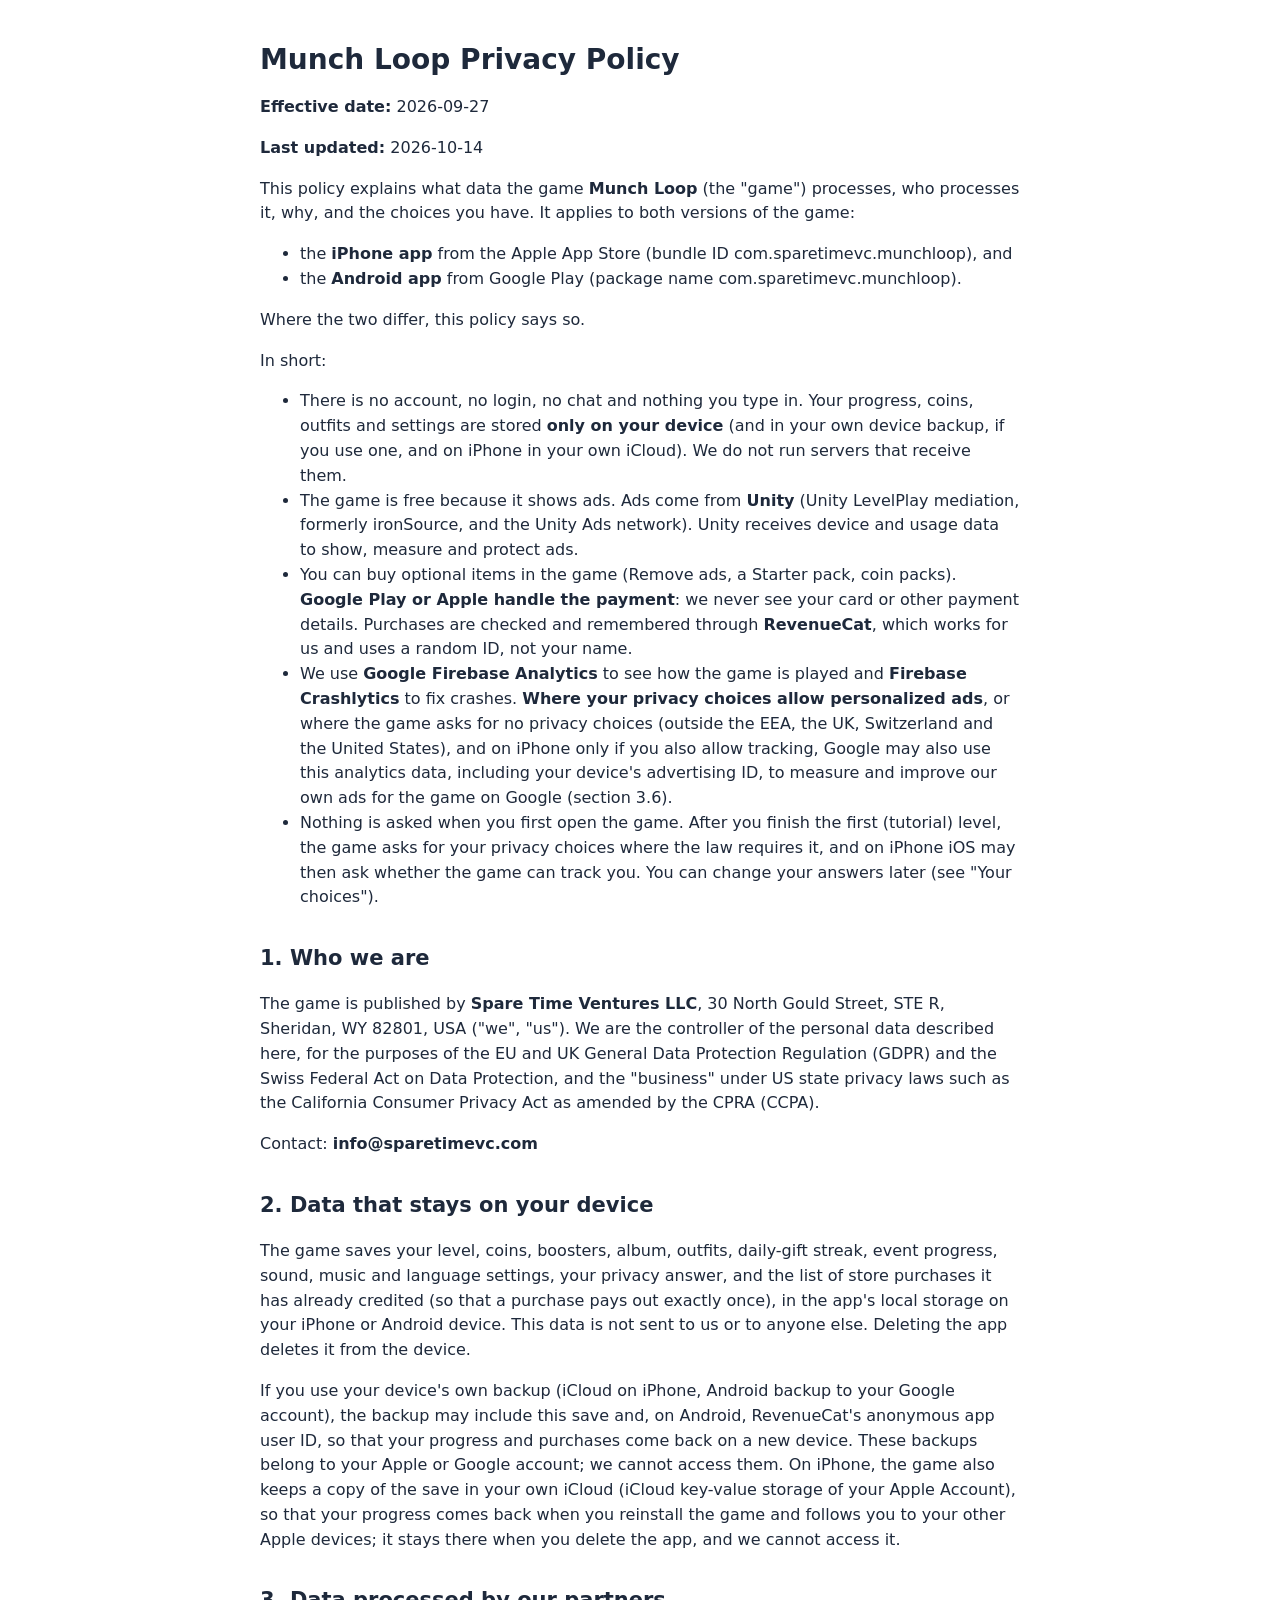
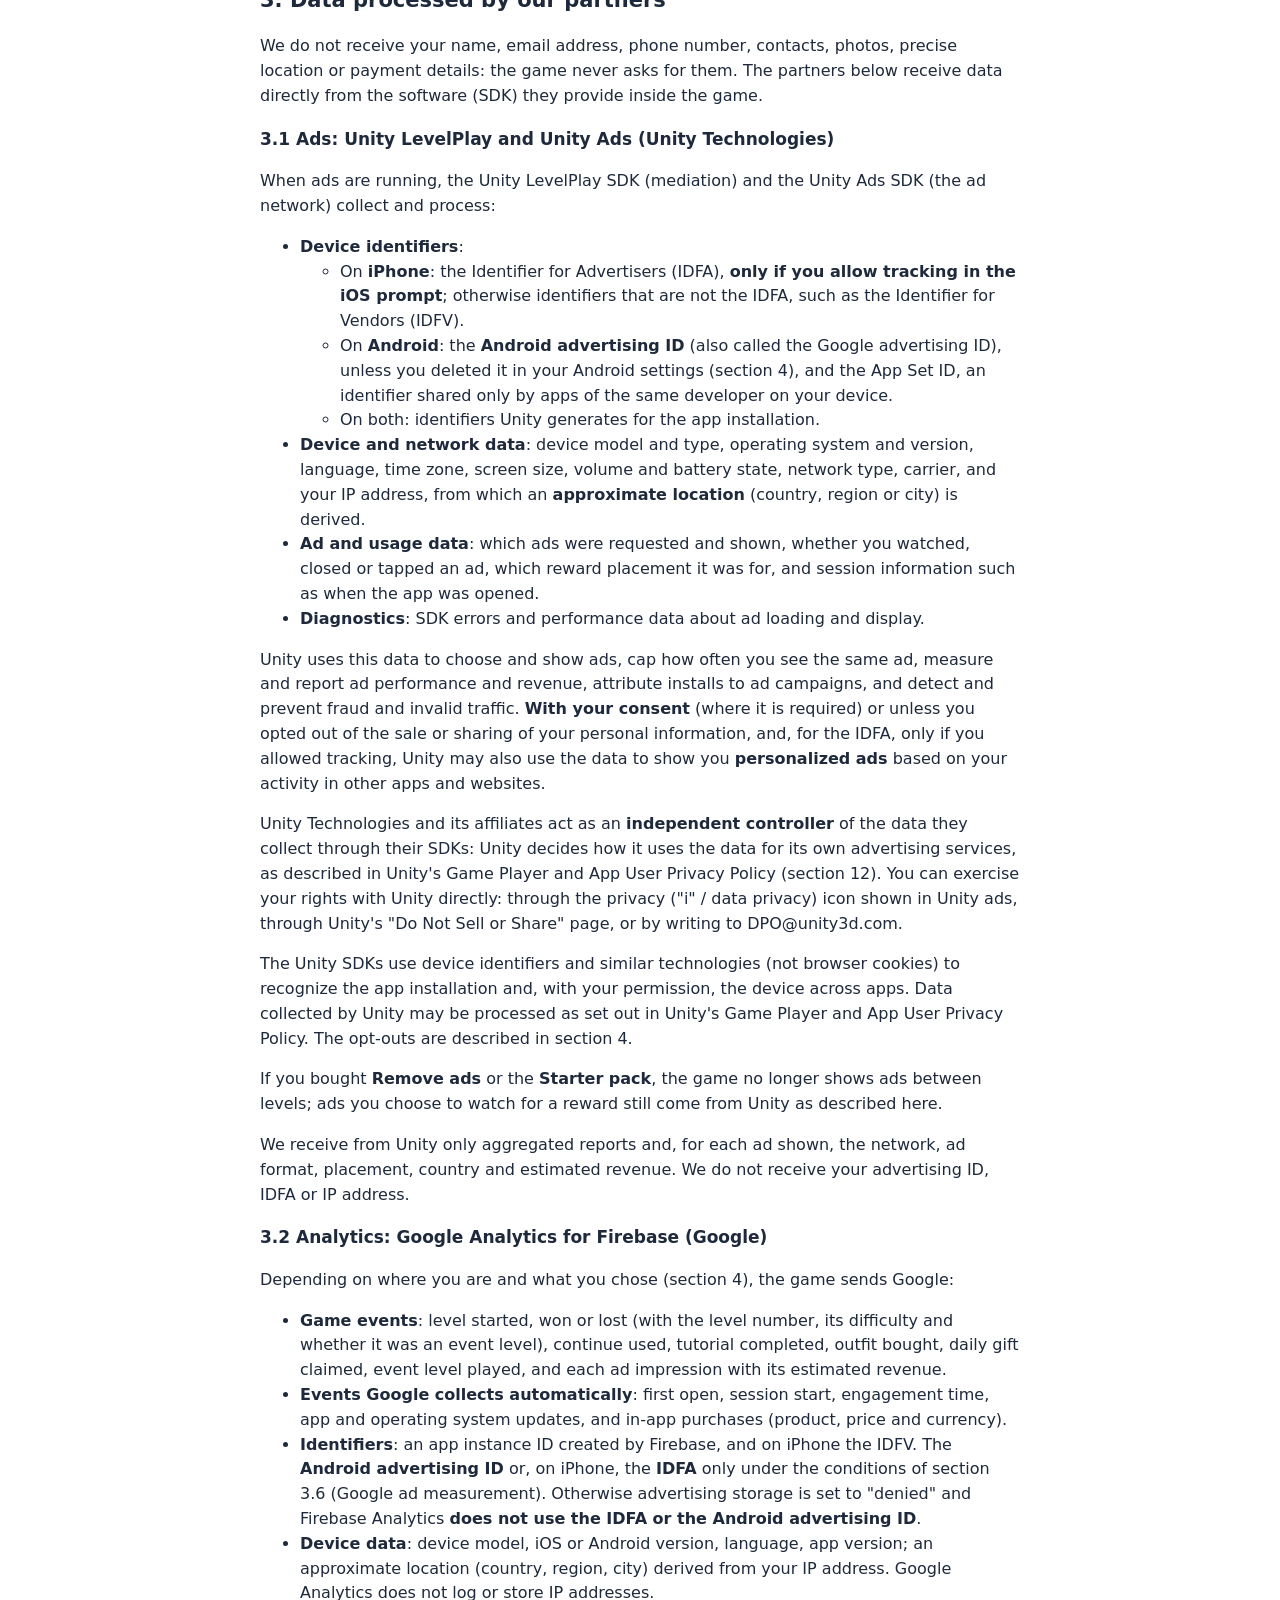
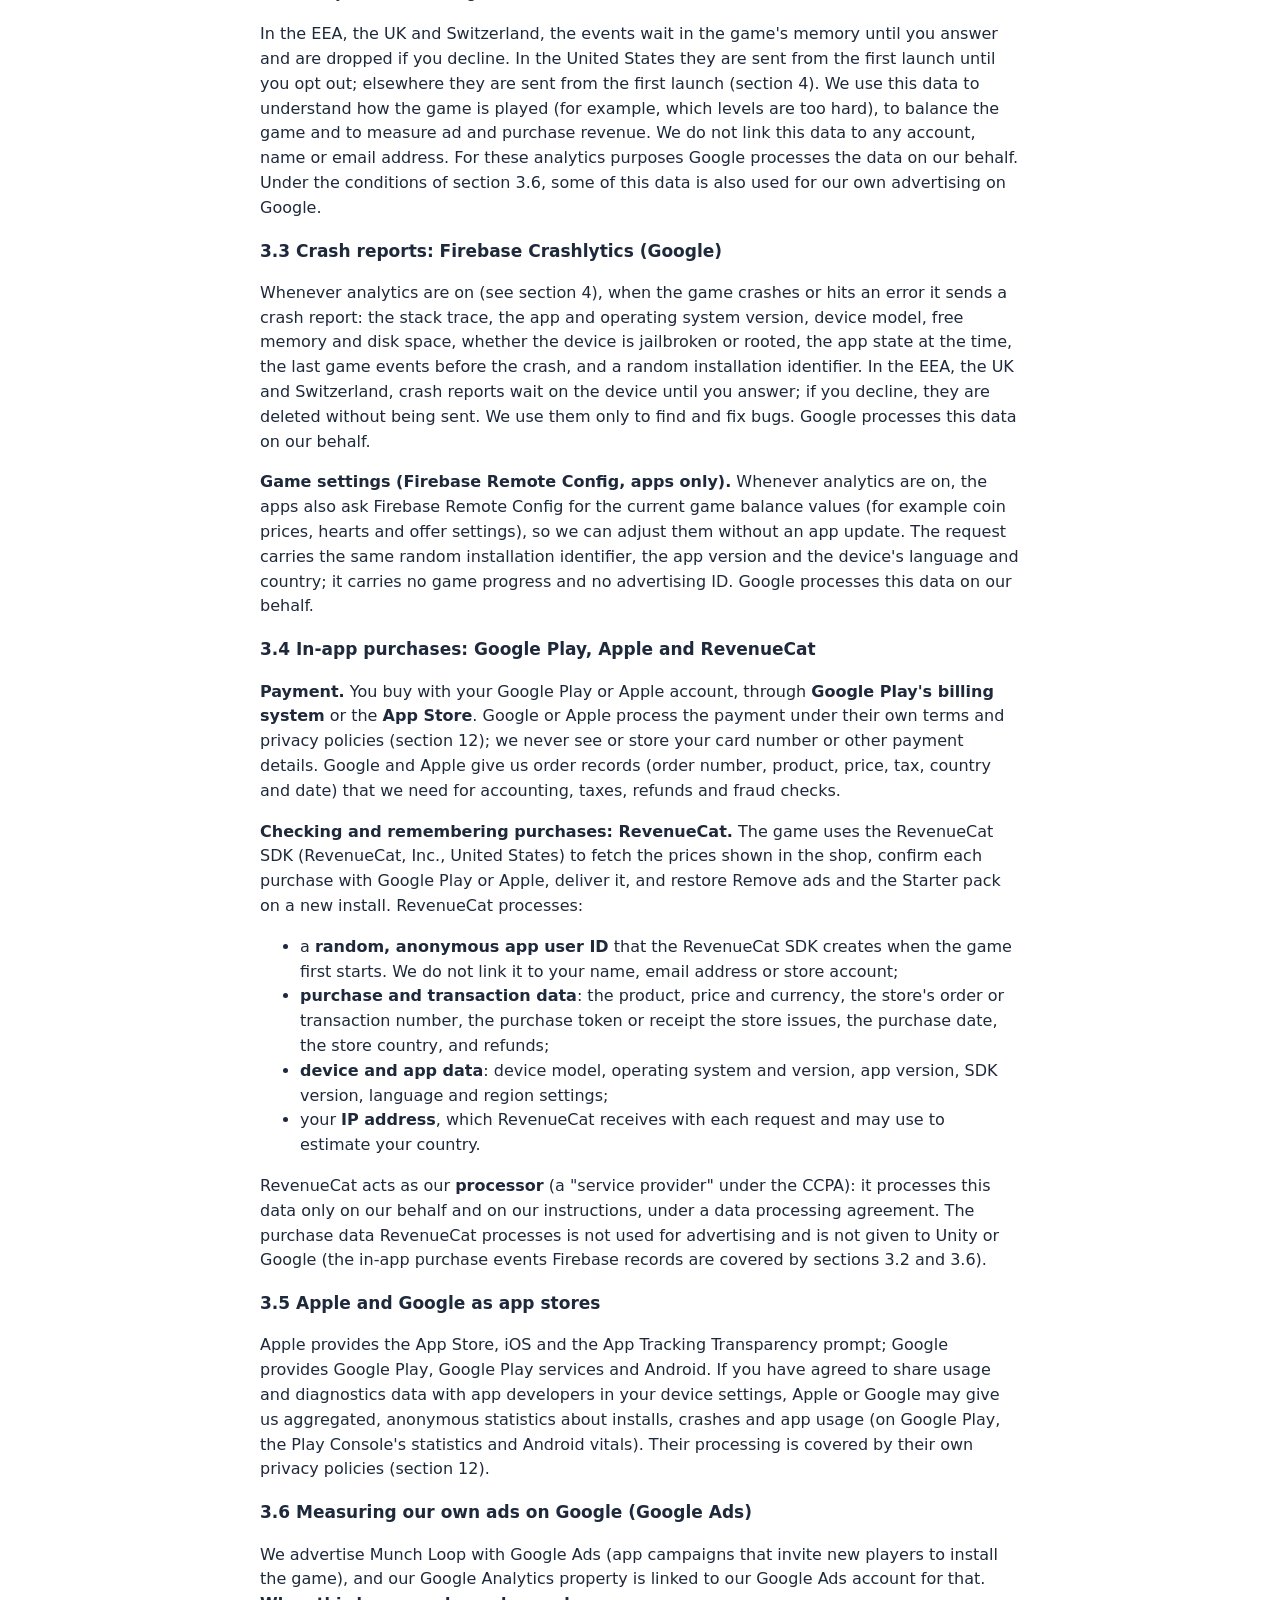
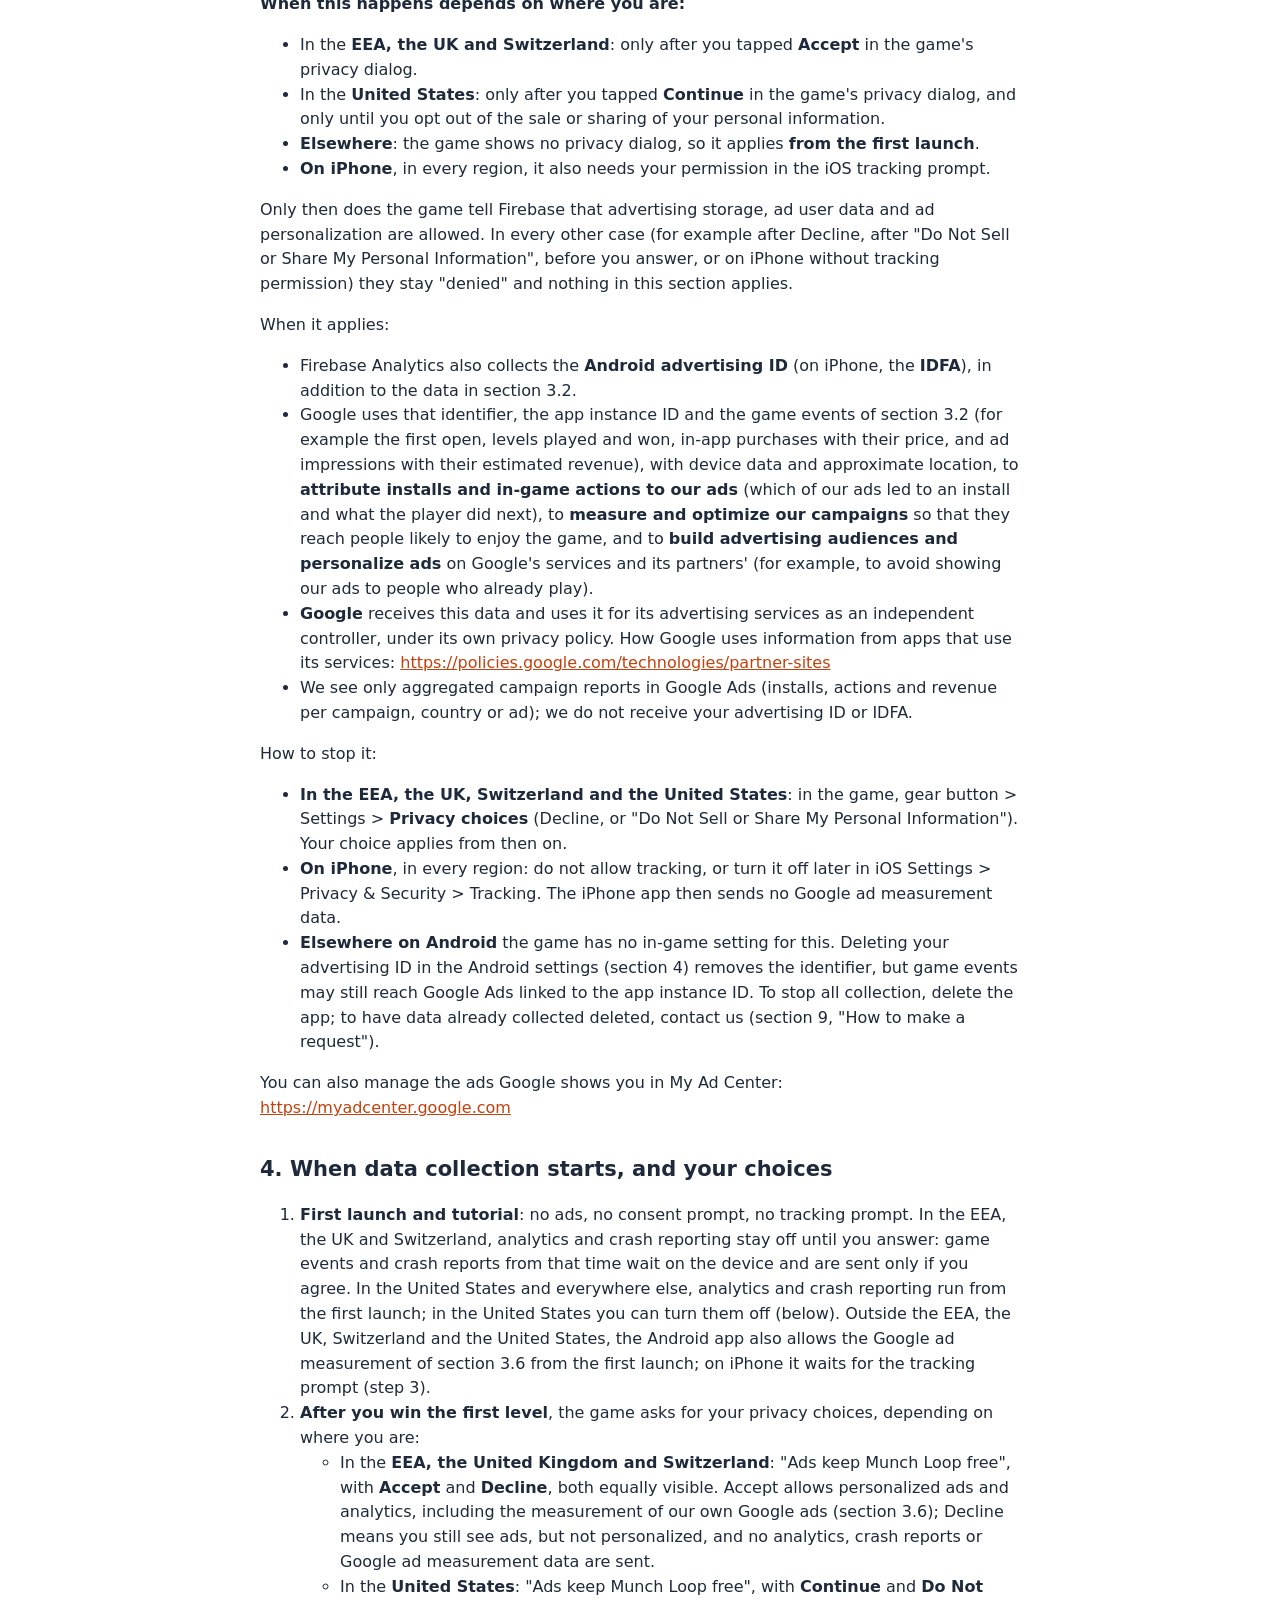
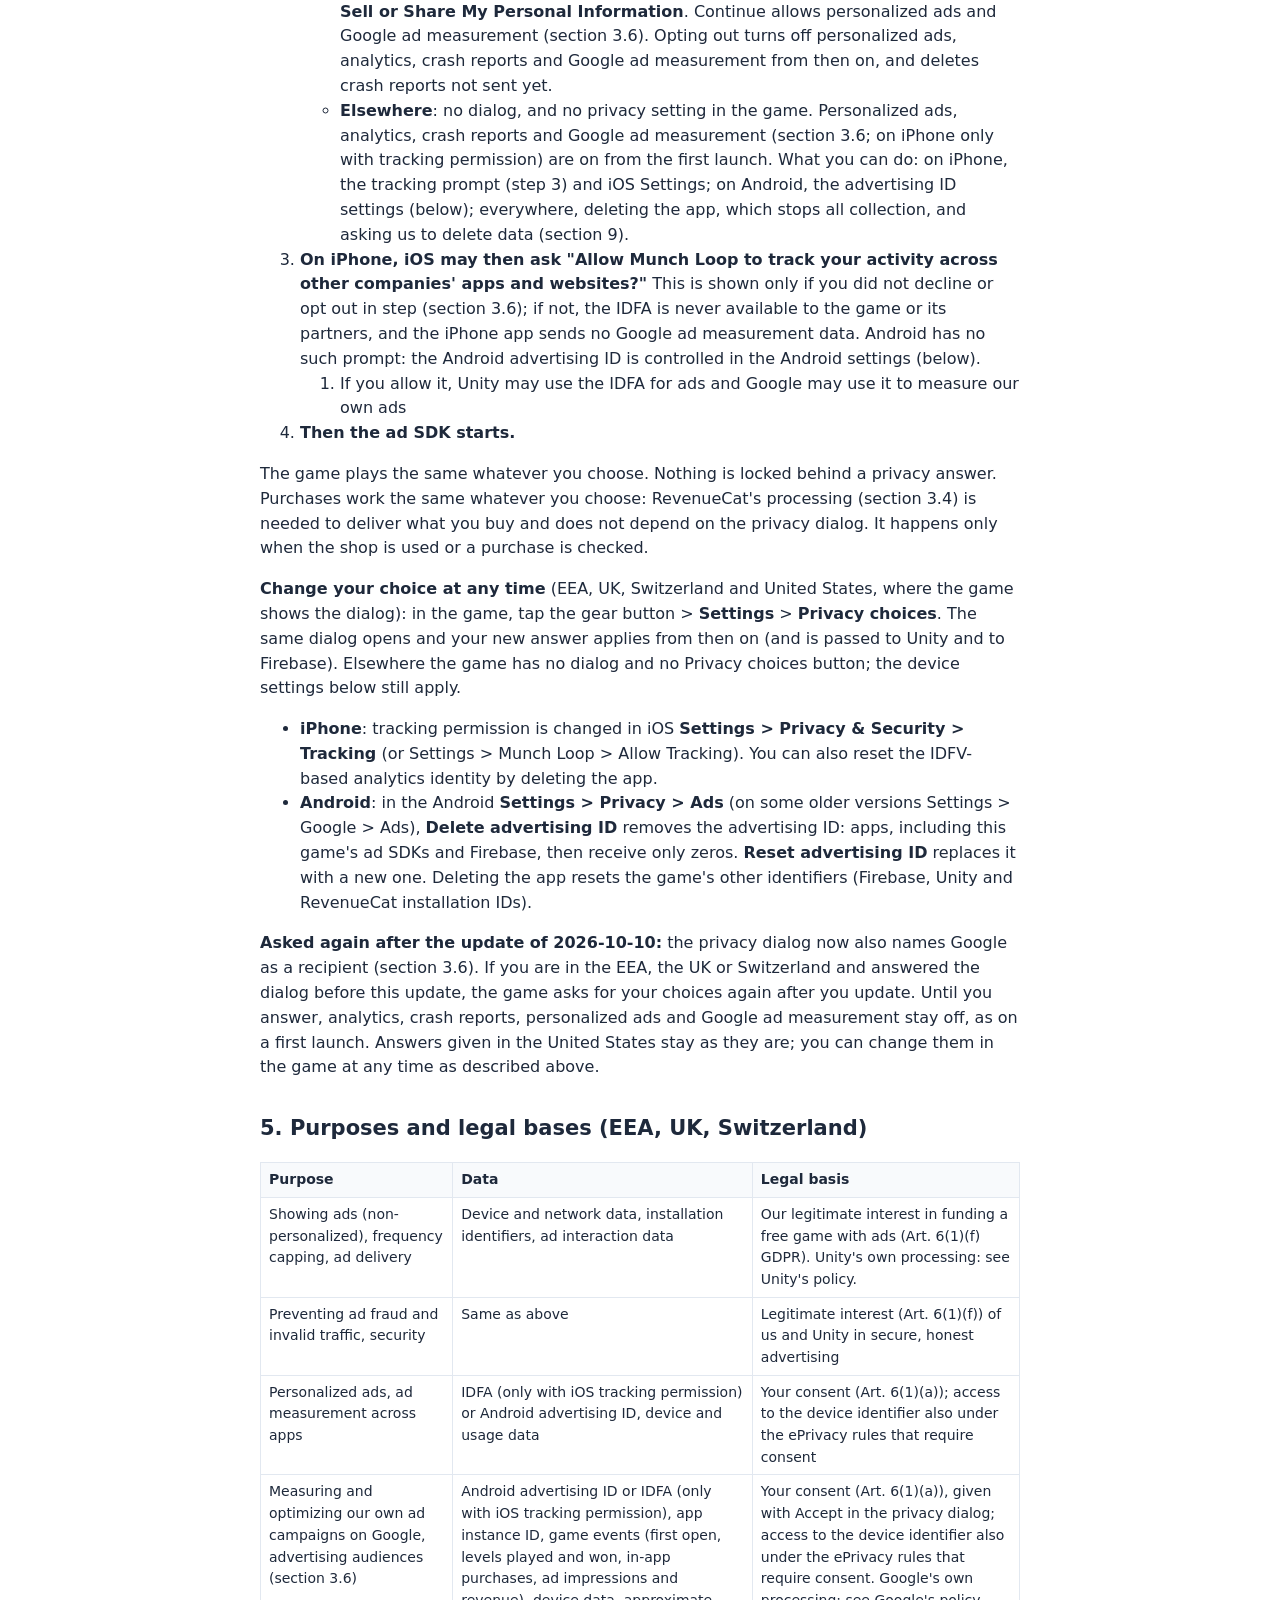
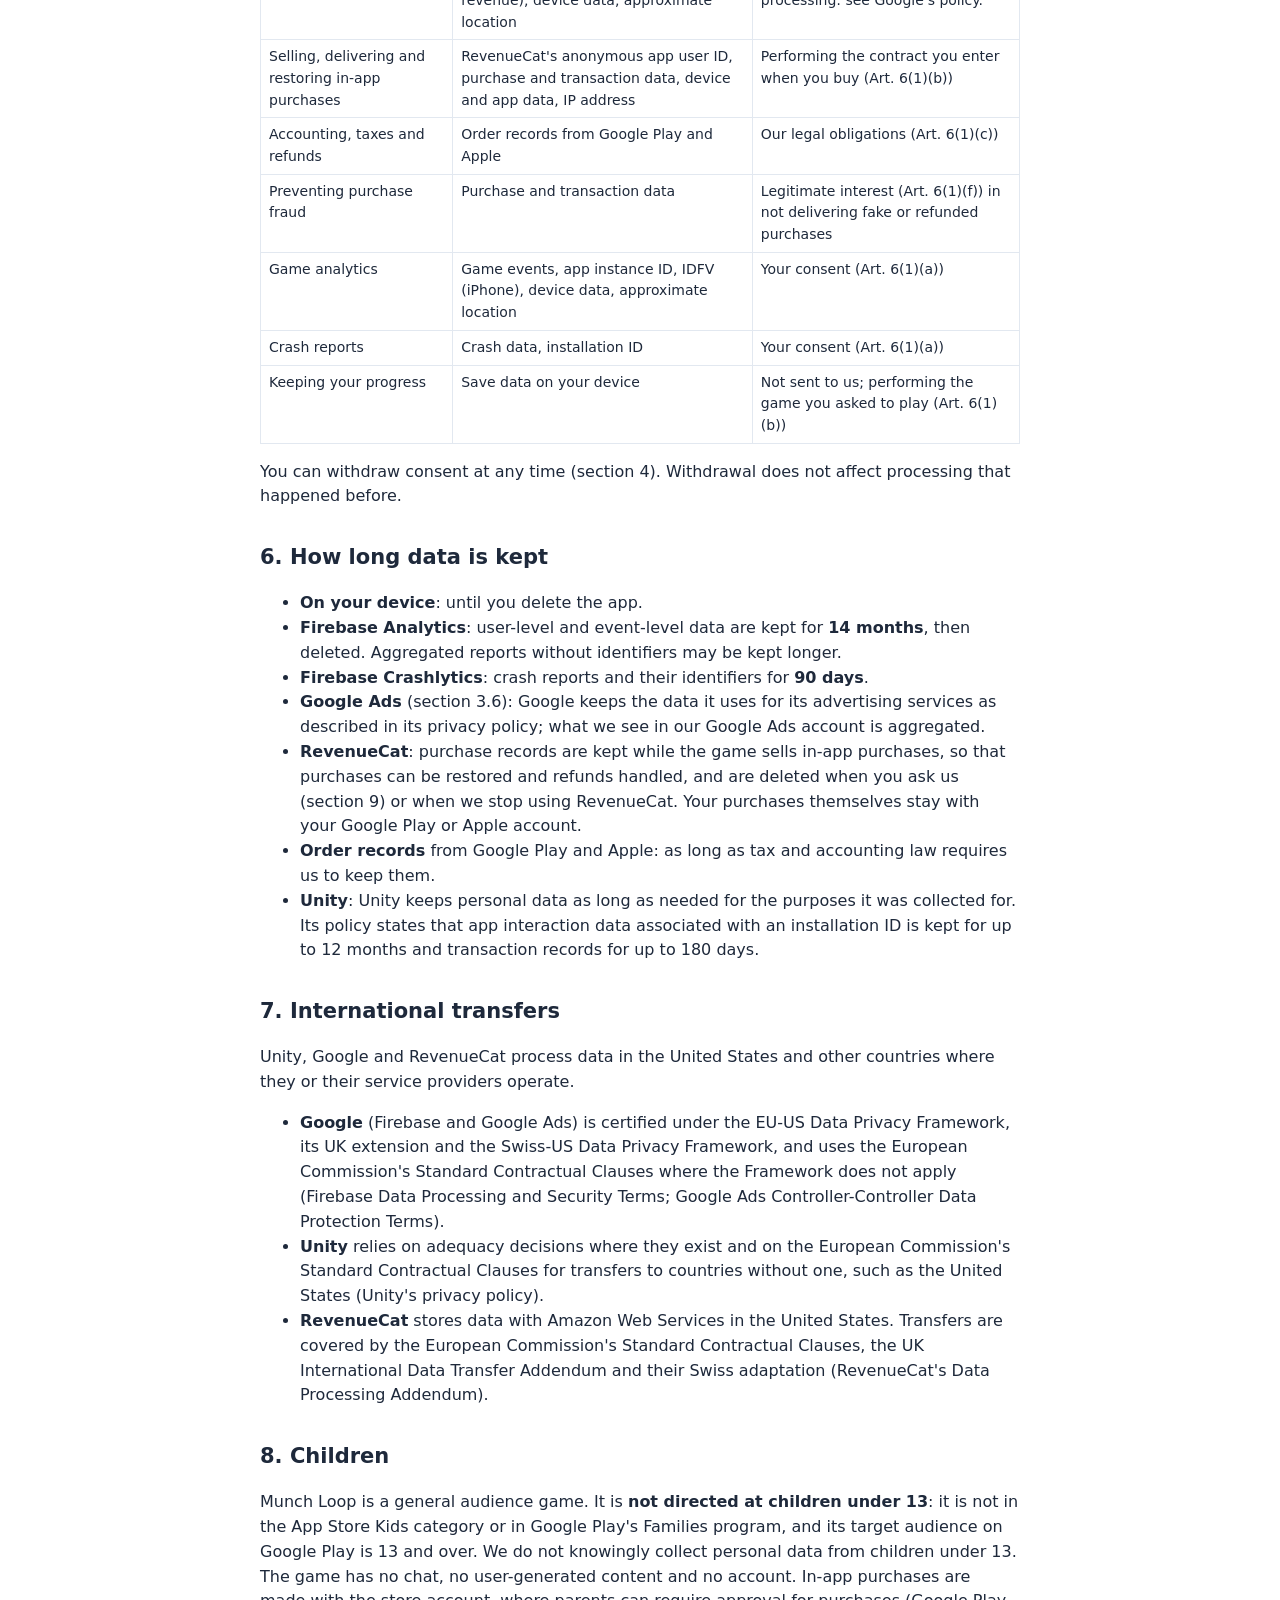
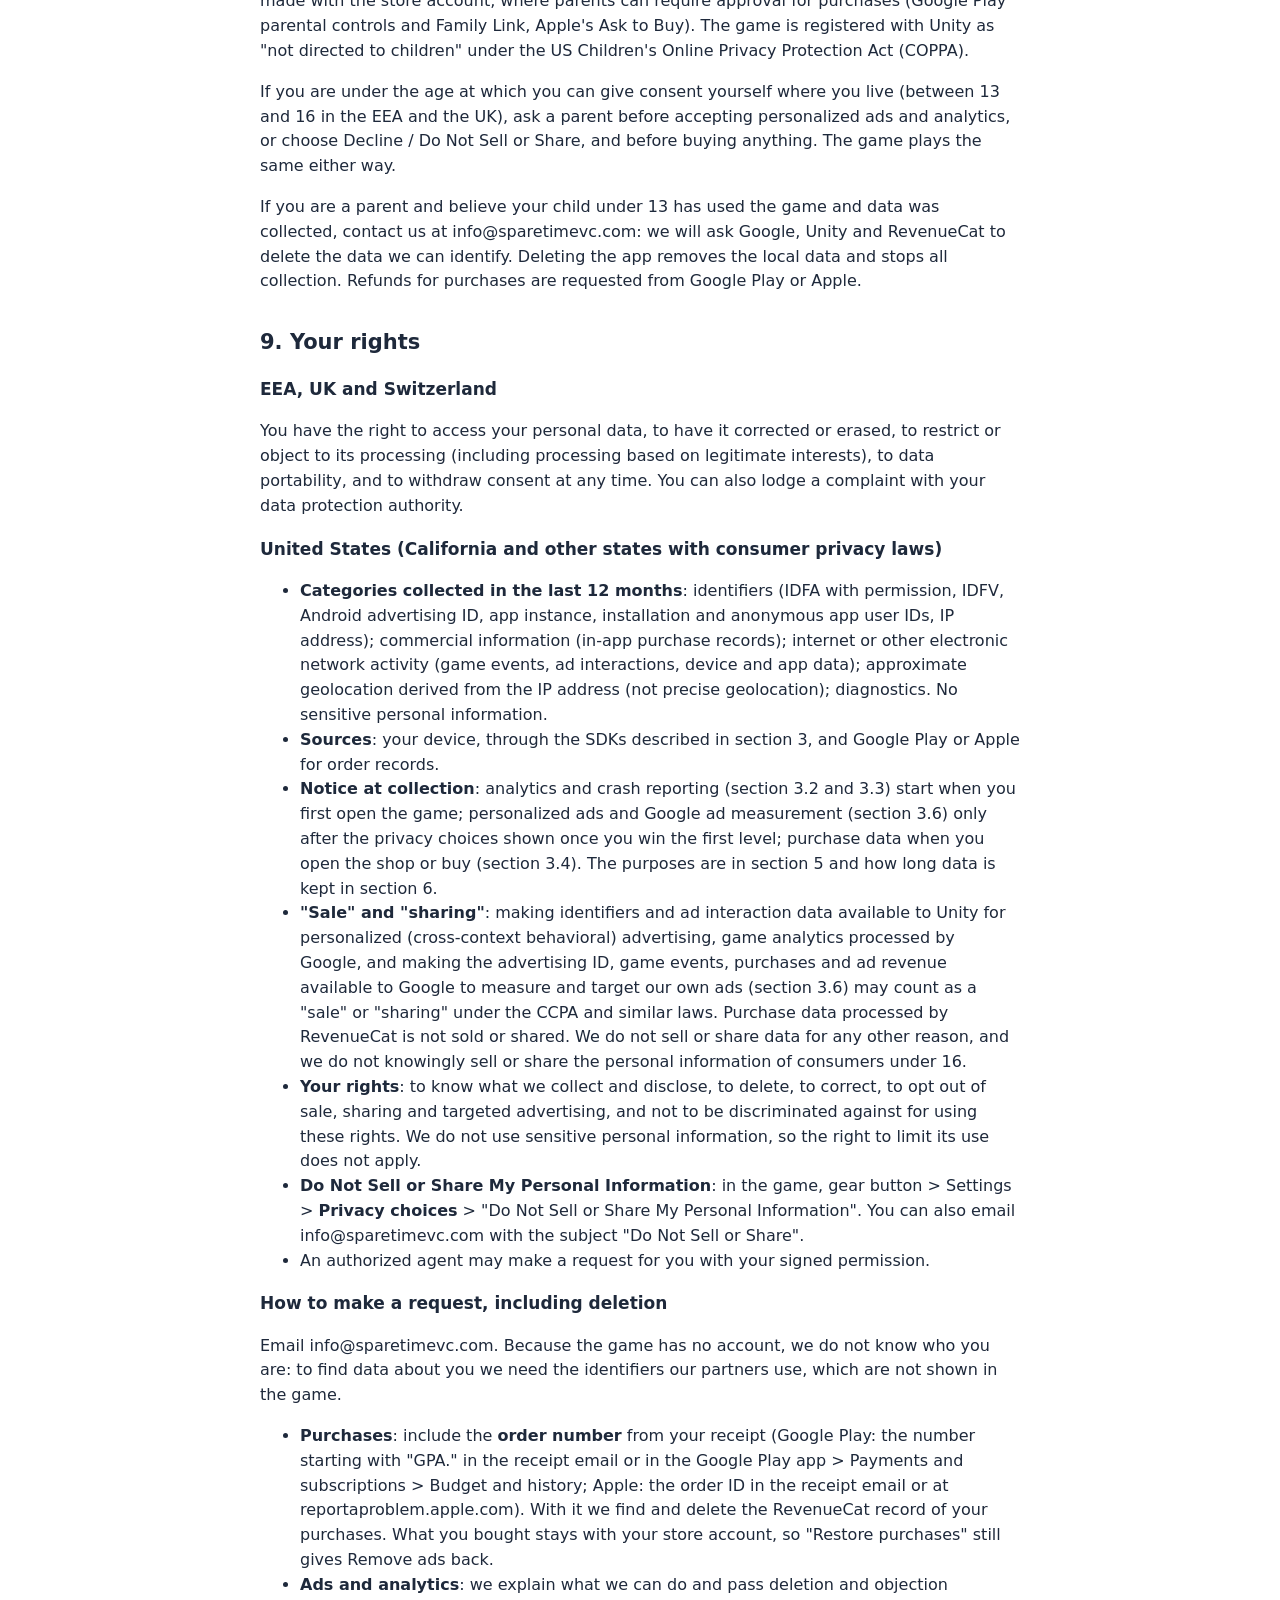
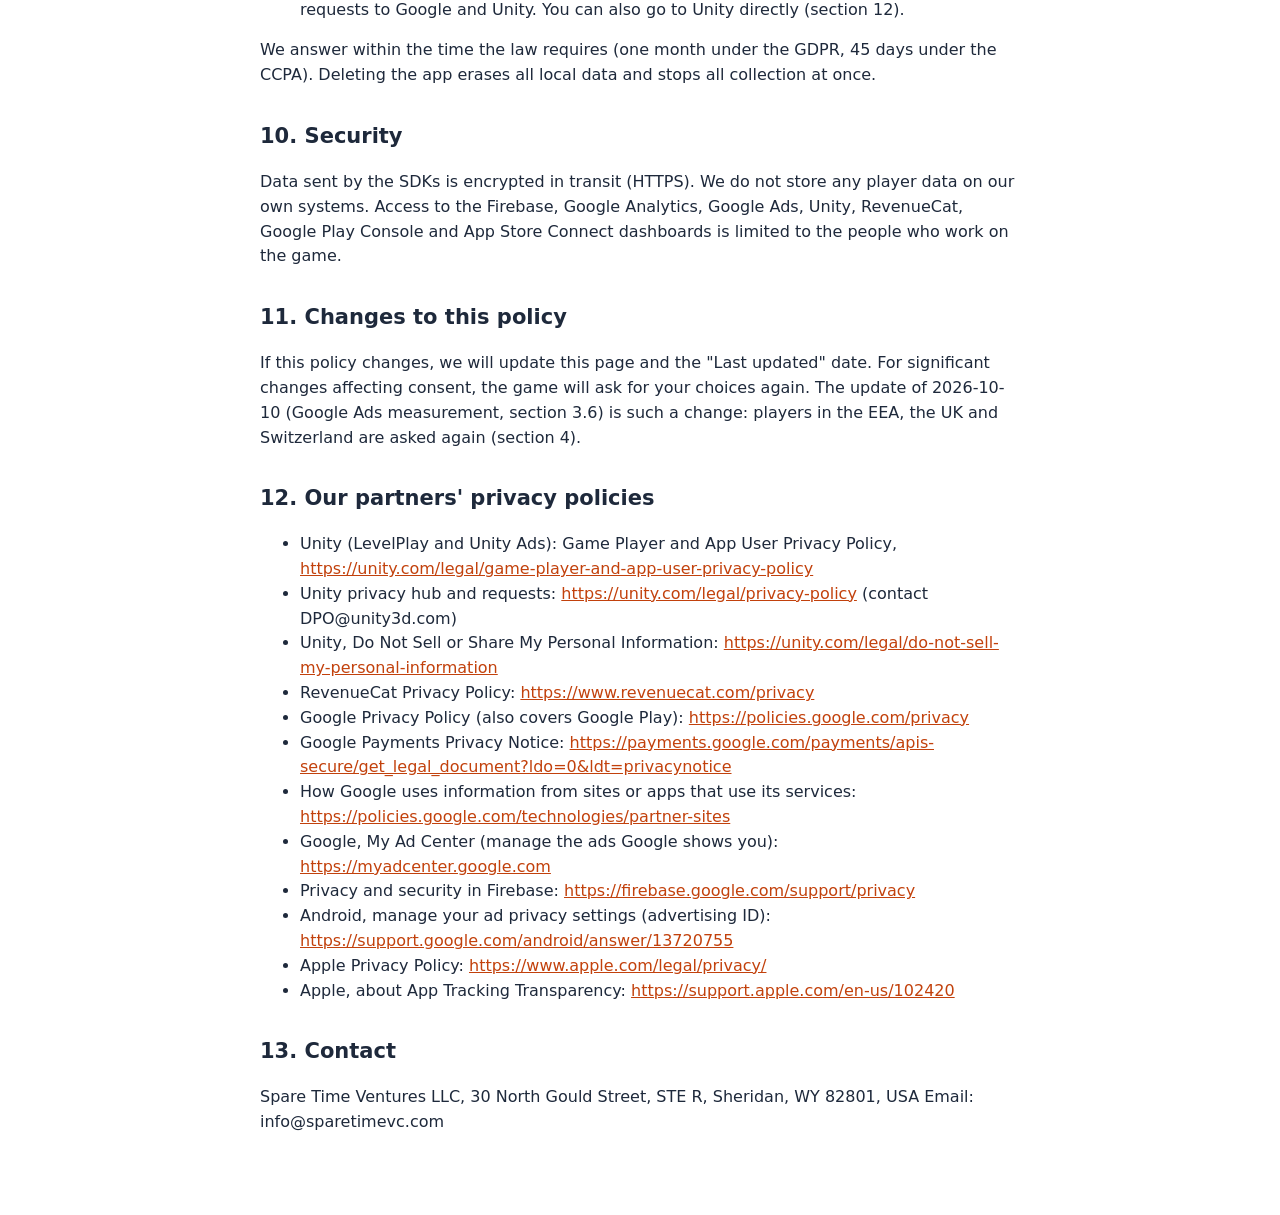
<file: munch-loop/privacy/index.html>
<!doctype html>
<html lang="en">
<head>
<meta charset="utf-8">
<meta name="viewport" content="width=device-width, initial-scale=1">
<title>Munch Loop Privacy Policy</title>
<style>
  body { margin: 0 auto; max-width: 760px; padding: 24px 16px 64px; font: 16px/1.55 -apple-system, system-ui, sans-serif; color: #1e293b; background: #fff; }
  h1 { font-size: 28px; line-height: 1.2; } h2 { font-size: 21px; margin-top: 32px; } h3 { font-size: 17px; }
  a { color: #c2410c; word-break: break-word; }
  table { border-collapse: collapse; width: 100%; display: block; overflow-x: auto; font-size: 14px; }
  th, td { border: 1px solid #e2e8f0; padding: 6px 8px; text-align: left; vertical-align: top; }
  th { background: #f8fafc; }
  @media (prefers-color-scheme: dark) { body { background: #0f172a; color: #e2e8f0; } a { color: #fb923c; } th { background: #1e293b; } th, td { border-color: #334155; } }
</style>
</head>
<body>
<h1>Munch Loop Privacy Policy</h1>
<p><strong>Effective date:</strong> 2026-09-27</p>
<p><strong>Last updated:</strong> 2026-10-14</p>
<p>This policy explains what data the game <strong>Munch Loop</strong> (the "game") processes, who processes it, why, and the choices you have. It applies to both versions of the game:</p>
<ul><li>the <strong>iPhone app</strong> from the Apple App Store (bundle ID com.sparetimevc.munchloop), and</li><li>the <strong>Android app</strong> from Google Play (package name com.sparetimevc.munchloop).</li></ul>
<p>Where the two differ, this policy says so.</p>
<p>In short:</p>
<ul><li>There is no account, no login, no chat and nothing you type in. Your progress, coins, outfits and settings are stored <strong>only on your device</strong> (and in your own device backup, if you use one, and on iPhone in your own iCloud). We do not run servers that receive them.</li><li>The game is free because it shows ads. Ads come from <strong>Unity</strong> (Unity LevelPlay mediation, formerly ironSource, and the Unity Ads network). Unity receives device and usage data to show, measure and protect ads.</li><li>You can buy optional items in the game (Remove ads, a Starter pack, coin packs). <strong>Google Play or Apple handle the payment</strong>: we never see your card or other payment details. Purchases are checked and remembered through <strong>RevenueCat</strong>, which works for us and uses a random ID, not your name.</li><li>We use <strong>Google Firebase Analytics</strong> to see how the game is played and <strong>Firebase Crashlytics</strong> to fix crashes. <strong>Where your privacy choices allow personalized ads</strong>, or where the game asks for no privacy choices (outside the EEA, the UK, Switzerland and the United States), and on iPhone only if you also allow tracking, Google may also use this analytics data, including your device's advertising ID, to measure and improve our own ads for the game on Google (section 3.6).</li><li>Nothing is asked when you first open the game. After you finish the first (tutorial) level, the game asks for your privacy choices where the law requires it, and on iPhone iOS may then ask whether the game can track you. You can change your answers later (see "Your choices").</li></ul>
<h2>1. Who we are</h2>
<p>The game is published by <strong>Spare Time Ventures LLC</strong>, 30 North Gould Street, STE R, Sheridan, WY 82801, USA ("we", "us"). We are the controller of the personal data described here, for the purposes of the EU and UK General Data Protection Regulation (GDPR) and the Swiss Federal Act on Data Protection, and the "business" under US state privacy laws such as the California Consumer Privacy Act as amended by the CPRA (CCPA).</p>
<p>Contact: <strong>info@sparetimevc.com</strong></p>
<h2>2. Data that stays on your device</h2>
<p>The game saves your level, coins, boosters, album, outfits, daily-gift streak, event progress, sound, music and language settings, your privacy answer, and the list of store purchases it has already credited (so that a purchase pays out exactly once), in the app's local storage on your iPhone or Android device. This data is not sent to us or to anyone else. Deleting the app deletes it from the device.</p>
<p>If you use your device's own backup (iCloud on iPhone, Android backup to your Google account), the backup may include this save and, on Android, RevenueCat's anonymous app user ID, so that your progress and purchases come back on a new device. These backups belong to your Apple or Google account; we cannot access them. On iPhone, the game also keeps a copy of the save in your own iCloud (iCloud key-value storage of your Apple Account), so that your progress comes back when you reinstall the game and follows you to your other Apple devices; it stays there when you delete the app, and we cannot access it.</p>
<h2>3. Data processed by our partners</h2>
<p>We do not receive your name, email address, phone number, contacts, photos, precise location or payment details: the game never asks for them. The partners below receive data directly from the software (SDK) they provide inside the game.</p>
<h3>3.1 Ads: Unity LevelPlay and Unity Ads (Unity Technologies)</h3>
<p>When ads are running, the Unity LevelPlay SDK (mediation) and the Unity Ads SDK (the ad network) collect and process:</p>
<ul><li><strong>Device identifiers</strong>:<ul><li>On <strong>iPhone</strong>: the Identifier for Advertisers (IDFA), <strong>only if you allow tracking in the iOS prompt</strong>; otherwise identifiers that are not the IDFA, such as the Identifier for Vendors (IDFV).</li><li>On <strong>Android</strong>: the <strong>Android advertising ID</strong> (also called the Google advertising ID), unless you deleted it in your Android settings (section 4), and the App Set ID, an identifier shared only by apps of the same developer on your device.</li><li>On both: identifiers Unity generates for the app installation.</li></ul></li><li><strong>Device and network data</strong>: device model and type, operating system and version, language, time zone, screen size, volume and battery state, network type, carrier, and your IP address, from which an <strong>approximate location</strong> (country, region or city) is derived.</li><li><strong>Ad and usage data</strong>: which ads were requested and shown, whether you watched, closed or tapped an ad, which reward placement it was for, and session information such as when the app was opened.</li><li><strong>Diagnostics</strong>: SDK errors and performance data about ad loading and display.</li></ul>
<p>Unity uses this data to choose and show ads, cap how often you see the same ad, measure and report ad performance and revenue, attribute installs to ad campaigns, and detect and prevent fraud and invalid traffic. <strong>With your consent</strong> (where it is required) or unless you opted out of the sale or sharing of your personal information, and, for the IDFA, only if you allowed tracking, Unity may also use the data to show you <strong>personalized ads</strong> based on your activity in other apps and websites.</p>
<p>Unity Technologies and its affiliates act as an <strong>independent controller</strong> of the data they collect through their SDKs: Unity decides how it uses the data for its own advertising services, as described in Unity's Game Player and App User Privacy Policy (section 12). You can exercise your rights with Unity directly: through the privacy ("i" / data privacy) icon shown in Unity ads, through Unity's "Do Not Sell or Share" page, or by writing to DPO@unity3d.com.</p>
<p>The Unity SDKs use device identifiers and similar technologies (not browser cookies) to recognize the app installation and, with your permission, the device across apps. Data collected by Unity may be processed as set out in Unity's Game Player and App User Privacy Policy. The opt-outs are described in section 4.</p>
<p>If you bought <strong>Remove ads</strong> or the <strong>Starter pack</strong>, the game no longer shows ads between levels; ads you choose to watch for a reward still come from Unity as described here.</p>
<p>We receive from Unity only aggregated reports and, for each ad shown, the network, ad format, placement, country and estimated revenue. We do not receive your advertising ID, IDFA or IP address.</p>
<h3>3.2 Analytics: Google Analytics for Firebase (Google)</h3>
<p>Depending on where you are and what you chose (section 4), the game sends Google:</p>
<ul><li><strong>Game events</strong>: level started, won or lost (with the level number, its difficulty and whether it was an event level), continue used, tutorial completed, outfit bought, daily gift claimed, event level played, and each ad impression with its estimated revenue.</li><li><strong>Events Google collects automatically</strong>: first open, session start, engagement time, app and operating system updates, and in-app purchases (product, price and currency).</li><li><strong>Identifiers</strong>: an app instance ID created by Firebase, and on iPhone the IDFV. The <strong>Android advertising ID</strong> or, on iPhone, the <strong>IDFA</strong> only under the conditions of section 3.6 (Google ad measurement). Otherwise advertising storage is set to "denied" and Firebase Analytics <strong>does not use the IDFA or the Android advertising ID</strong>.</li><li><strong>Device data</strong>: device model, iOS or Android version, language, app version; an approximate location (country, region, city) derived from your IP address. Google Analytics does not log or store IP addresses.</li></ul>
<p>In the EEA, the UK and Switzerland, the events wait in the game's memory until you answer and are dropped if you decline. In the United States they are sent from the first launch until you opt out; elsewhere they are sent from the first launch (section 4). We use this data to understand how the game is played (for example, which levels are too hard), to balance the game and to measure ad and purchase revenue. We do not link this data to any account, name or email address. For these analytics purposes Google processes the data on our behalf. Under the conditions of section 3.6, some of this data is also used for our own advertising on Google.</p>
<h3>3.3 Crash reports: Firebase Crashlytics (Google)</h3>
<p>Whenever analytics are on (see section 4), when the game crashes or hits an error it sends a crash report: the stack trace, the app and operating system version, device model, free memory and disk space, whether the device is jailbroken or rooted, the app state at the time, the last game events before the crash, and a random installation identifier. In the EEA, the UK and Switzerland, crash reports wait on the device until you answer; if you decline, they are deleted without being sent. We use them only to find and fix bugs. Google processes this data on our behalf.</p>
<p><strong>Game settings (Firebase Remote Config, apps only).</strong> Whenever analytics are on, the apps also ask Firebase Remote Config for the current game balance values (for example coin prices, hearts and offer settings), so we can adjust them without an app update. The request carries the same random installation identifier, the app version and the device's language and country; it carries no game progress and no advertising ID. Google processes this data on our behalf.</p>
<h3>3.4 In-app purchases: Google Play, Apple and RevenueCat</h3>
<p><strong>Payment.</strong> You buy with your Google Play or Apple account, through <strong>Google Play's billing system</strong> or the <strong>App Store</strong>. Google or Apple process the payment under their own terms and privacy policies (section 12); we never see or store your card number or other payment details. Google and Apple give us order records (order number, product, price, tax, country and date) that we need for accounting, taxes, refunds and fraud checks.</p>
<p><strong>Checking and remembering purchases: RevenueCat.</strong> The game uses the RevenueCat SDK (RevenueCat, Inc., United States) to fetch the prices shown in the shop, confirm each purchase with Google Play or Apple, deliver it, and restore Remove ads and the Starter pack on a new install. RevenueCat processes:</p>
<ul><li>a <strong>random, anonymous app user ID</strong> that the RevenueCat SDK creates when the game first starts. We do not link it to your name, email address or store account;</li><li><strong>purchase and transaction data</strong>: the product, price and currency, the store's order or transaction number, the purchase token or receipt the store issues, the purchase date, the store country, and refunds;</li><li><strong>device and app data</strong>: device model, operating system and version, app version, SDK version, language and region settings;</li><li>your <strong>IP address</strong>, which RevenueCat receives with each request and may use to estimate your country.</li></ul>
<p>RevenueCat acts as our <strong>processor</strong> (a "service provider" under the CCPA): it processes this data only on our behalf and on our instructions, under a data processing agreement. The purchase data RevenueCat processes is not used for advertising and is not given to Unity or Google (the in-app purchase events Firebase records are covered by sections 3.2 and 3.6).</p>
<h3>3.5 Apple and Google as app stores</h3>
<p>Apple provides the App Store, iOS and the App Tracking Transparency prompt; Google provides Google Play, Google Play services and Android. If you have agreed to share usage and diagnostics data with app developers in your device settings, Apple or Google may give us aggregated, anonymous statistics about installs, crashes and app usage (on Google Play, the Play Console's statistics and Android vitals). Their processing is covered by their own privacy policies (section 12).</p>
<h3>3.6 Measuring our own ads on Google (Google Ads)</h3>
<p>We advertise Munch Loop with Google Ads (app campaigns that invite new players to install the game), and our Google Analytics property is linked to our Google Ads account for that. <strong>When this happens depends on where you are:</strong></p>
<ul><li>In the <strong>EEA, the UK and Switzerland</strong>: only after you tapped <strong>Accept</strong> in the game's privacy dialog.</li><li>In the <strong>United States</strong>: only after you tapped <strong>Continue</strong> in the game's privacy dialog, and only until you opt out of the sale or sharing of your personal information.</li><li><strong>Elsewhere</strong>: the game shows no privacy dialog, so it applies <strong>from the first launch</strong>.</li><li><strong>On iPhone</strong>, in every region, it also needs your permission in the iOS tracking prompt.</li></ul>
<p>Only then does the game tell Firebase that advertising storage, ad user data and ad personalization are allowed. In every other case (for example after Decline, after "Do Not Sell or Share My Personal Information", before you answer, or on iPhone without tracking permission) they stay "denied" and nothing in this section applies.</p>
<p>When it applies:</p>
<ul><li>Firebase Analytics also collects the <strong>Android advertising ID</strong> (on iPhone, the <strong>IDFA</strong>), in addition to the data in section 3.2.</li><li>Google uses that identifier, the app instance ID and the game events of section 3.2 (for example the first open, levels played and won, in-app purchases with their price, and ad impressions with their estimated revenue), with device data and approximate location, to <strong>attribute installs and in-game actions to our ads</strong> (which of our ads led to an install and what the player did next), to <strong>measure and optimize our campaigns</strong> so that they reach people likely to enjoy the game, and to <strong>build advertising audiences and personalize ads</strong> on Google's services and its partners' (for example, to avoid showing our ads to people who already play).</li><li><strong>Google</strong> receives this data and uses it for its advertising services as an independent controller, under its own privacy policy. How Google uses information from apps that use its services: <a href="https://policies.google.com/technologies/partner-sites">https://policies.google.com/technologies/partner-sites</a></li><li>We see only aggregated campaign reports in Google Ads (installs, actions and revenue per campaign, country or ad); we do not receive your advertising ID or IDFA.</li></ul>
<p>How to stop it:</p>
<ul><li><strong>In the EEA, the UK, Switzerland and the United States</strong>: in the game, gear button &gt; Settings &gt; <strong>Privacy choices</strong> (Decline, or "Do Not Sell or Share My Personal Information"). Your choice applies from then on.</li><li><strong>On iPhone</strong>, in every region: do not allow tracking, or turn it off later in iOS Settings &gt; Privacy &amp; Security &gt; Tracking. The iPhone app then sends no Google ad measurement data.</li><li><strong>Elsewhere on Android</strong> the game has no in-game setting for this. Deleting your advertising ID in the Android settings (section 4) removes the identifier, but game events may still reach Google Ads linked to the app instance ID. To stop all collection, delete the app; to have data already collected deleted, contact us (section 9, "How to make a request").</li></ul>
<p>You can also manage the ads Google shows you in My Ad Center: <a href="https://myadcenter.google.com">https://myadcenter.google.com</a></p>
<h2>4. When data collection starts, and your choices</h2>
<ol><li><strong>First launch and tutorial</strong>: no ads, no consent prompt, no tracking prompt. In the EEA, the UK and Switzerland, analytics and crash reporting stay off until you answer: game events and crash reports from that time wait on the device and are sent only if you agree. In the United States and everywhere else, analytics and crash reporting run from the first launch; in the United States you can turn them off (below). Outside the EEA, the UK, Switzerland and the United States, the Android app also allows the Google ad measurement of section 3.6 from the first launch; on iPhone it waits for the tracking prompt (step 3).</li><li><strong>After you win the first level</strong>, the game asks for your privacy choices, depending on where you are:<ul><li>In the <strong>EEA, the United Kingdom and Switzerland</strong>: "Ads keep Munch Loop free", with <strong>Accept</strong> and <strong>Decline</strong>, both equally visible. Accept allows personalized ads and analytics, including the measurement of our own Google ads (section 3.6); Decline means you still see ads, but not personalized, and no analytics, crash reports or Google ad measurement data are sent.</li><li>In the <strong>United States</strong>: "Ads keep Munch Loop free", with <strong>Continue</strong> and <strong>Do Not Sell or Share My Personal Information</strong>. Continue allows personalized ads and Google ad measurement (section 3.6). Opting out turns off personalized ads, analytics, crash reports and Google ad measurement from then on, and deletes crash reports not sent yet.</li><li><strong>Elsewhere</strong>: no dialog, and no privacy setting in the game. Personalized ads, analytics, crash reports and Google ad measurement (section 3.6; on iPhone only with tracking permission) are on from the first launch. What you can do: on iPhone, the tracking prompt (step 3) and iOS Settings; on Android, the advertising ID settings (below); everywhere, deleting the app, which stops all collection, and asking us to delete data (section 9).</li></ul></li><li><strong>On iPhone, iOS may then ask "Allow Munch Loop to track your activity across other companies' apps and websites?"</strong> This is shown only if you did not decline or opt out in step (section 3.6); if not, the IDFA is never available to the game or its partners, and the iPhone app sends no Google ad measurement data. Android has no such prompt: the Android advertising ID is controlled in the Android settings (below).<ol><li>If you allow it, Unity may use the IDFA for ads and Google may use it to measure our own ads</li></ol></li><li><strong>Then the ad SDK starts.</strong></li></ol>
<p>The game plays the same whatever you choose. Nothing is locked behind a privacy answer. Purchases work the same whatever you choose: RevenueCat's processing (section 3.4) is needed to deliver what you buy and does not depend on the privacy dialog. It happens only when the shop is used or a purchase is checked.</p>
<p><strong>Change your choice at any time</strong> (EEA, UK, Switzerland and United States, where the game shows the dialog): in the game, tap the gear button &gt; <strong>Settings</strong> &gt; <strong>Privacy choices</strong>. The same dialog opens and your new answer applies from then on (and is passed to Unity and to Firebase). Elsewhere the game has no dialog and no Privacy choices button; the device settings below still apply.</p>
<ul><li><strong>iPhone</strong>: tracking permission is changed in iOS <strong>Settings &gt; Privacy &amp; Security &gt; Tracking</strong> (or Settings &gt; Munch Loop &gt; Allow Tracking). You can also reset the IDFV-based analytics identity by deleting the app.</li><li><strong>Android</strong>: in the Android <strong>Settings &gt; Privacy &gt; Ads</strong> (on some older versions Settings &gt; Google &gt; Ads), <strong>Delete advertising ID</strong> removes the advertising ID: apps, including this game's ad SDKs and Firebase, then receive only zeros. <strong>Reset advertising ID</strong> replaces it with a new one. Deleting the app resets the game's other identifiers (Firebase, Unity and RevenueCat installation IDs).</li></ul>
<p><strong>Asked again after the update of 2026-10-10:</strong> the privacy dialog now also names Google as a recipient (section 3.6). If you are in the EEA, the UK or Switzerland and answered the dialog before this update, the game asks for your choices again after you update. Until you answer, analytics, crash reports, personalized ads and Google ad measurement stay off, as on a first launch. Answers given in the United States stay as they are; you can change them in the game at any time as described above.</p>
<h2>5. Purposes and legal bases (EEA, UK, Switzerland)</h2>
<table><thead><tr><th>Purpose</th><th>Data</th><th>Legal basis</th></tr></thead><tbody><tr><td>Showing ads (non-personalized), frequency capping, ad delivery</td><td>Device and network data, installation identifiers, ad interaction data</td><td>Our legitimate interest in funding a free game with ads (Art. 6(1)(f) GDPR). Unity's own processing: see Unity's policy.</td></tr><tr><td>Preventing ad fraud and invalid traffic, security</td><td>Same as above</td><td>Legitimate interest (Art. 6(1)(f)) of us and Unity in secure, honest advertising</td></tr><tr><td>Personalized ads, ad measurement across apps</td><td>IDFA (only with iOS tracking permission) or Android advertising ID, device and usage data</td><td>Your consent (Art. 6(1)(a)); access to the device identifier also under the ePrivacy rules that require consent</td></tr><tr><td>Measuring and optimizing our own ad campaigns on Google, advertising audiences (section 3.6)</td><td>Android advertising ID or IDFA (only with iOS tracking permission), app instance ID, game events (first open, levels played and won, in-app purchases, ad impressions and revenue), device data, approximate location</td><td>Your consent (Art. 6(1)(a)), given with Accept in the privacy dialog; access to the device identifier also under the ePrivacy rules that require consent. Google's own processing: see Google's policy.</td></tr><tr><td>Selling, delivering and restoring in-app purchases</td><td>RevenueCat's anonymous app user ID, purchase and transaction data, device and app data, IP address</td><td>Performing the contract you enter when you buy (Art. 6(1)(b))</td></tr><tr><td>Accounting, taxes and refunds</td><td>Order records from Google Play and Apple</td><td>Our legal obligations (Art. 6(1)(c))</td></tr><tr><td>Preventing purchase fraud</td><td>Purchase and transaction data</td><td>Legitimate interest (Art. 6(1)(f)) in not delivering fake or refunded purchases</td></tr><tr><td>Game analytics</td><td>Game events, app instance ID, IDFV (iPhone), device data, approximate location</td><td>Your consent (Art. 6(1)(a))</td></tr><tr><td>Crash reports</td><td>Crash data, installation ID</td><td>Your consent (Art. 6(1)(a))</td></tr><tr><td>Keeping your progress</td><td>Save data on your device</td><td>Not sent to us; performing the game you asked to play (Art. 6(1)(b))</td></tr></tbody></table>
<p>You can withdraw consent at any time (section 4). Withdrawal does not affect processing that happened before.</p>
<h2>6. How long data is kept</h2>
<ul><li><strong>On your device</strong>: until you delete the app.</li><li><strong>Firebase Analytics</strong>: user-level and event-level data are kept for <strong>14 months</strong>, then deleted. Aggregated reports without identifiers may be kept longer.</li><li><strong>Firebase Crashlytics</strong>: crash reports and their identifiers for <strong>90 days</strong>.</li><li><strong>Google Ads</strong> (section 3.6): Google keeps the data it uses for its advertising services as described in its privacy policy; what we see in our Google Ads account is aggregated.</li><li><strong>RevenueCat</strong>: purchase records are kept while the game sells in-app purchases, so that purchases can be restored and refunds handled, and are deleted when you ask us (section 9) or when we stop using RevenueCat. Your purchases themselves stay with your Google Play or Apple account.</li><li><strong>Order records</strong> from Google Play and Apple: as long as tax and accounting law requires us to keep them.</li><li><strong>Unity</strong>: Unity keeps personal data as long as needed for the purposes it was collected for. Its policy states that app interaction data associated with an installation ID is kept for up to 12 months and transaction records for up to 180 days.</li></ul>
<h2>7. International transfers</h2>
<p>Unity, Google and RevenueCat process data in the United States and other countries where they or their service providers operate.</p>
<ul><li><strong>Google</strong> (Firebase and Google Ads) is certified under the EU-US Data Privacy Framework, its UK extension and the Swiss-US Data Privacy Framework, and uses the European Commission's Standard Contractual Clauses where the Framework does not apply (Firebase Data Processing and Security Terms; Google Ads Controller-Controller Data Protection Terms).</li><li><strong>Unity</strong> relies on adequacy decisions where they exist and on the European Commission's Standard Contractual Clauses for transfers to countries without one, such as the United States (Unity's privacy policy).</li><li><strong>RevenueCat</strong> stores data with Amazon Web Services in the United States. Transfers are covered by the European Commission's Standard Contractual Clauses, the UK International Data Transfer Addendum and their Swiss adaptation (RevenueCat's Data Processing Addendum).</li></ul>
<h2>8. Children</h2>
<p>Munch Loop is a general audience game. It is <strong>not directed at children under 13</strong>: it is not in the App Store Kids category or in Google Play's Families program, and its target audience on Google Play is 13 and over. We do not knowingly collect personal data from children under 13. The game has no chat, no user-generated content and no account. In-app purchases are made with the store account, where parents can require approval for purchases (Google Play parental controls and Family Link, Apple's Ask to Buy). The game is registered with Unity as "not directed to children" under the US Children's Online Privacy Protection Act (COPPA).</p>
<p>If you are under the age at which you can give consent yourself where you live (between 13 and 16 in the EEA and the UK), ask a parent before accepting personalized ads and analytics, or choose Decline / Do Not Sell or Share, and before buying anything. The game plays the same either way.</p>
<p>If you are a parent and believe your child under 13 has used the game and data was collected, contact us at info@sparetimevc.com: we will ask Google, Unity and RevenueCat to delete the data we can identify. Deleting the app removes the local data and stops all collection. Refunds for purchases are requested from Google Play or Apple.</p>
<h2>9. Your rights</h2>
<h3>EEA, UK and Switzerland</h3>
<p>You have the right to access your personal data, to have it corrected or erased, to restrict or object to its processing (including processing based on legitimate interests), to data portability, and to withdraw consent at any time. You can also lodge a complaint with your data protection authority.</p>
<h3>United States (California and other states with consumer privacy laws)</h3>
<ul><li><strong>Categories collected in the last 12 months</strong>: identifiers (IDFA with permission, IDFV, Android advertising ID, app instance, installation and anonymous app user IDs, IP address); commercial information (in-app purchase records); internet or other electronic network activity (game events, ad interactions, device and app data); approximate geolocation derived from the IP address (not precise geolocation); diagnostics. No sensitive personal information.</li><li><strong>Sources</strong>: your device, through the SDKs described in section 3, and Google Play or Apple for order records.</li><li><strong>Notice at collection</strong>: analytics and crash reporting (section 3.2 and 3.3) start when you first open the game; personalized ads and Google ad measurement (section 3.6) only after the privacy choices shown once you win the first level; purchase data when you open the shop or buy (section 3.4). The purposes are in section 5 and how long data is kept in section 6.</li><li><strong>"Sale" and "sharing"</strong>: making identifiers and ad interaction data available to Unity for personalized (cross-context behavioral) advertising, game analytics processed by Google, and making the advertising ID, game events, purchases and ad revenue available to Google to measure and target our own ads (section 3.6) may count as a "sale" or "sharing" under the CCPA and similar laws. Purchase data processed by RevenueCat is not sold or shared. We do not sell or share data for any other reason, and we do not knowingly sell or share the personal information of consumers under 16.</li><li><strong>Your rights</strong>: to know what we collect and disclose, to delete, to correct, to opt out of sale, sharing and targeted advertising, and not to be discriminated against for using these rights. We do not use sensitive personal information, so the right to limit its use does not apply.</li><li><strong>Do Not Sell or Share My Personal Information</strong>: in the game, gear button &gt; Settings &gt; <strong>Privacy choices</strong> &gt; "Do Not Sell or Share My Personal Information". You can also email info@sparetimevc.com with the subject "Do Not Sell or Share".</li><li>An authorized agent may make a request for you with your signed permission.</li></ul>
<h3>How to make a request, including deletion</h3>
<p>Email info@sparetimevc.com. Because the game has no account, we do not know who you are: to find data about you we need the identifiers our partners use, which are not shown in the game.</p>
<ul><li><strong>Purchases</strong>: include the <strong>order number</strong> from your receipt (Google Play: the number starting with "GPA." in the receipt email or in the Google Play app &gt; Payments and subscriptions &gt; Budget and history; Apple: the order ID in the receipt email or at reportaproblem.apple.com). With it we find and delete the RevenueCat record of your purchases. What you bought stays with your store account, so "Restore purchases" still gives Remove ads back.</li><li><strong>Ads and analytics</strong>: we explain what we can do and pass deletion and objection requests to Google and Unity. You can also go to Unity directly (section 12).</li></ul>
<p>We answer within the time the law requires (one month under the GDPR, 45 days under the CCPA). Deleting the app erases all local data and stops all collection at once.</p>
<h2>10. Security</h2>
<p>Data sent by the SDKs is encrypted in transit (HTTPS). We do not store any player data on our own systems. Access to the Firebase, Google Analytics, Google Ads, Unity, RevenueCat, Google Play Console and App Store Connect dashboards is limited to the people who work on the game.</p>
<h2>11. Changes to this policy</h2>
<p>If this policy changes, we will update this page and the "Last updated" date. For significant changes affecting consent, the game will ask for your choices again. The update of 2026-10-10 (Google Ads measurement, section 3.6) is such a change: players in the EEA, the UK and Switzerland are asked again (section 4).</p>
<h2>12. Our partners' privacy policies</h2>
<ul><li>Unity (LevelPlay and Unity Ads): Game Player and App User Privacy Policy, <a href="https://unity.com/legal/game-player-and-app-user-privacy-policy">https://unity.com/legal/game-player-and-app-user-privacy-policy</a></li><li>Unity privacy hub and requests: <a href="https://unity.com/legal/privacy-policy">https://unity.com/legal/privacy-policy</a> (contact DPO@unity3d.com)</li><li>Unity, Do Not Sell or Share My Personal Information: <a href="https://unity.com/legal/do-not-sell-my-personal-information">https://unity.com/legal/do-not-sell-my-personal-information</a></li><li>RevenueCat Privacy Policy: <a href="https://www.revenuecat.com/privacy">https://www.revenuecat.com/privacy</a></li><li>Google Privacy Policy (also covers Google Play): <a href="https://policies.google.com/privacy">https://policies.google.com/privacy</a></li><li>Google Payments Privacy Notice: <a href="https://payments.google.com/payments/apis-secure/get_legal_document?ldo=0&amp;ldt=privacynotice">https://payments.google.com/payments/apis-secure/get_legal_document?ldo=0&amp;ldt=privacynotice</a></li><li>How Google uses information from sites or apps that use its services: <a href="https://policies.google.com/technologies/partner-sites">https://policies.google.com/technologies/partner-sites</a></li><li>Google, My Ad Center (manage the ads Google shows you): <a href="https://myadcenter.google.com">https://myadcenter.google.com</a></li><li>Privacy and security in Firebase: <a href="https://firebase.google.com/support/privacy">https://firebase.google.com/support/privacy</a></li><li>Android, manage your ad privacy settings (advertising ID): <a href="https://support.google.com/android/answer/13720755">https://support.google.com/android/answer/13720755</a></li><li>Apple Privacy Policy: <a href="https://www.apple.com/legal/privacy/">https://www.apple.com/legal/privacy/</a></li><li>Apple, about App Tracking Transparency: <a href="https://support.apple.com/en-us/102420">https://support.apple.com/en-us/102420</a></li></ul>
<h2>13. Contact</h2>
<p>Spare Time Ventures LLC, 30 North Gould Street, STE R, Sheridan, WY 82801, USA Email: info@sparetimevc.com</p>
</body>
</html>
</file>
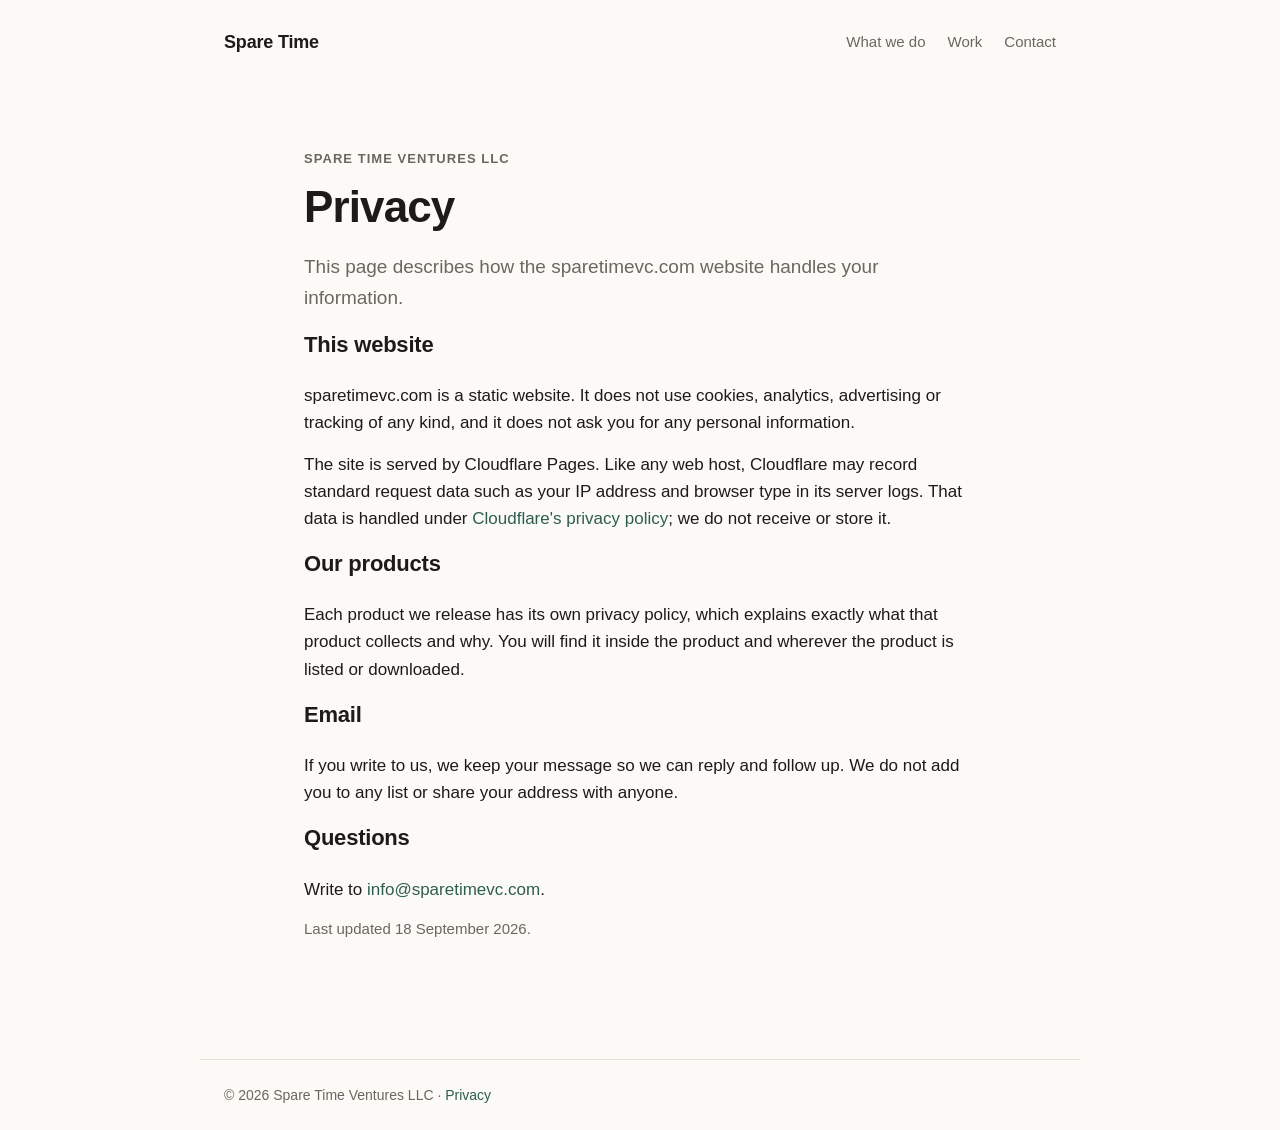
<file: privacy.html>
<!doctype html>
<html lang="en">
<head>
  <meta charset="utf-8">
  <meta name="viewport" content="width=device-width, initial-scale=1">
  <title>Privacy — Spare Time</title>
  <meta name="description" content="Privacy statement for the sparetimevc.com website.">
  <link rel="icon" href="favicon.svg" type="image/svg+xml">
  <link rel="canonical" href="https://sparetimevc.com/privacy.html">
  <link rel="stylesheet" href="style.css">
</head>
<body>
  <header class="top">
    <a class="wordmark" href="./">Spare Time</a>
    <nav>
      <a href="./#what">What we do</a>
      <a href="./#work">Work</a>
      <a href="./#contact">Contact</a>
    </nav>
  </header>

  <main class="narrow">
    <section>
      <p class="eyebrow">Spare Time Ventures LLC</p>
      <h1>Privacy</h1>
      <p class="lede">This page describes how the sparetimevc.com website handles your information.</p>

      <h2>This website</h2>
      <p>sparetimevc.com is a static website. It does not use cookies, analytics, advertising or tracking of any kind, and it does not ask you for any personal information.</p>
      <p>The site is served by Cloudflare Pages. Like any web host, Cloudflare may record standard request data such as your IP address and browser type in its server logs. That data is handled under <a href="https://www.cloudflare.com/privacypolicy/" rel="noopener">Cloudflare's privacy policy</a>; we do not receive or store it.</p>

      <h2>Our products</h2>
      <p>Each product we release has its own privacy policy, which explains exactly what that product collects and why. You will find it inside the product and wherever the product is listed or downloaded.</p>

      <h2>Email</h2>
      <p>If you write to us, we keep your message so we can reply and follow up. We do not add you to any list or share your address with anyone.</p>

      <h2>Questions</h2>
      <p>Write to <a href="mailto:info@sparetimevc.com">info@sparetimevc.com</a>.</p>

      <p class="muted">Last updated 18 September 2026.</p>
    </section>
  </main>

  <footer>
    <p>© 2026 Spare Time Ventures LLC · <a href="privacy.html">Privacy</a></p>
  </footer>
</body>
</html>
</file>
<file: style.css>
:root {
  --bg: #fbfaf7;
  --surface: #ffffff;
  --text: #1c1b18;
  --muted: #6b675e;
  --line: #e6e2d8;
  --accent: #2f5d50;
  --accent-ink: #ffffff;
  color-scheme: light dark;
}
@media (prefers-color-scheme: dark) {
  :root {
    --bg: #14151a;
    --surface: #1c1e25;
    --text: #ecebe6;
    --muted: #9b998f;
    --line: #2a2d36;
    --accent: #8fc7b3;
    --accent-ink: #10201a;
  }
}
* { box-sizing: border-box; }
html { scroll-behavior: smooth; }
body {
  margin: 0;
  background: var(--bg);
  color: var(--text);
  font-family: -apple-system, BlinkMacSystemFont, "SF Pro Text", "Segoe UI", Inter, Roboto, Helvetica, Arial, sans-serif;
  font-size: 17px;
  line-height: 1.6;
  -webkit-font-smoothing: antialiased;
}
a { color: var(--accent); text-decoration: none; }
a:hover { text-decoration: underline; }

.top {
  max-width: 880px;
  margin: 0 auto;
  padding: 28px 24px;
  display: flex;
  align-items: center;
  justify-content: space-between;
  gap: 16px;
}
.wordmark {
  font-weight: 700;
  letter-spacing: -0.01em;
  color: var(--text);
  font-size: 18px;
}
.wordmark:hover { text-decoration: none; }
nav { display: flex; gap: 22px; font-size: 15px; }
nav a { color: var(--muted); }
nav a:hover { color: var(--text); text-decoration: none; }

main {
  max-width: 880px;
  margin: 0 auto;
  padding: 24px 24px 64px;
}
main.narrow { max-width: 720px; }
section { padding: 40px 0; border-top: 1px solid var(--line); }
section:first-child { border-top: 0; }

.hero { padding: 56px 0 64px; }
.eyebrow {
  margin: 0 0 12px;
  font-size: 13px;
  font-weight: 600;
  letter-spacing: 0.08em;
  text-transform: uppercase;
  color: var(--muted);
}
h1 {
  margin: 0 0 20px;
  font-size: clamp(30px, 5vw, 44px);
  line-height: 1.15;
  letter-spacing: -0.02em;
  max-width: 20ch;
}
h2 {
  margin: 0 0 20px;
  font-size: 22px;
  letter-spacing: -0.01em;
}
h3 { margin: 0 0 8px; font-size: 17px; }
p { margin: 0 0 14px; }
.lede { font-size: 19px; color: var(--muted); max-width: 56ch; }
.muted { color: var(--muted); font-size: 15px; }

.button {
  display: inline-block;
  margin-top: 12px;
  padding: 12px 22px;
  border-radius: 999px;
  background: var(--accent);
  color: var(--accent-ink);
  font-weight: 600;
  font-size: 15px;
}
.button:hover { text-decoration: none; opacity: 0.92; }

.grid {
  display: grid;
  grid-template-columns: repeat(3, 1fr);
  gap: 16px;
}
.grid article, .project {
  background: var(--surface);
  border: 1px solid var(--line);
  border-radius: 14px;
  padding: 22px;
}
.grid p, .project p { margin: 0; color: var(--muted); font-size: 15.5px; }
.project { margin-bottom: 16px; }

footer {
  max-width: 880px;
  margin: 0 auto;
  padding: 24px;
  border-top: 1px solid var(--line);
  color: var(--muted);
  font-size: 14px;
}
footer p { margin: 0; }

@media (max-width: 720px) {
  .grid { grid-template-columns: 1fr; }
  .top { padding: 20px 16px; }
  main, footer { padding-left: 16px; padding-right: 16px; }
  nav { gap: 16px; font-size: 14px; }
  .hero { padding: 36px 0 44px; }
}
</file>
